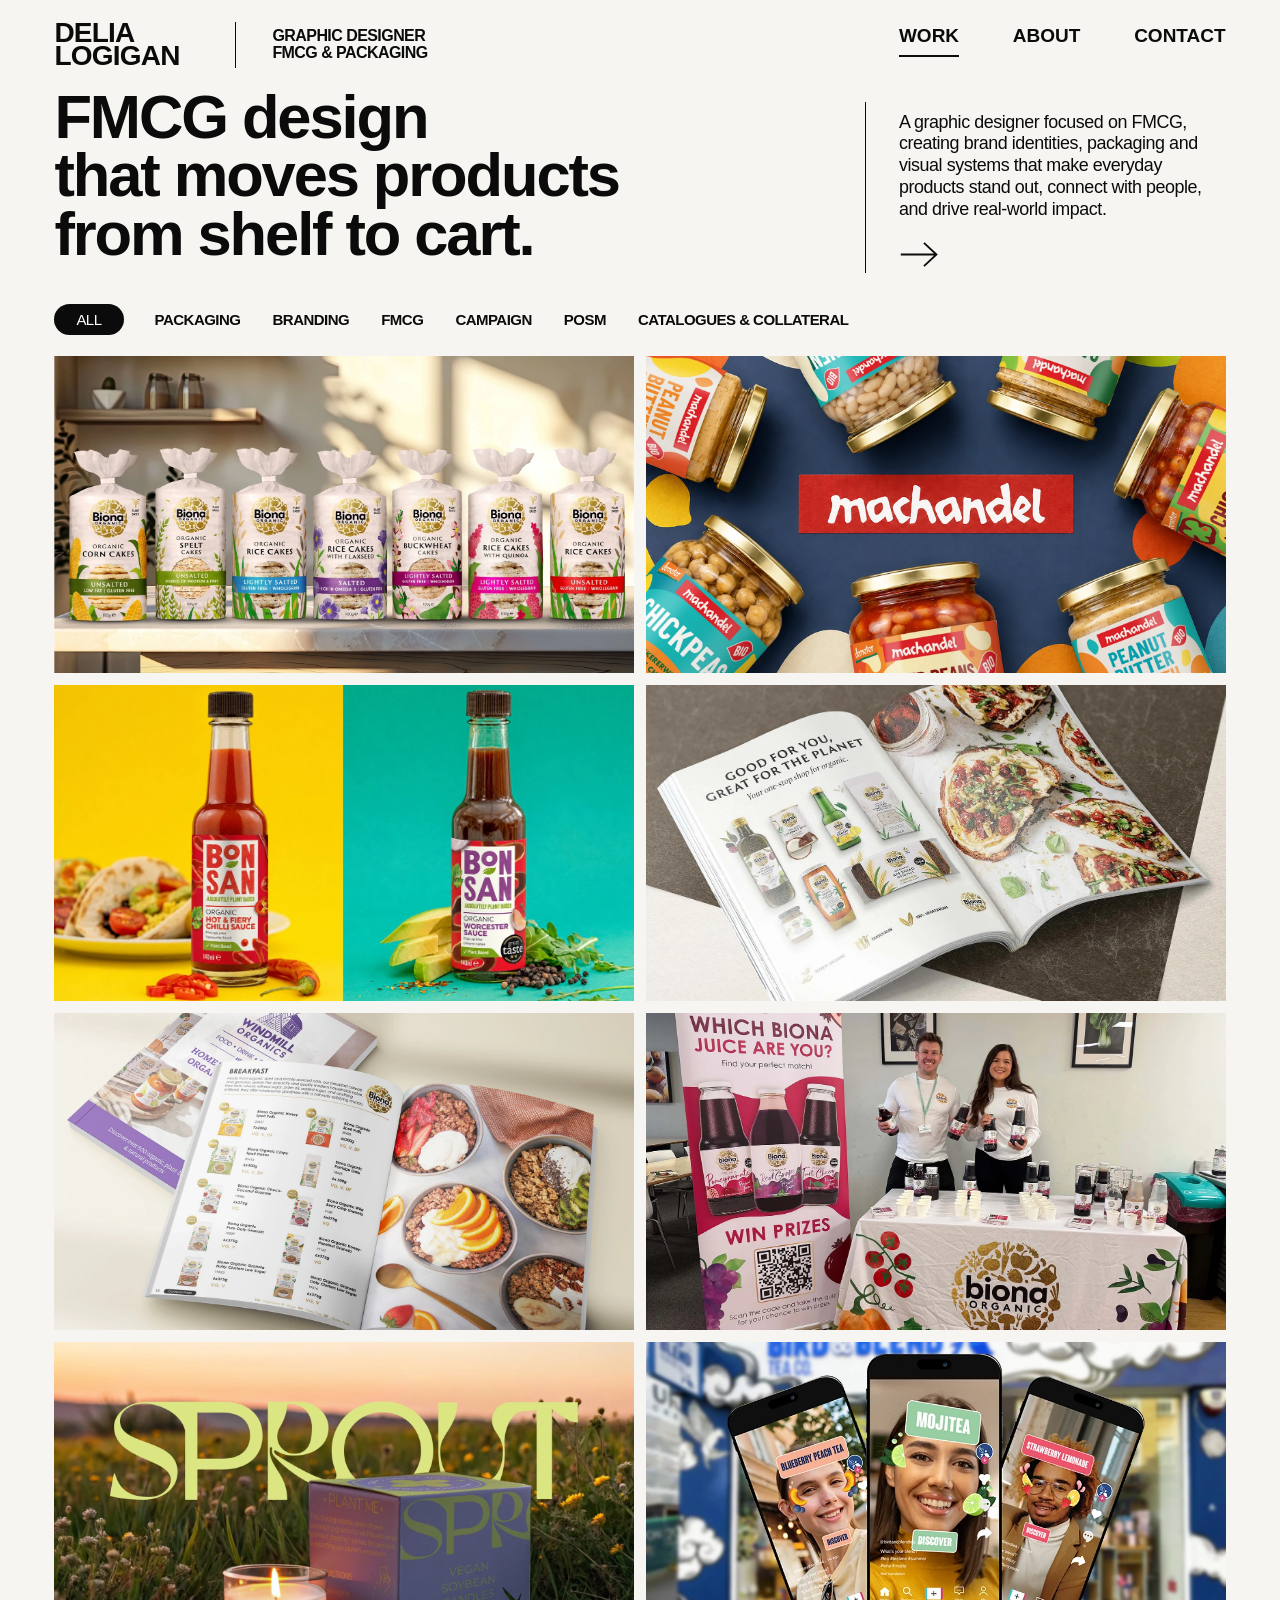
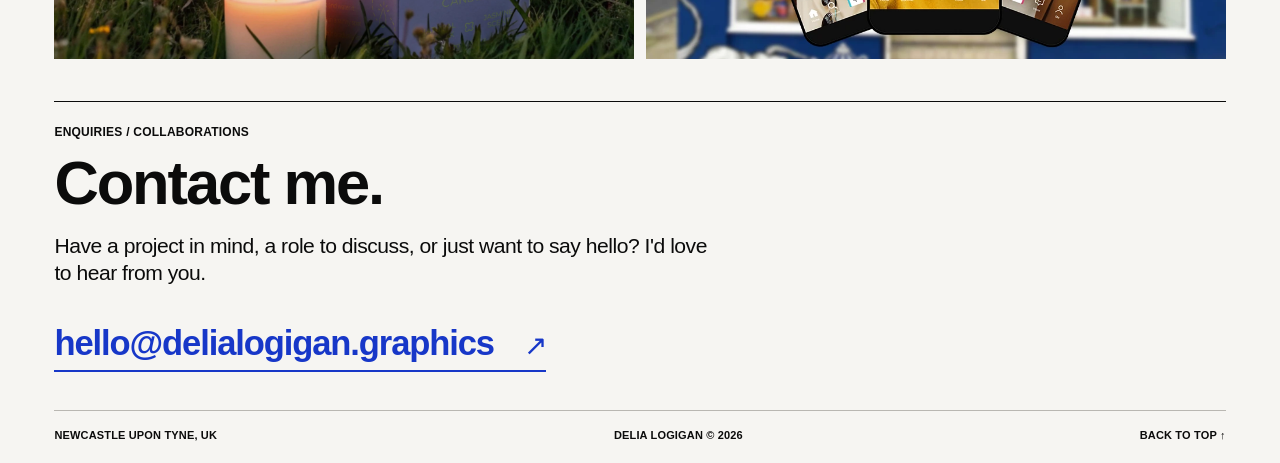
<file: index.html>
<!doctype html>
<html lang="en" data-type="service" data-motion="quiet">
<head>
  <meta charset="UTF-8">
  <meta name="viewport" content="width=device-width, initial-scale=1">
  <meta name="page-type" content="service">
  <meta name="site-kind" content="other">
  <meta name="theme-color" content="#f6f5f2">
  <meta name="description" content="Delia Logigan — graphic designer specialising in FMCG, packaging, branding, catalogues and marketing collateral.">
  <meta property="og:title" content="Delia Logigan — Graphic Designer">
  <meta property="og:description" content="FMCG design that moves products from shelf to cart.">
  <title>Delia Logigan — Graphic Designer · FMCG &amp; Packaging</title>
  <link rel="icon" type="image/svg+xml" href="assets/favicon.svg">
  <link rel="stylesheet" href="styles.css">
  <script defer src="content.js"></script>
  <script defer src="site.js"></script>
</head>
<body id="top">
  <a class="skip" href="#work">Skip to selected work</a>
  <div class="page-shell">
    <header class="site-header">
      <a class="name-mark" href="./" aria-label="Delia Logigan home"><span>DELIA</span><span>LOGIGAN</span></a>
      <div class="role-mark" aria-label="Graphic designer, FMCG and packaging">
        <span data-role1>GRAPHIC DESIGNER</span>
        <span data-role2>FMCG &amp; PACKAGING</span>
      </div>
      <nav class="nav" aria-label="Main navigation">
        <a class="current" href="#work" aria-current="page">WORK</a>
        <a href="./about.html">ABOUT</a>
        <a href="#contact">CONTACT</a>
      </nav>
    </header>

    <main>
      <section class="hero" id="about" aria-labelledby="hero-title" data-enter>
        <div class="hero-title-block">
          <h1 id="hero-title"><span>FMCG design</span><span>that moves products</span><span>from shelf to cart.</span></h1>
        </div>
        <div class="hero-aside">
          <p id="intro">A graphic designer focused on FMCG, creating brand identities, packaging and visual systems that make everyday products stand out, connect with people, and drive real-world impact.</p>
          <a class="hero-arrow" href="#work" aria-label="See selected work">
            <svg aria-hidden="true" width="41" height="29" viewBox="0 0 46 30" fill="none"><path d="M2 15H42M28 2l14 13-14 13" stroke="currentColor" stroke-width="2.1"/></svg>
          </a>
        </div>
      </section>

      <section class="work" id="work" aria-label="Selected projects">
        <div class="filters" role="group" aria-label="Filter projects" id="project-filters">
          <button class="filter active" type="button" data-filter="All" aria-pressed="true">ALL</button>
        </div>
        <p class="sr-only" id="filter-status" aria-live="polite"></p>
        <div class="project-grid" id="project-grid"></div>
      </section>
    </main>

    <footer class="contact-section" id="contact" aria-labelledby="contact-heading">
      <div class="contact-intro">
        <p class="contact-kicker">ENQUIRIES / COLLABORATIONS</p>
        <h2 id="contact-heading">Contact me.</h2>
        <p class="contact-description" id="contact-description">Have a project in mind, a role to discuss, or just want to say hello? I'd love to hear from you.</p>
      </div>
      <div class="contact-email" aria-label="Email contact">
        <a class="contact-email-link" id="contact-link" href="mailto:hello@delialogigan.graphics" aria-label="Email hello@delialogigan.graphics">
          <span id="contact-email-address">hello@delialogigan.graphics</span>
          <span class="contact-email-arrow" aria-hidden="true">↗</span>
        </a>
      </div>
      <div class="contact-bottom">
        <span id="footer-location">NEWCASTLE UPON TYNE, UK</span>
        <span>DELIA LOGIGAN © <span id="year">2026</span></span>
        <a href="#top" id="back-top">BACK TO TOP ↑</a>
      </div>
    </footer>
  </div>
</body>
</html>
</file>
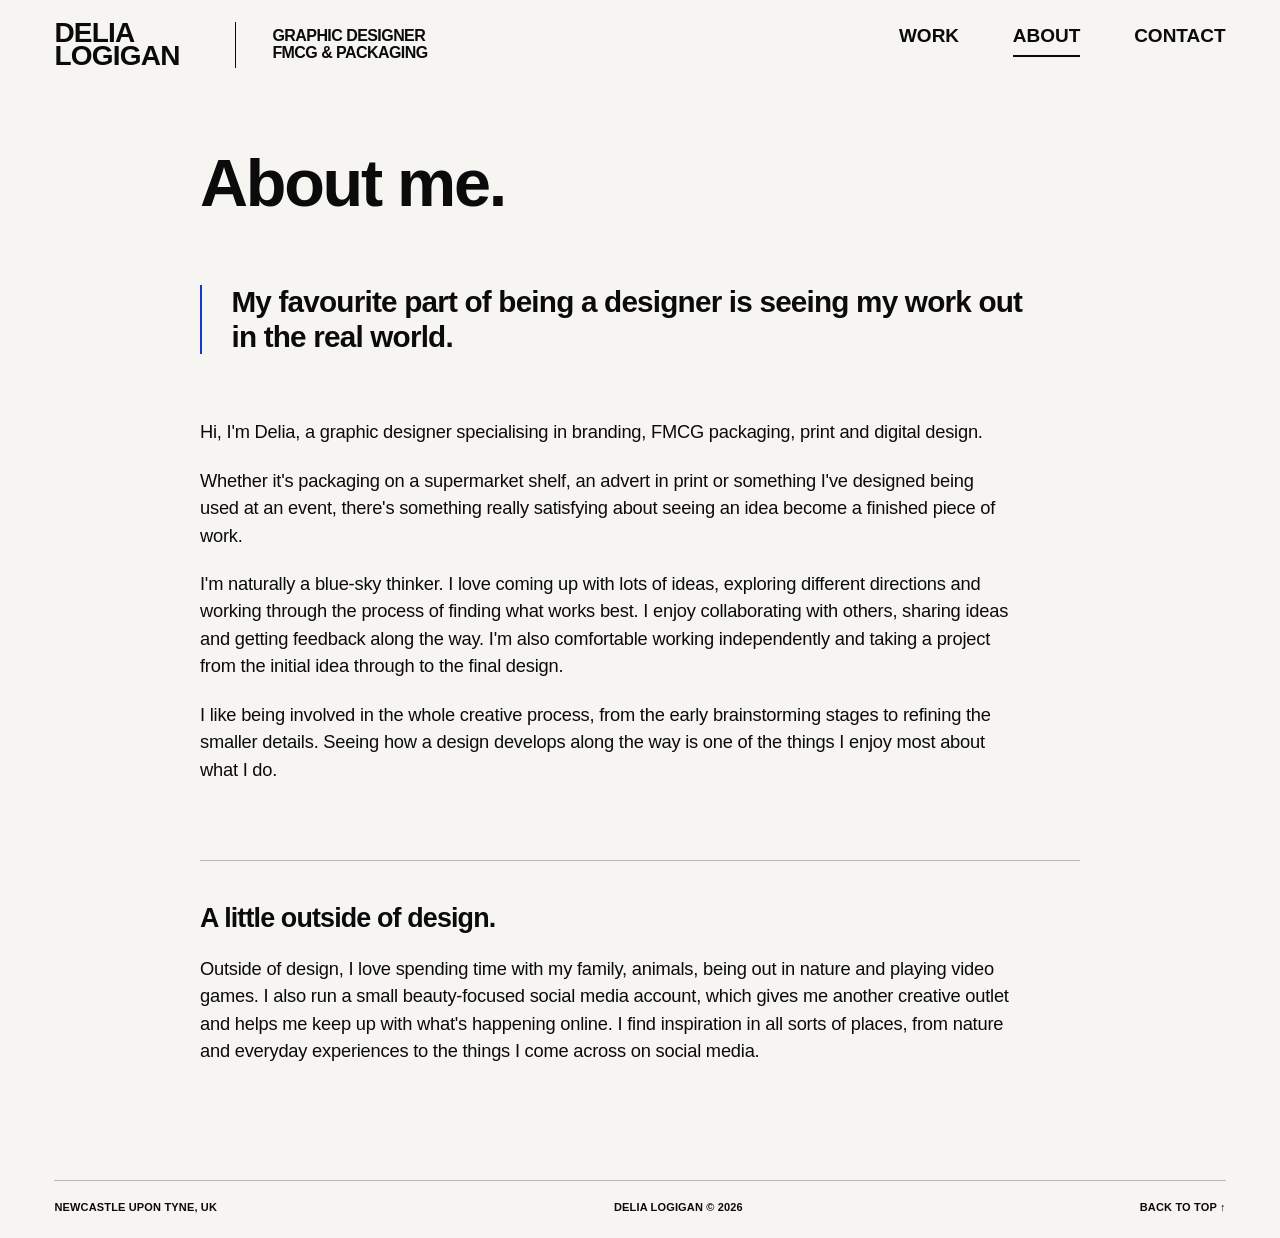
<file: about.html>
<!doctype html>
<html lang="en" data-type="service" data-motion="quiet">
<head>
  <meta charset="UTF-8">
  <meta name="viewport" content="width=device-width, initial-scale=1">
  <meta name="page-type" content="service">
  <meta name="site-kind" content="other">
  <meta name="theme-color" content="#f6f5f2">
  <meta name="description" content="About Delia Logigan, a graphic designer specialising in branding, FMCG packaging, print and digital design.">
  <meta property="og:title" content="About Me — Delia Logigan">
  <meta property="og:description" content="My favourite part of being a designer is seeing my work out in the real world.">
  <title>About Me — Delia Logigan</title>
  <link rel="icon" type="image/svg+xml" href="assets/favicon.svg">
  <link rel="stylesheet" href="styles.css">
  <link rel="stylesheet" href="about.css">
</head>
<body id="top">
  <a class="skip" href="#main">Skip to About Me</a>
  <div class="page-shell">
    <header class="site-header">
      <a class="name-mark" href="./" aria-label="Delia Logigan homepage"><span>DELIA</span><span>LOGIGAN</span></a>
      <div class="role-mark" aria-label="Graphic designer, FMCG and packaging"><span>GRAPHIC DESIGNER</span><span>FMCG &amp; PACKAGING</span></div>
      <nav class="nav" aria-label="Main navigation">
        <a href="./#work">WORK</a>
        <a class="current" href="./about.html" aria-current="page">ABOUT</a>
        <a href="./#contact">CONTACT</a>
      </nav>
    </header>
    <main class="about-main" id="main">
      <header class="about-heading" data-enter>
        <h1>About me.</h1>
      </header>
      <div class="about-readable">
        <section class="about-opening" aria-label="My approach to design">
          <p class="about-statement">My favourite part of being a designer is seeing my work out in the real world.</p>
        </section>
        <section class="about-story" aria-label="My experience and creative process">
          <p>Hi, I'm Delia, a graphic designer specialising in branding, FMCG packaging, print and digital design.</p>
          <p>Whether it's packaging on a supermarket shelf, an advert in print or something I've designed being used at an event, there's something really satisfying about seeing an idea become a finished piece of work.</p>
          <p>I'm naturally a blue-sky thinker. I love coming up with lots of ideas, exploring different directions and working through the process of finding what works best. I enjoy collaborating with others, sharing ideas and getting feedback along the way. I'm also comfortable working independently and taking a project from the initial idea through to the final design.</p>
          <p>I like being involved in the whole creative process, from the early brainstorming stages to refining the smaller details. Seeing how a design develops along the way is one of the things I enjoy most about what I do.</p>
        </section>
        <section class="about-personal" aria-labelledby="personal-heading">
          <h2 id="personal-heading">A little outside of design.</h2>
          <p>Outside of design, I love spending time with my family, animals, being out in nature and playing video games. I also run a small beauty-focused social media account, which gives me another creative outlet and helps me keep up with what's happening online. I find inspiration in all sorts of places, from nature and everyday experiences to the things I come across on social media.</p>
        </section>
      </div>
    </main>
    <footer class="about-footer">
      <span>NEWCASTLE UPON TYNE, UK</span>
      <span>DELIA LOGIGAN © 2026</span>
      <a href="#top">BACK TO TOP ↑</a>
    </footer>
  </div>
</body>
</html>
</file>
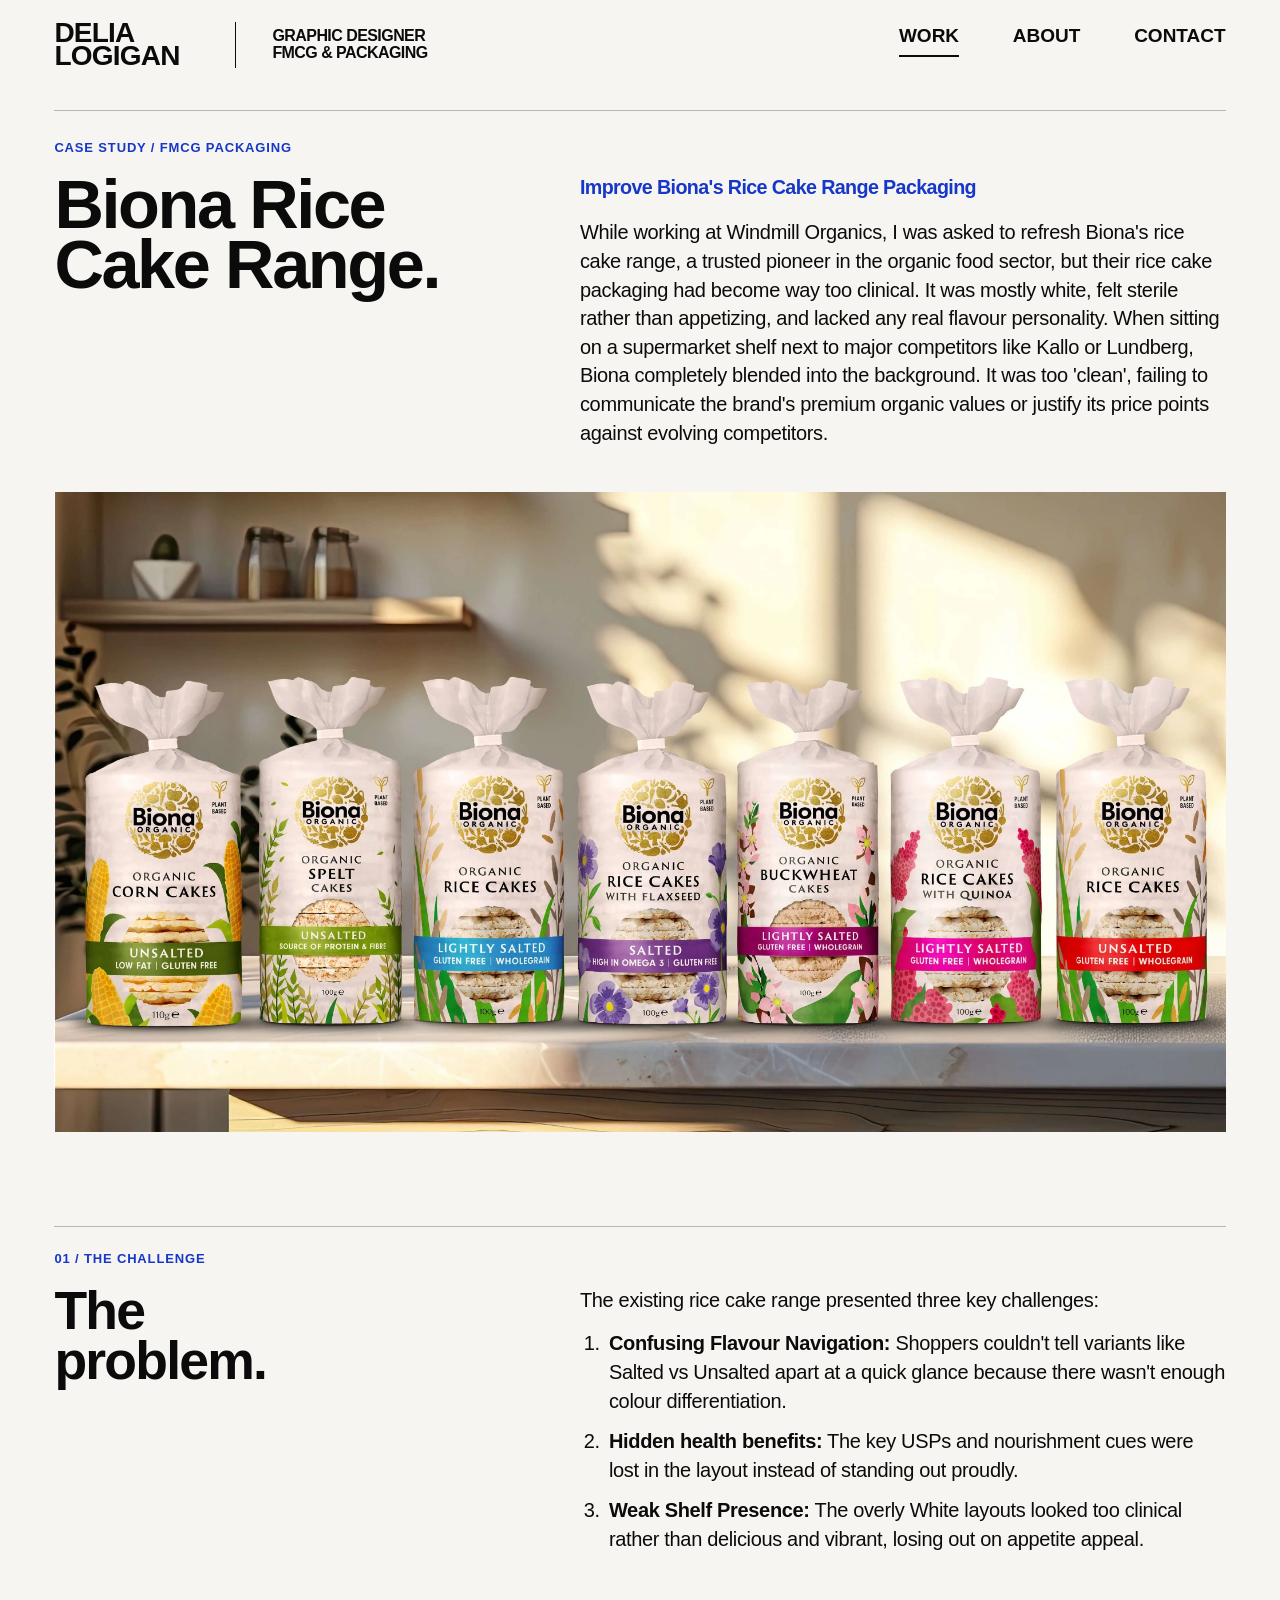
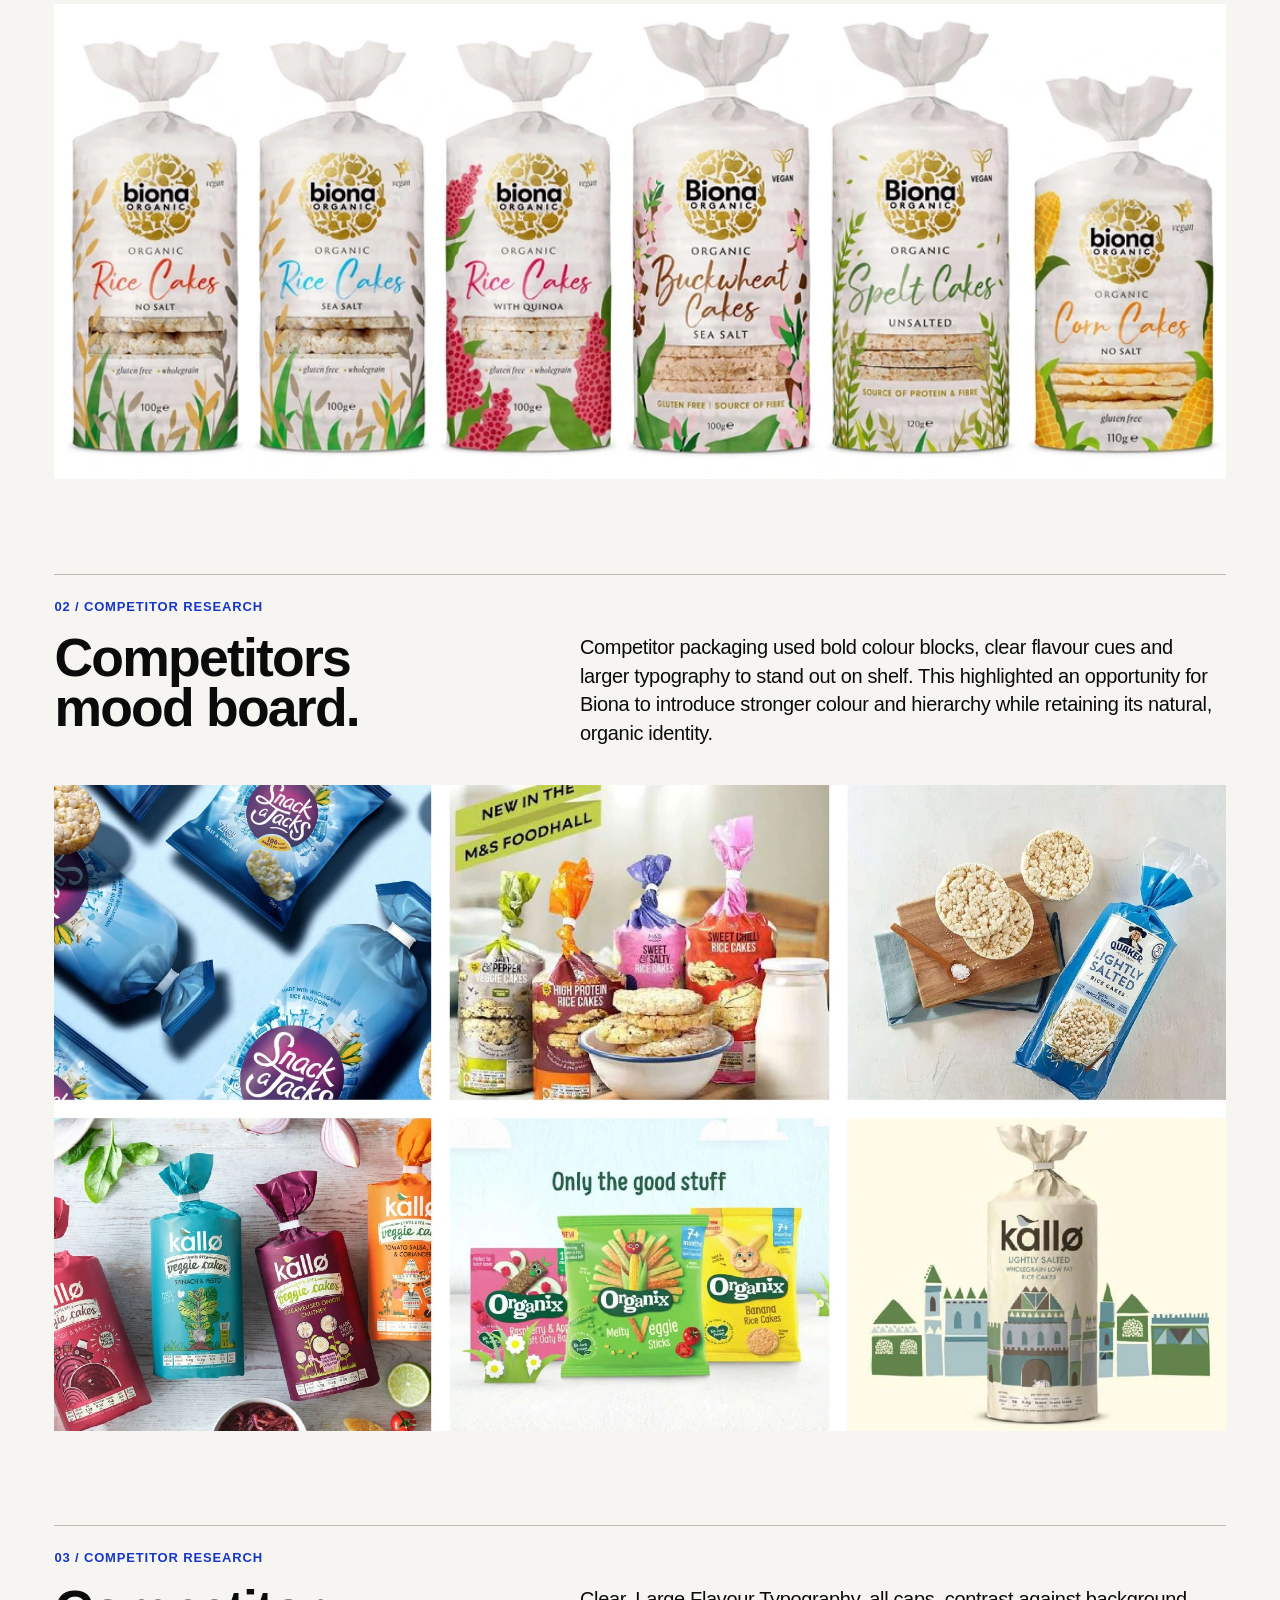
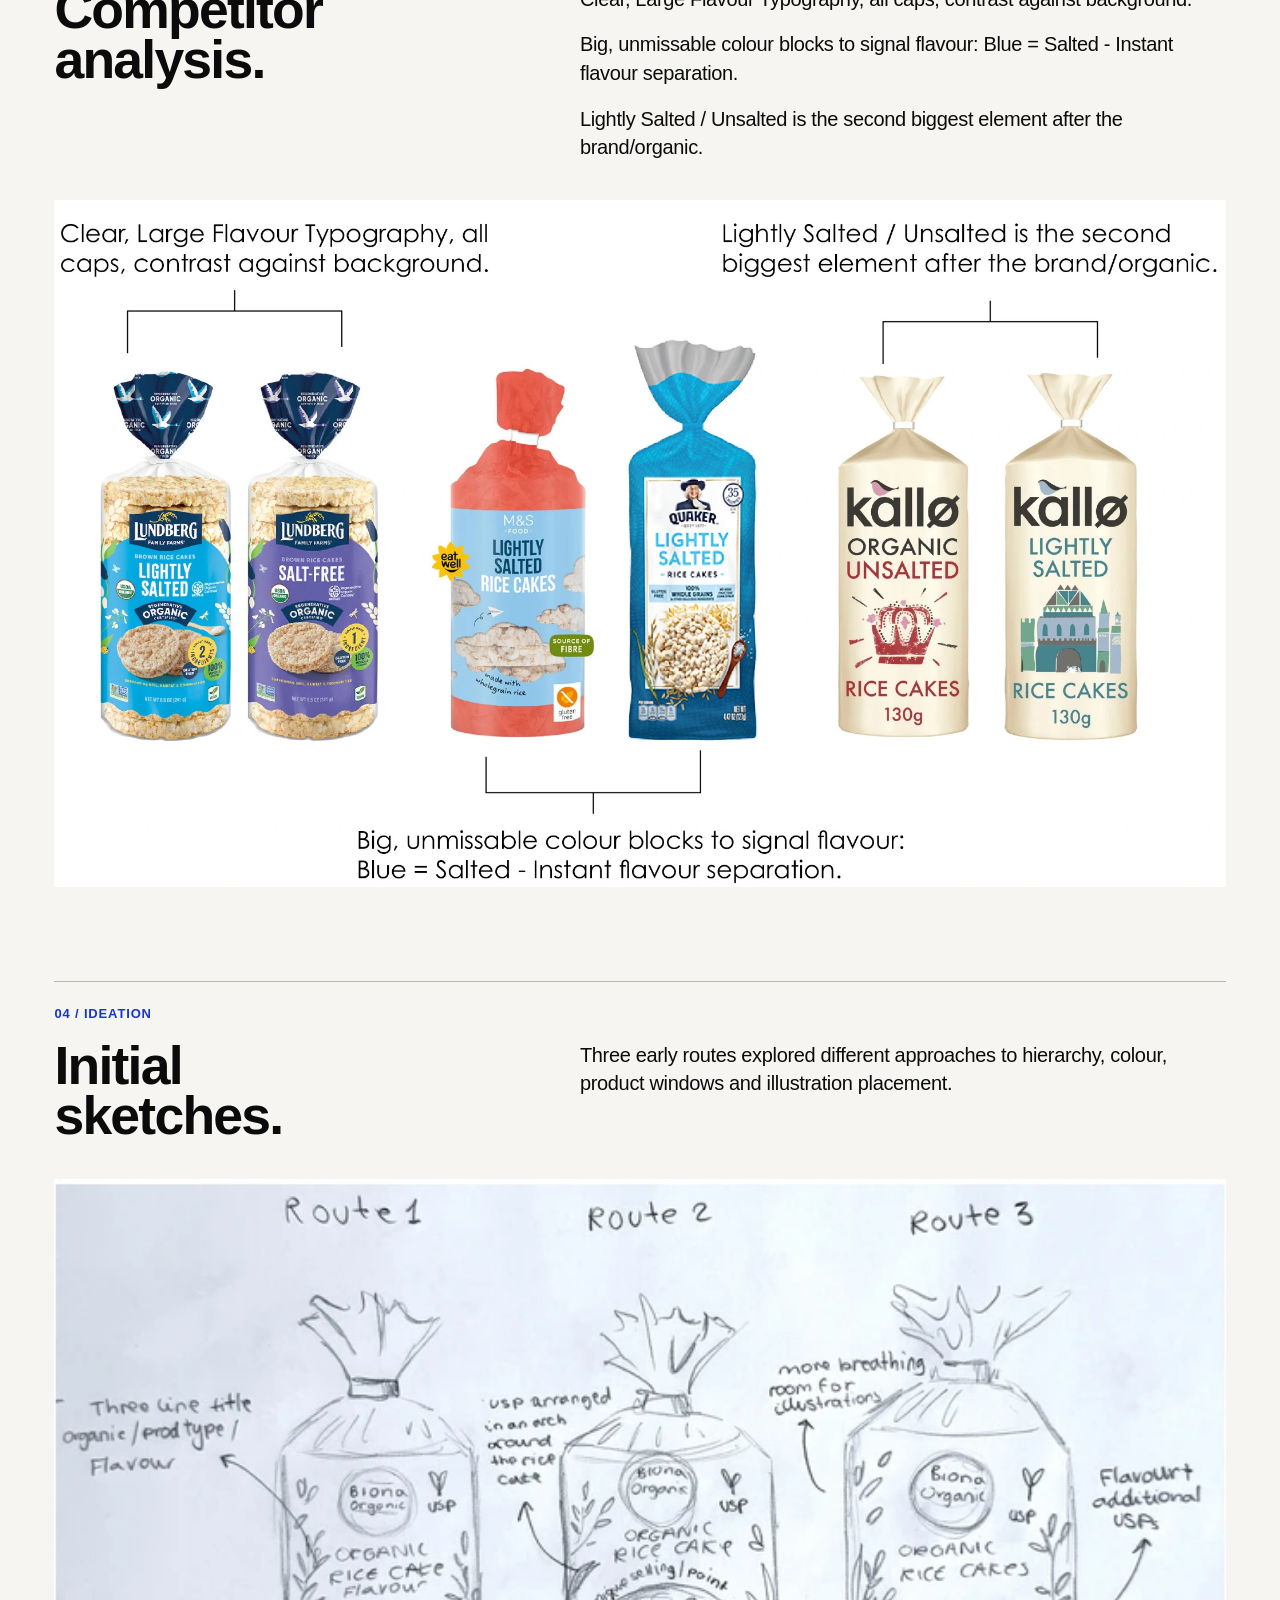
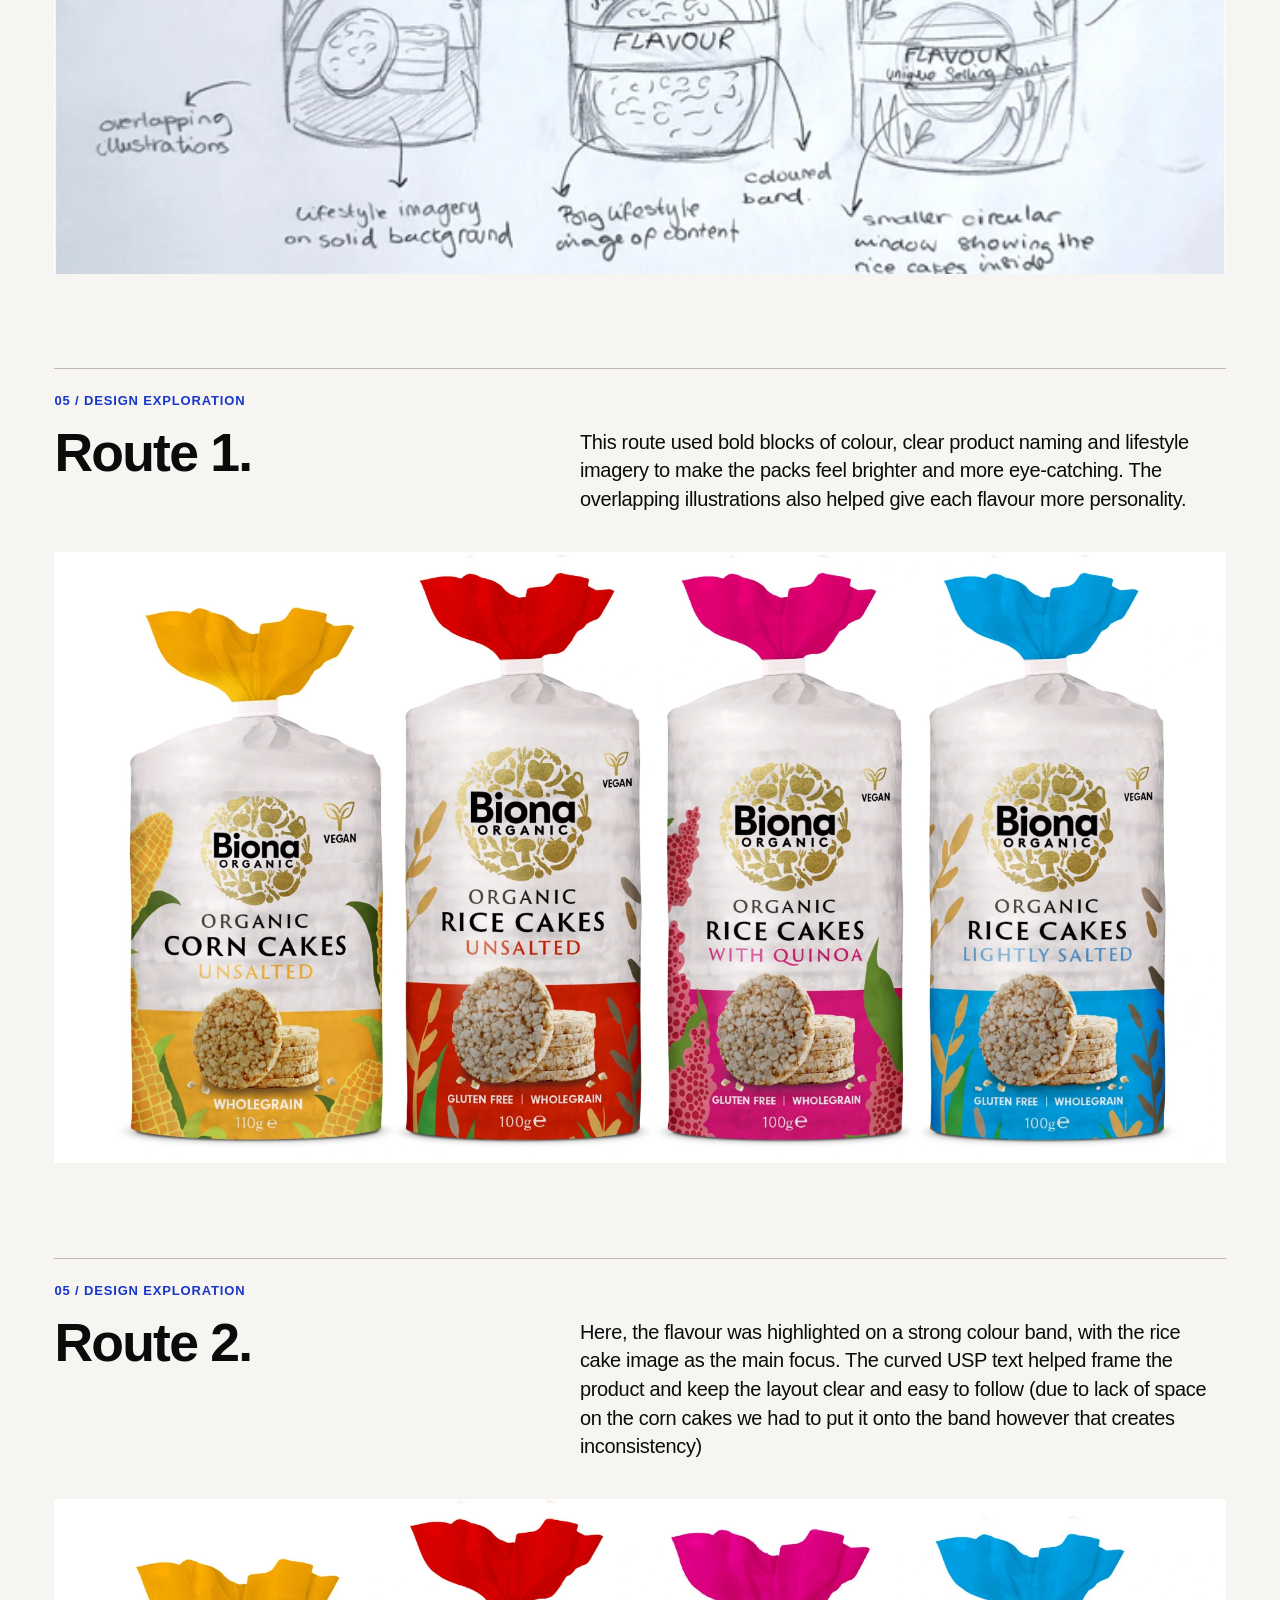
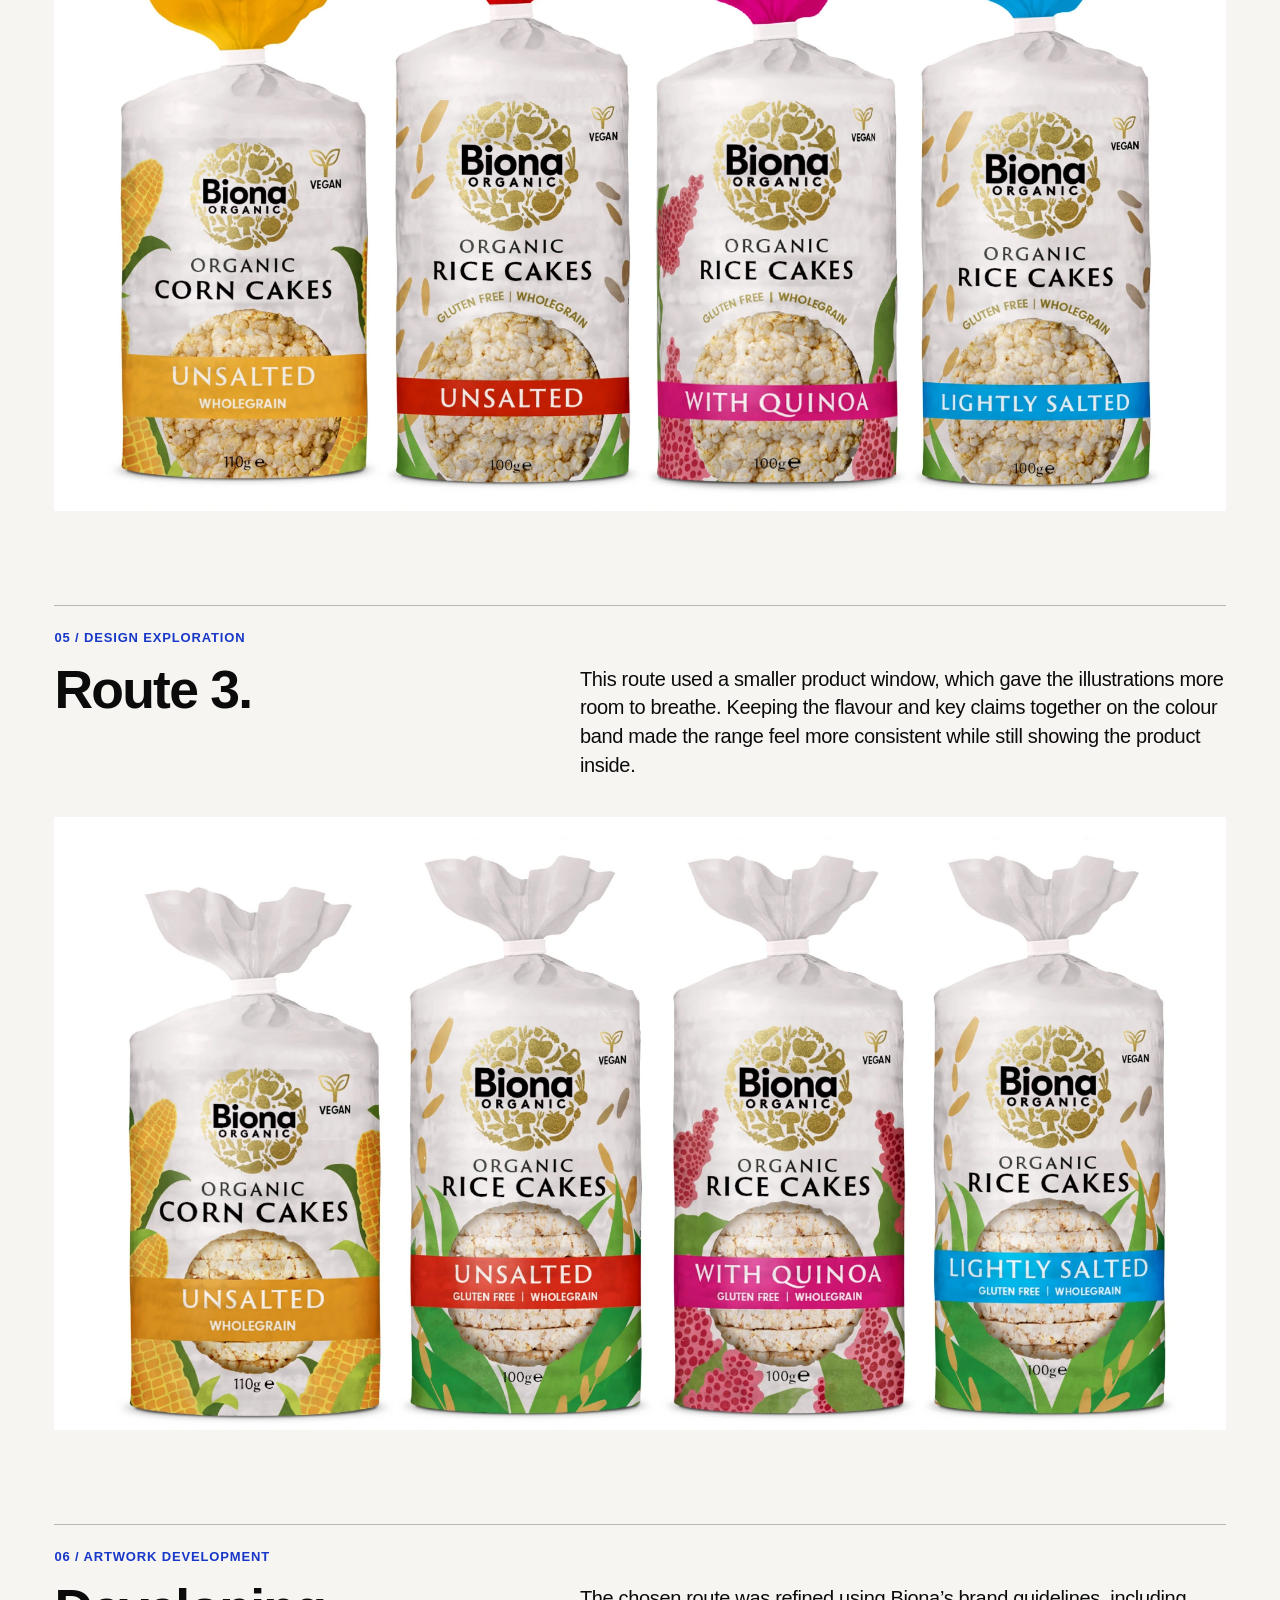
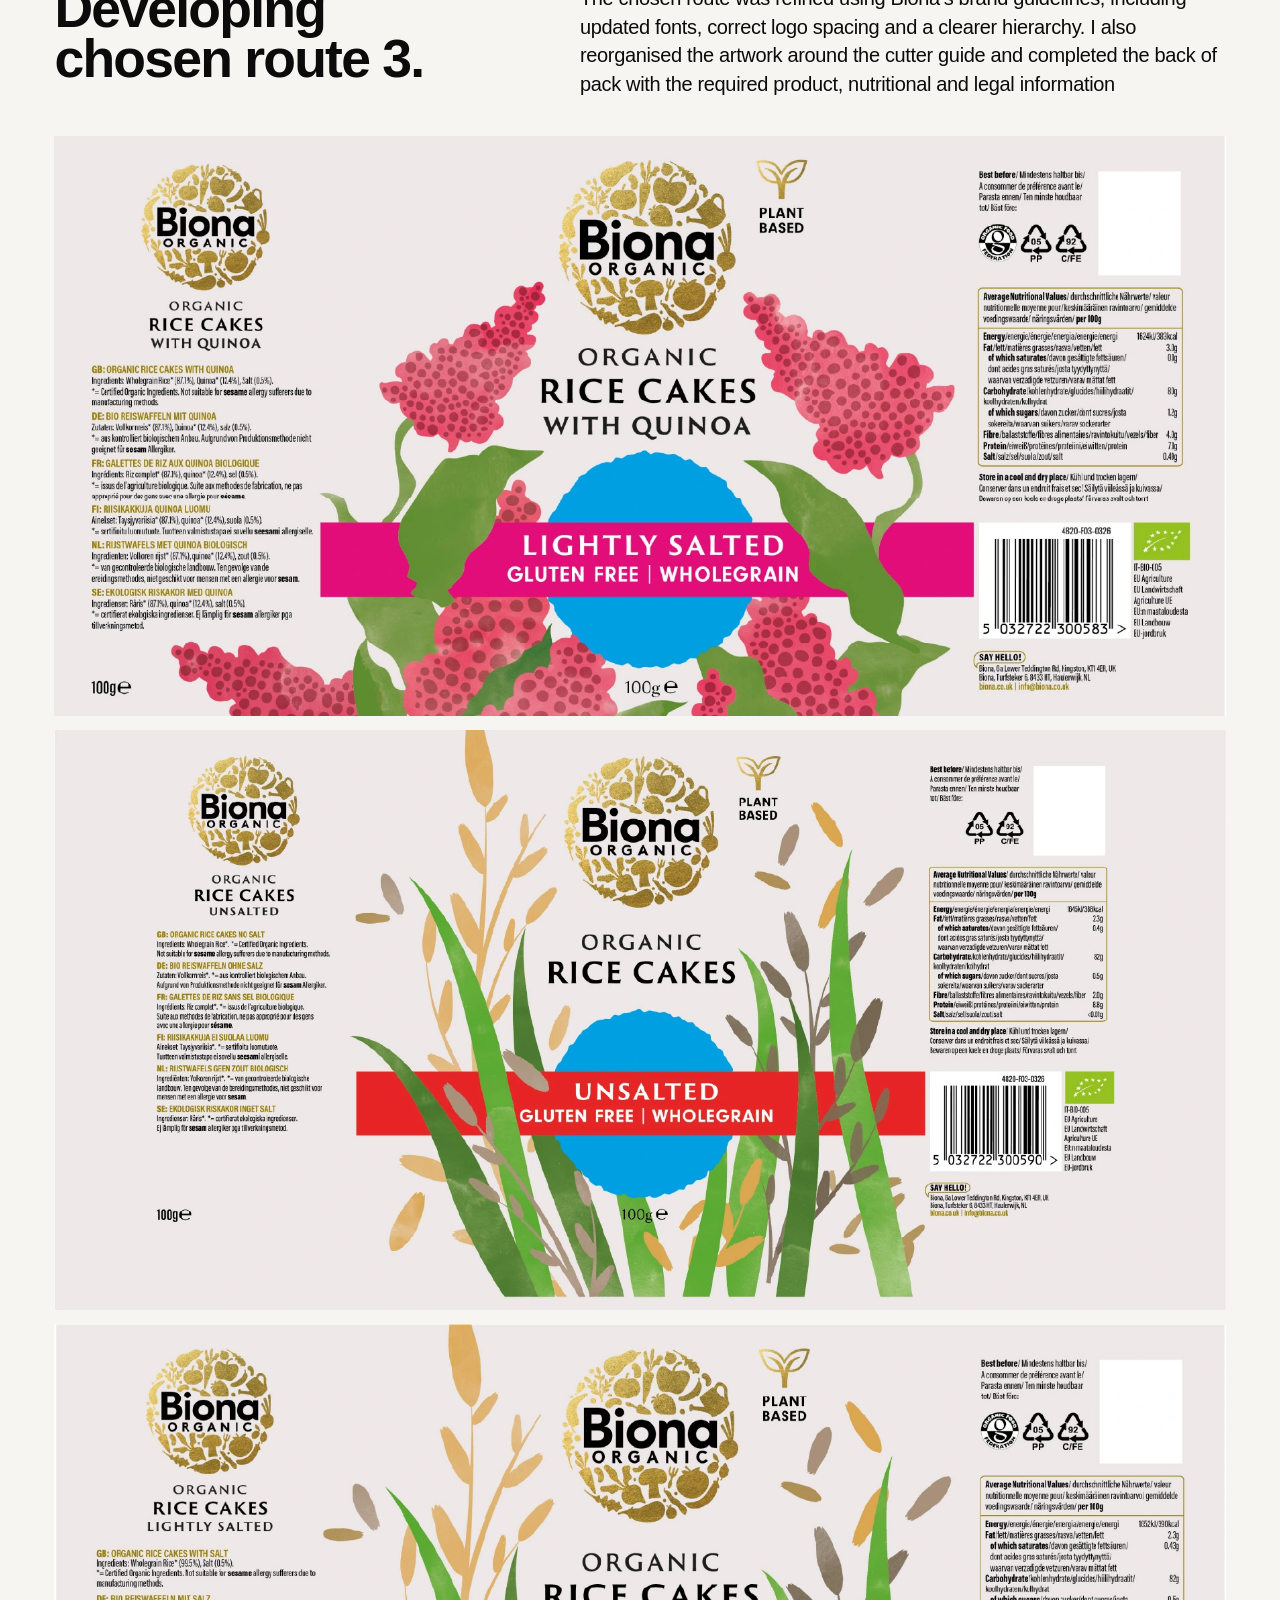
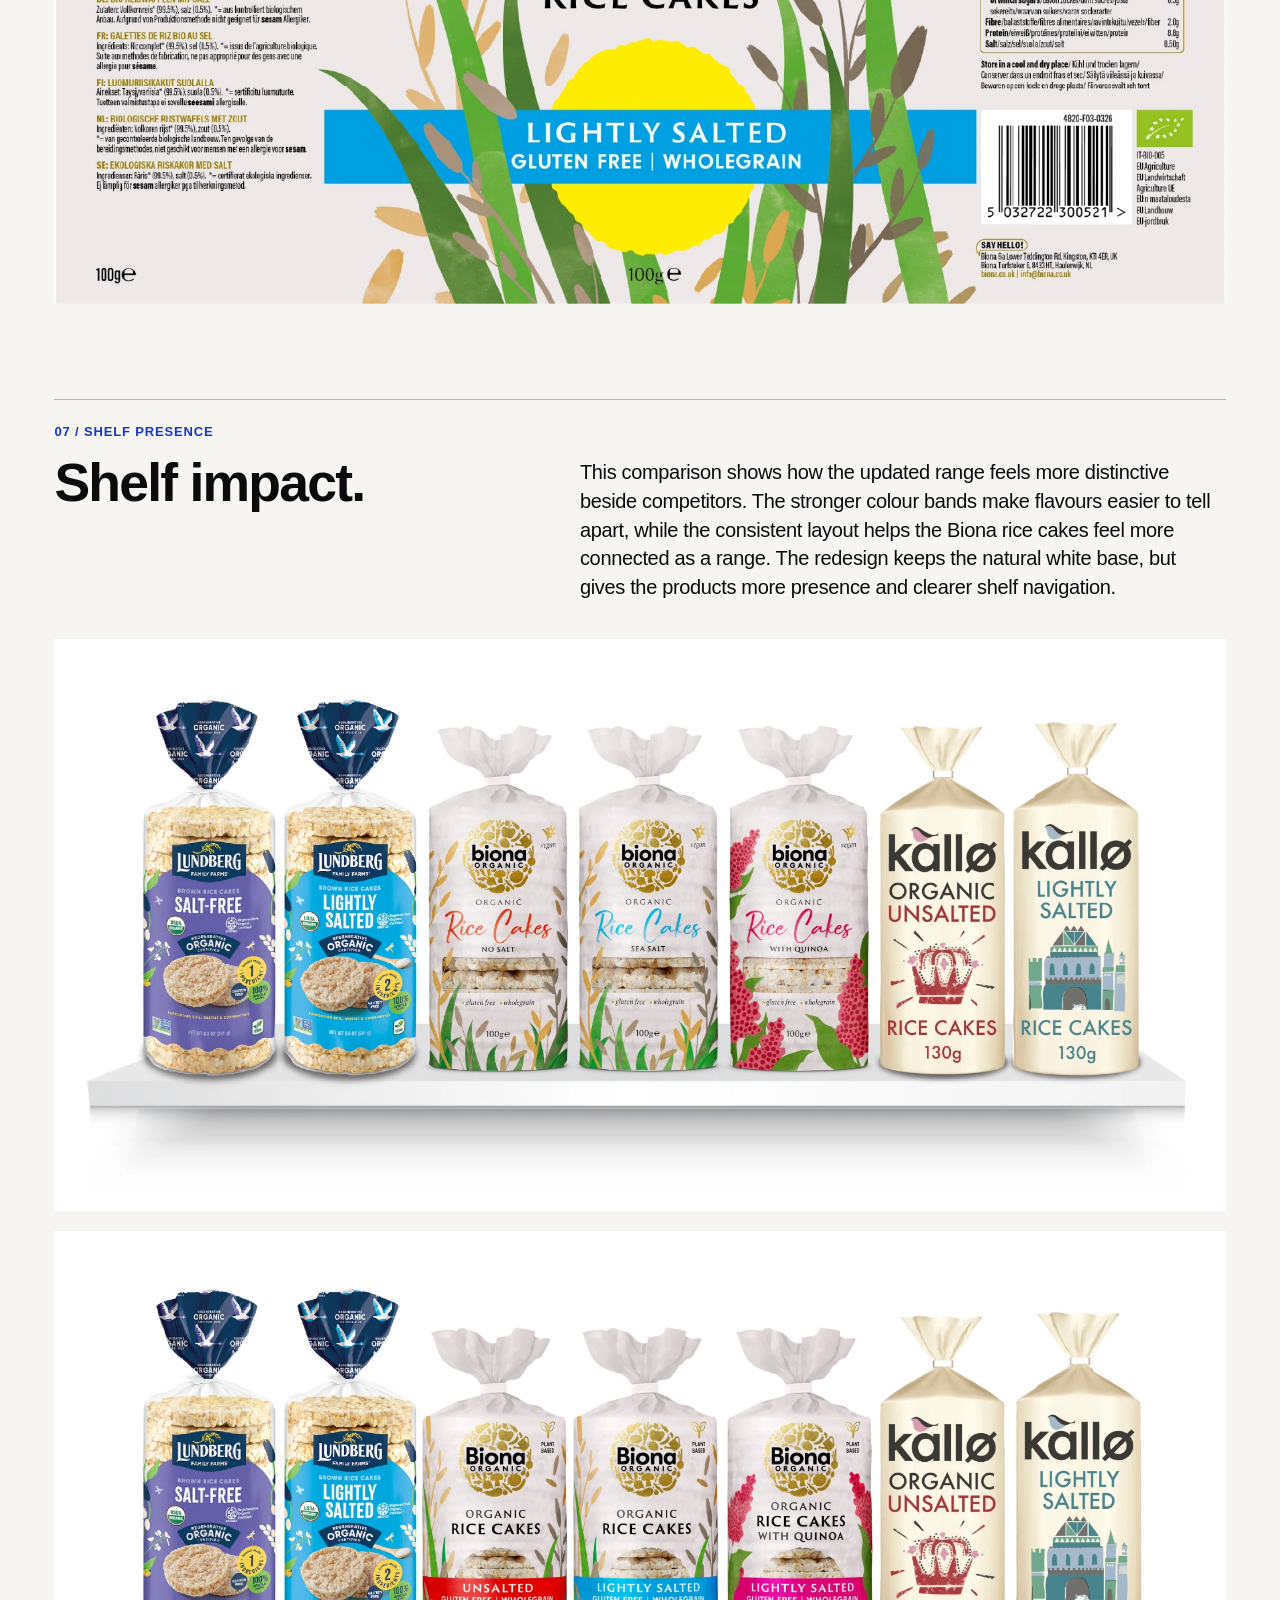
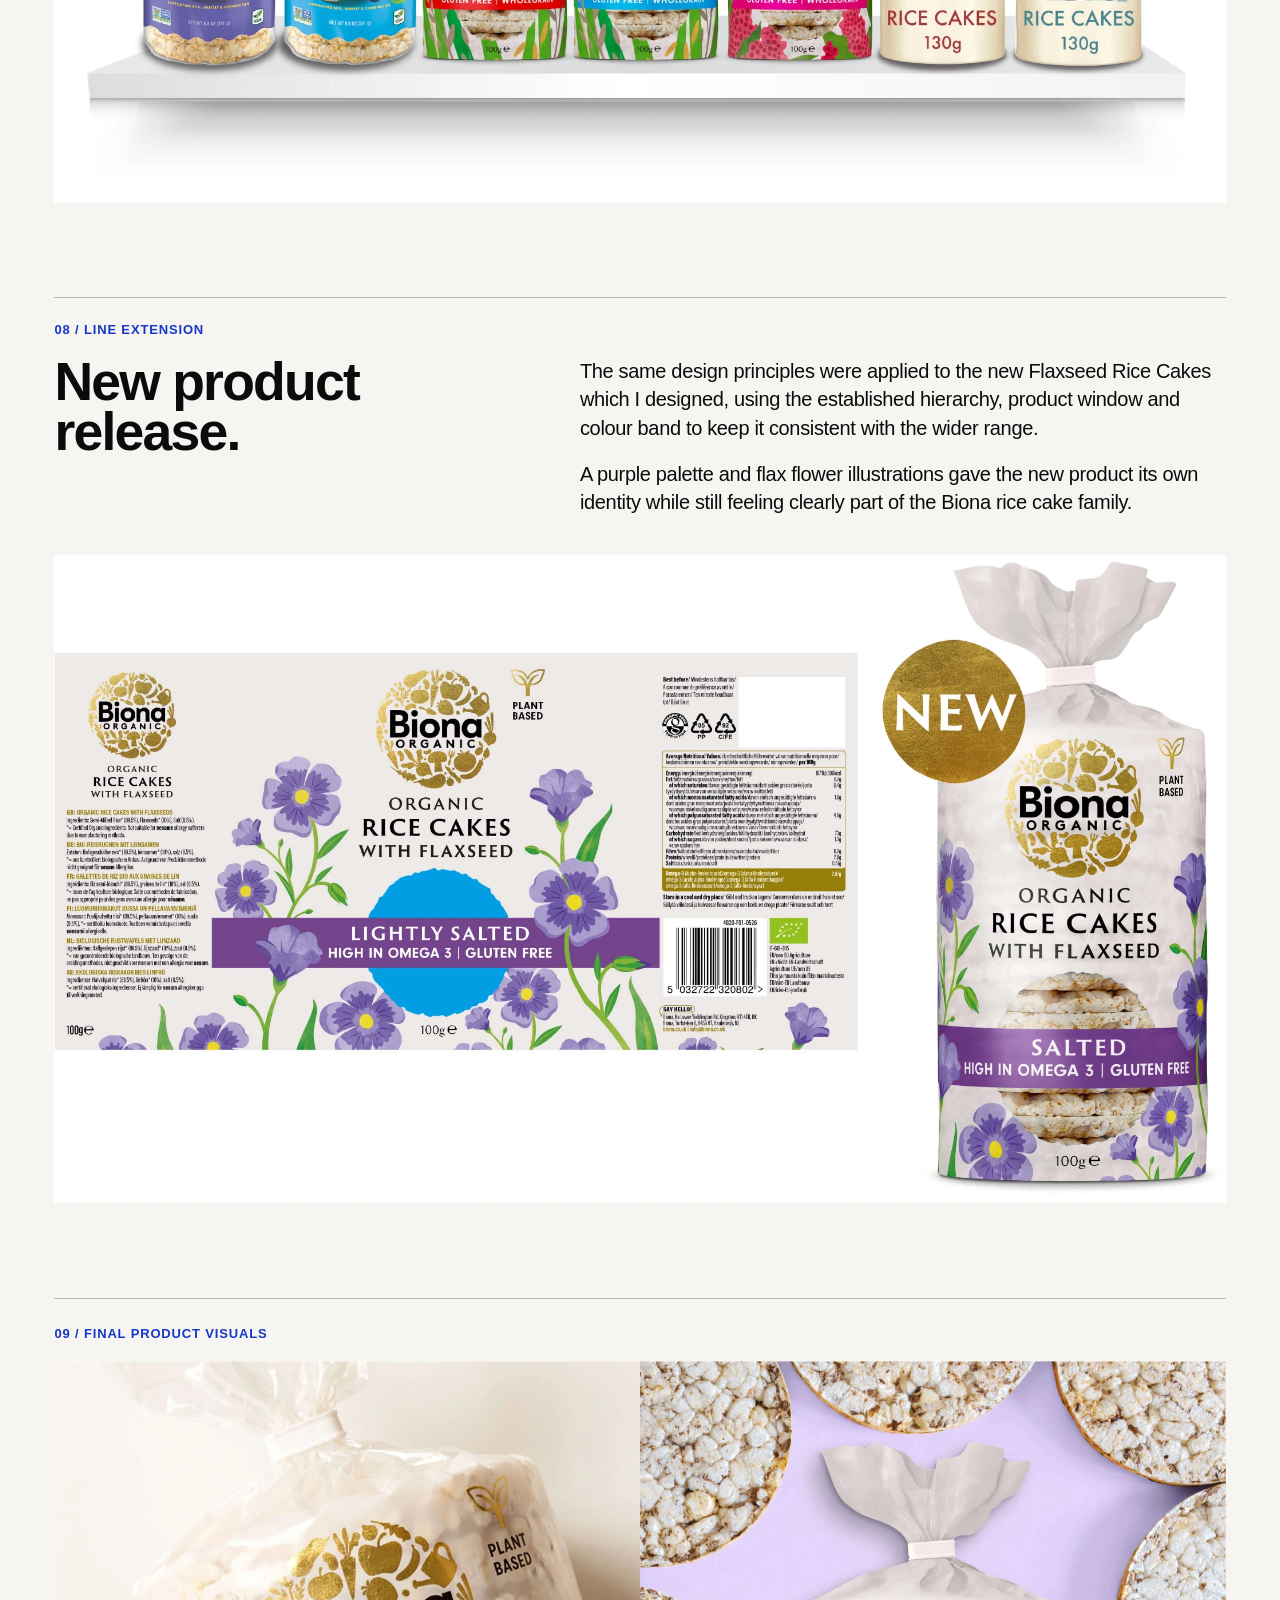
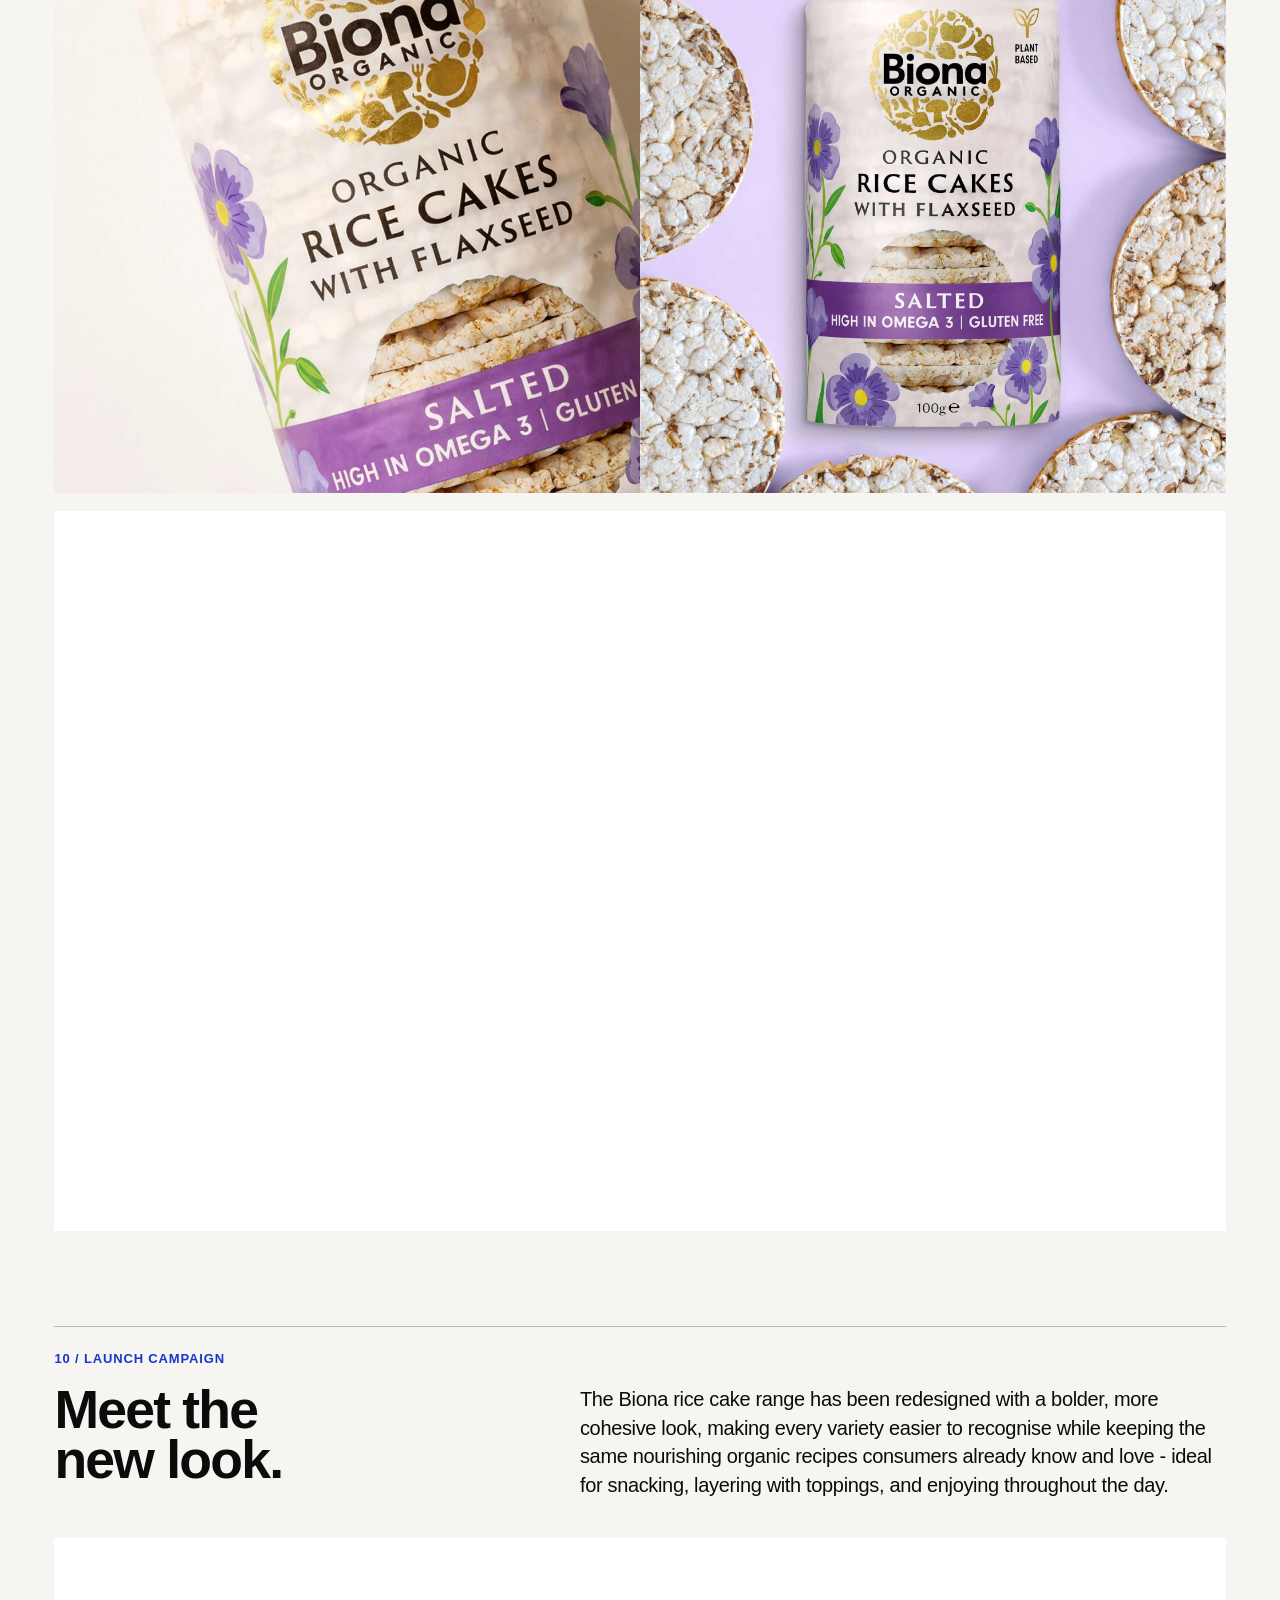
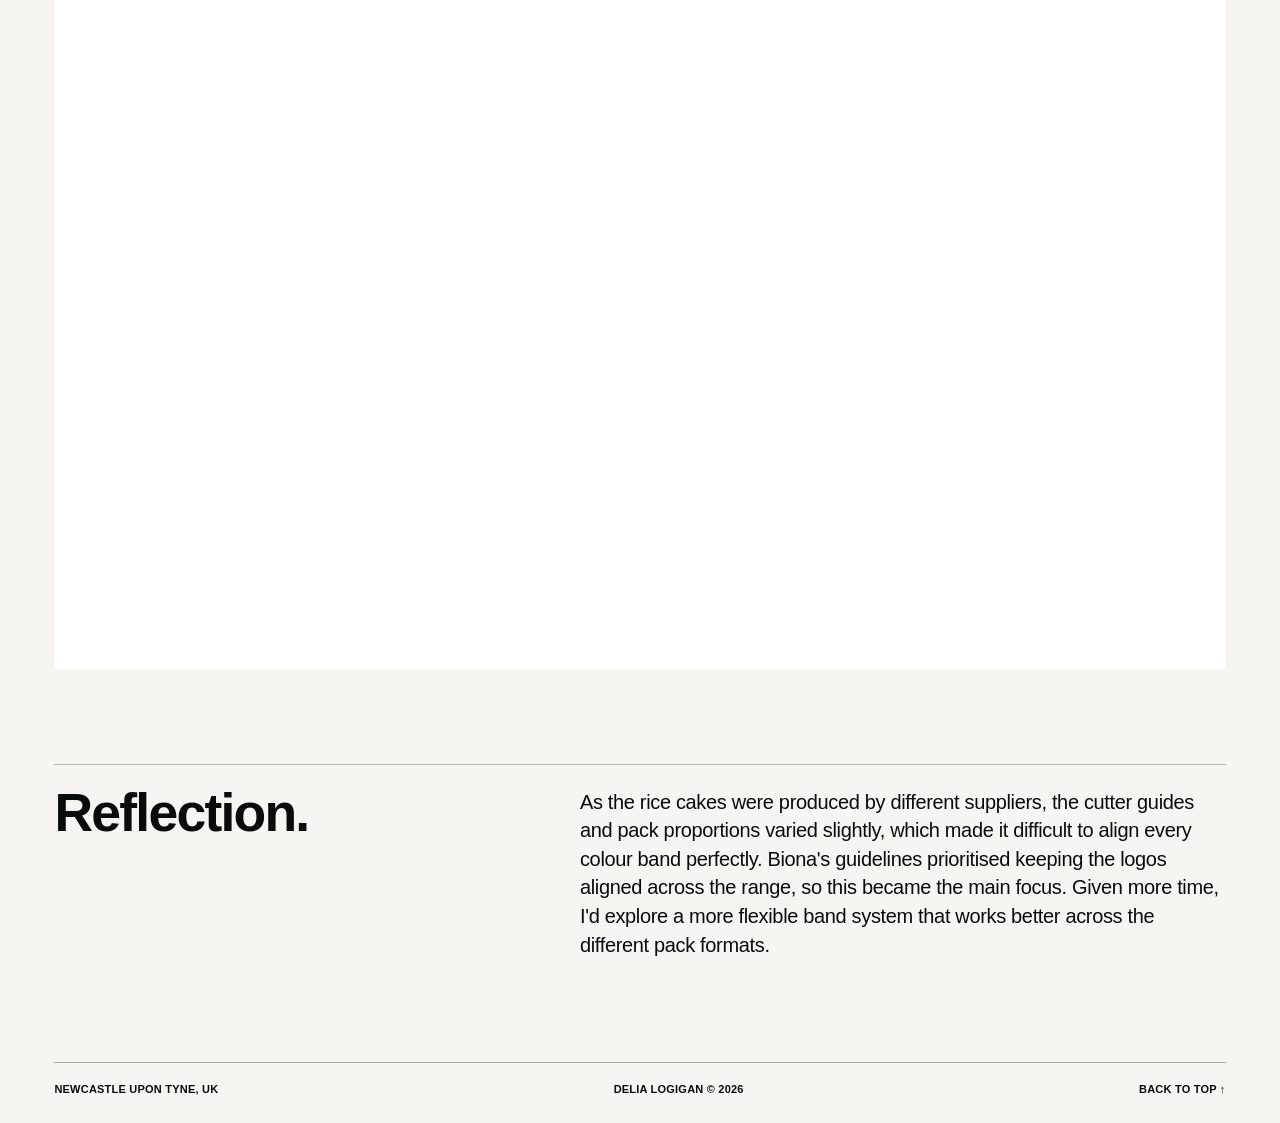
<file: biona-rice-cakes.html>
<!doctype html>
<html lang="en" data-type="service" data-motion="quiet">
<head>
  <meta charset="UTF-8">
  <meta name="viewport" content="width=device-width, initial-scale=1">
  <meta name="page-type" content="service">
  <meta name="site-kind" content="other">
  <meta name="theme-color" content="#f6f5f2">
  <meta name="description" content="Biona Rice Cake Range — packaging refresh case study by Delia Logigan. Original range, competitor research, three creative routes, shelf impact and line extension.">
  <meta property="og:title" content="Biona Rice Cake Range — Delia Logigan">
  <meta property="og:description" content="Improving flavour navigation and shelf presence for the Biona Organic rice cake range.">
  <title>Biona Rice Cake Range — Delia Logigan</title>
  <link rel="icon" type="image/svg+xml" href="assets/favicon.svg">
  <link rel="stylesheet" href="styles.css">
  <link rel="stylesheet" href="biona-case.css">
</head>
<body id="top">
<a class="skip" href="#main">Skip to case study</a>
<div class="page-shell">
  <header class="site-header">
    <a class="name-mark" href="./" aria-label="Delia Logigan homepage"><span>DELIA</span><span>LOGIGAN</span></a>
    <div class="role-mark"><span>GRAPHIC DESIGNER</span><span>FMCG &amp; PACKAGING</span></div>
    <nav class="nav" aria-label="Main navigation">
      <a class="current" href="./#work">WORK</a><a href="./about.html">ABOUT</a><a href="./#contact">CONTACT</a>
    </nav>
  </header>
  <main id="main" class="bc-main">
    <!-- INTRO: left title, full original story at right; wide original product photograph below -->
    <section class="bc-intro" aria-labelledby="case-title" data-enter>
      <p class="bc-index">CASE STUDY / FMCG PACKAGING</p>
      <div class="bc-split bc-intro-split">
        <h1 id="case-title">Biona Rice<br>Cake Range<span class="bc-dot">.</span></h1>
        <div class="bc-intro-text">
          <h2>Improve Biona's Rice Cake Range Packaging</h2>
          <p>While working at Windmill Organics, I was asked to refresh Biona's rice cake range, a trusted pioneer in the organic food sector, but their rice cake packaging had become way too clinical. It was mostly white, felt sterile rather than appetizing, and lacked any real flavour personality. When sitting on a supermarket shelf next to major competitors like Kallo or Lundberg, Biona completely blended into the background. It was too 'clean', failing to communicate the brand's premium organic values or justify its price points against evolving competitors.</p>
        </div>
      </div>
      <div class="bc-media bc-photo bc-hero"><img src="assets/case-rice-cakes/01-hero.webp" alt="Seven redesigned Biona rice cake packs on the kitchen counter" fetchpriority="high" decoding="async"></div>
    </section>

    <!-- PROBLEM: precise hiring-focused rationale with the complete original three points -->
    <section class="bc-section" aria-labelledby="problem-title">
      <p class="bc-index">01 / THE CHALLENGE</p>
      <div class="bc-split bc-chapter-heading">
        <h2 class="bc-display" id="problem-title">The<br>problem<span class="bc-dot">.</span></h2>
        <div class="bc-copy"><p>The existing rice cake range presented three key challenges:</p>
          <ol>
            <li><strong>Confusing Flavour Navigation:</strong> Shoppers couldn't tell variants like Salted vs Unsalted apart at a quick glance because there wasn't enough colour differentiation.</li>
            <li><strong>Hidden health benefits:</strong> The key USPs and nourishment cues were lost in the layout instead of standing out proudly.</li>
            <li><strong>Weak Shelf Presence:</strong> The overly White layouts looked too clinical rather than delicious and vibrant, losing out on appetite appeal.</li>
          </ol>
        </div>
      </div>
      <div class="bc-media bc-contain"><img src="assets/case-rice-cakes/02-original-range.webp" loading="lazy" decoding="async" alt="The Biona rice cake range before redesign, six product packs on a white background"></div>
    </section>

    <!-- MOOD BOARD -->
    <section class="bc-section" aria-labelledby="mood-title">
      <p class="bc-index">02 / COMPETITOR RESEARCH</p>
      <div class="bc-split bc-chapter-heading">
        <h2 class="bc-display" id="mood-title">Competitors<br>mood board<span class="bc-dot">.</span></h2>
        <div class="bc-copy"><p>Competitor packaging used bold colour blocks, clear flavour cues and larger typography to stand out on shelf. This highlighted an opportunity for Biona to introduce stronger colour and hierarchy while retaining its natural, organic identity.</p></div>
      </div>
      <div class="bc-media bc-contain bc-uncropped"><img src="assets/case-rice-cakes/03-competitor-moodboard.webp" loading="lazy" decoding="async" alt="Six competitor packaging mood board images arranged in a three by two grid"></div>
    </section>

    <!-- ANALYSIS: native annotations preserved and legible -->
    <section class="bc-section" aria-labelledby="analysis-title">
      <p class="bc-index">03 / COMPETITOR RESEARCH</p>
      <div class="bc-split bc-chapter-heading">
        <h2 class="bc-display" id="analysis-title">Competitor<br>analysis<span class="bc-dot">.</span></h2>
        <div class="bc-copy"><p>Clear, Large Flavour Typography, all caps, contrast against background.</p>
          <p>Big, unmissable colour blocks to signal flavour: Blue = Salted - Instant flavour separation.</p>
          <p>Lightly Salted / Unsalted is the second biggest element after the brand/organic.</p></div>
      </div>
      <div class="bc-media bc-contain bc-uncropped"><img src="assets/case-rice-cakes/04-competitor-analysis.webp" loading="lazy" decoding="async" alt="Annotated competitor analysis of Lundberg, M and S, Quaker and Kallo packaging"></div>
    </section>

    <!-- IDEATION: large scans maintain the original handwriting -->
    <section class="bc-section" aria-labelledby="sketch-title">
      <p class="bc-index">04 / IDEATION</p>
      <div class="bc-split bc-chapter-heading">
        <h2 class="bc-display" id="sketch-title">Initial<br>sketches<span class="bc-dot">.</span></h2>
        <div class="bc-copy"><p>Three early routes explored different approaches to hierarchy, colour, product windows and illustration placement.</p></div>
      </div>
      <div class="bc-media bc-contain"><img src="assets/case-rice-cakes/05-sketches.webp" loading="lazy" decoding="async" alt="Hand drawn sketches comparing three early packaging routes"></div>
    </section>

    <!-- THREE ROUTES: each gets its own full-width visual -->
    <section class="bc-section" aria-labelledby="route1-title">
      <p class="bc-index">05 / DESIGN EXPLORATION</p>
      <div class="bc-split bc-chapter-heading">
        <h2 class="bc-display" id="route1-title">Route 1<span class="bc-dot">.</span></h2>
        <div class="bc-copy"><p>This route used bold blocks of colour, clear product naming and lifestyle imagery to make the packs feel brighter and more eye-catching. The overlapping illustrations also helped give each flavour more personality.</p></div>
      </div>
      <div class="bc-media bc-contain bc-uncropped"><img src="assets/case-rice-cakes/06-route-1.webp" loading="lazy" decoding="async" alt="Four Biona rice cake packaging mockups from concept route one"></div>
    </section>
    <section class="bc-section" aria-labelledby="route2-title">
      <p class="bc-index">05 / DESIGN EXPLORATION</p>
      <div class="bc-split bc-chapter-heading">
        <h2 class="bc-display" id="route2-title">Route 2<span class="bc-dot">.</span></h2>
        <div class="bc-copy"><p>Here, the flavour was highlighted on a strong colour band, with the rice cake image as the main focus. The curved USP text helped frame the product and keep the layout clear and easy to follow (due to lack of space on the corn cakes we had to put it onto the band however that creates inconsistency)</p></div>
      </div>
      <div class="bc-media bc-contain bc-uncropped"><img src="assets/case-rice-cakes/07-route-2.webp" loading="lazy" decoding="async" alt="Four Biona rice cake packaging mockups from concept route two"></div>
    </section>
    <section class="bc-section" aria-labelledby="route3-title">
      <p class="bc-index">05 / DESIGN EXPLORATION</p>
      <div class="bc-split bc-chapter-heading">
        <h2 class="bc-display" id="route3-title">Route 3<span class="bc-dot">.</span></h2>
        <div class="bc-copy"><p>This route used a smaller product window, which gave the illustrations more room to breathe. Keeping the flavour and key claims together on the colour band made the range feel more consistent while still showing the product inside.</p></div>
      </div>
      <div class="bc-media bc-contain bc-uncropped"><img src="assets/case-rice-cakes/08-route-3.webp" loading="lazy" decoding="async" alt="Four Biona rice cake packaging mockups from concept route three"></div>
    </section>

    <!-- FINAL ROUTE DEVELOPMENT: image components cropped out of supplied composition so they can be larger -->
    <section class="bc-section" aria-labelledby="chosen-title">
      <p class="bc-index">06 / ARTWORK DEVELOPMENT</p>
      <div class="bc-split bc-chapter-heading">
        <h2 class="bc-display" id="chosen-title">Developing<br>chosen route 3<span class="bc-dot">.</span></h2>
        <div class="bc-copy"><p>The chosen route was refined using Biona’s brand guidelines, including updated fonts, correct logo spacing and a clearer hierarchy. I also reorganised the artwork around the cutter guide and completed the back of pack with the required product, nutritional and legal information</p></div>
      </div>
      <div class="bc-art-grid">
        <div class="bc-media bc-contain"><img src="assets/case-rice-cakes/09a-chosen-quinoa-artwork.webp" loading="lazy" decoding="async" alt="Developed quinoa rice cakes flat artwork with front panel, nutrition panel and back-of-pack text"></div>
        <div class="bc-media bc-contain"><img src="assets/case-rice-cakes/09b-chosen-corn-artwork.webp" loading="lazy" decoding="async" alt="Developed unsalted corn cakes flat artwork"></div>
        <div class="bc-media bc-contain"><img src="assets/case-rice-cakes/09c-chosen-salted-artwork.webp" loading="lazy" decoding="async" alt="Developed lightly salted rice cakes flat artwork"></div>
      </div>
    </section>

    <!-- THE SHELF: show both before and after complete, as the primary proof -->
    <section class="bc-section" aria-labelledby="shelf-title">
      <p class="bc-index">07 / SHELF PRESENCE</p>
      <div class="bc-split bc-chapter-heading">
        <h2 class="bc-display" id="shelf-title">Shelf impact<span class="bc-dot">.</span></h2>
        <div class="bc-copy"><p>This comparison shows how the updated range feels more distinctive beside competitors. The stronger colour bands make flavours easier to tell apart, while the consistent layout helps the Biona rice cakes feel more connected as a range. The redesign keeps the natural white base, but gives the products more presence and clearer shelf navigation.</p></div>
      </div>
      <div class="bc-shelf-stack">
        <div class="bc-media bc-contain bc-shelf"><img src="assets/case-rice-cakes/10a-shelf-before.webp" loading="lazy" decoding="async" alt="Before: original Biona rice cakes between Lundberg and Kallo packs on the shelf"></div>
        <div class="bc-media bc-contain bc-shelf"><img src="assets/case-rice-cakes/10b-shelf-after.webp" loading="lazy" decoding="async" alt="After: redesigned Biona rice cakes between Lundberg and Kallo packs on the shelf"></div>
      </div>
    </section>

    <!-- LINE EXTENSION: retain source text, magnify the pack and flat artwork -->
    <section class="bc-section" aria-labelledby="flaxseed-title">
      <p class="bc-index">08 / LINE EXTENSION</p>
      <div class="bc-split bc-chapter-heading">
        <h2 class="bc-display" id="flaxseed-title">New product<br>release<span class="bc-dot">.</span></h2>
        <div class="bc-copy"><p>The same design principles were applied to the new Flaxseed Rice Cakes which I designed, using the established hierarchy, product window and colour band to keep it consistent with the wider range.</p>
        <p>A purple palette and flax flower illustrations gave the new product its own identity while still feeling clearly part of the Biona rice cake family.</p></div>
      </div>
      <div class="bc-media bc-contain bc-uncropped"><img src="assets/case-rice-cakes/11-flaxseed-line-extension.webp" loading="lazy" decoding="async" alt="Complete flaxseed line extension presentation: front and back packaging artwork alongside the finished product pack"></div>
    </section>

    <!-- PRODUCT PHOTOGRAPHY: crop permitted, but naturally wide for maximum legibility -->
    <section class="bc-section bc-photo-section" aria-label="Flaxseed product photography">
      <p class="bc-index">09 / FINAL PRODUCT VISUALS</p>
      <div class="bc-media bc-photo"><img src="assets/case-rice-cakes/12-flaxseed-detail.webp" loading="lazy" decoding="async" alt="Closeup product photography of Biona Flaxseed rice cake packaging on a lilac background"></div>
      <div class="bc-media bc-photo bc-spaced"><img src="assets/case-rice-cakes/13-flaxseed-lifestyle.webp" loading="lazy" decoding="async" alt="Biona Flaxseed rice cake packaging in a picnic scene with fruit and basket"></div>
    </section>

    <!-- CAMPAIGN: image MUST be full, uncropped -->
    <section class="bc-section" aria-labelledby="campaign-title">
      <p class="bc-index">10 / LAUNCH CAMPAIGN</p>
      <div class="bc-split bc-chapter-heading">
        <h2 class="bc-display" id="campaign-title">Meet the<br>new look<span class="bc-dot">.</span></h2>
        <div class="bc-copy"><p>The Biona rice cake range has been redesigned with a bolder, more cohesive look, making every variety easier to recognise while keeping the same nourishing organic recipes consumers already know and love - ideal for snacking, layering with toppings, and enjoying throughout the day.</p></div>
      </div>
      <div class="bc-media bc-ad"><img src="assets/case-rice-cakes/14-launch-campaign.webp" loading="lazy" decoding="async" alt="Complete Meet The New Look campaign advertisement, shown without cropping"></div>
    </section>

    <!-- REFLECTION: exact source wording -->
    <section class="bc-section bc-reflection" aria-labelledby="reflection-title">
      <div class="bc-split bc-chapter-heading">
        <h2 class="bc-display" id="reflection-title">Reflection<span class="bc-dot">.</span></h2>
        <div class="bc-copy"><p>As the rice cakes were produced by different suppliers, the cutter guides and pack proportions varied slightly, which made it difficult to align every colour band perfectly. Biona's guidelines prioritised keeping the logos aligned across the range, so this became the main focus. Given more time, I'd explore a more flexible band system that works better across the different pack formats.</p></div>
      </div>
    </section>

  </main>
  <footer class="bc-footer"><span>NEWCASTLE UPON TYNE, UK</span><span>DELIA LOGIGAN © 2026</span><a href="#top">BACK TO TOP ↑</a></footer>
</div>
</body>
</html>
</file>
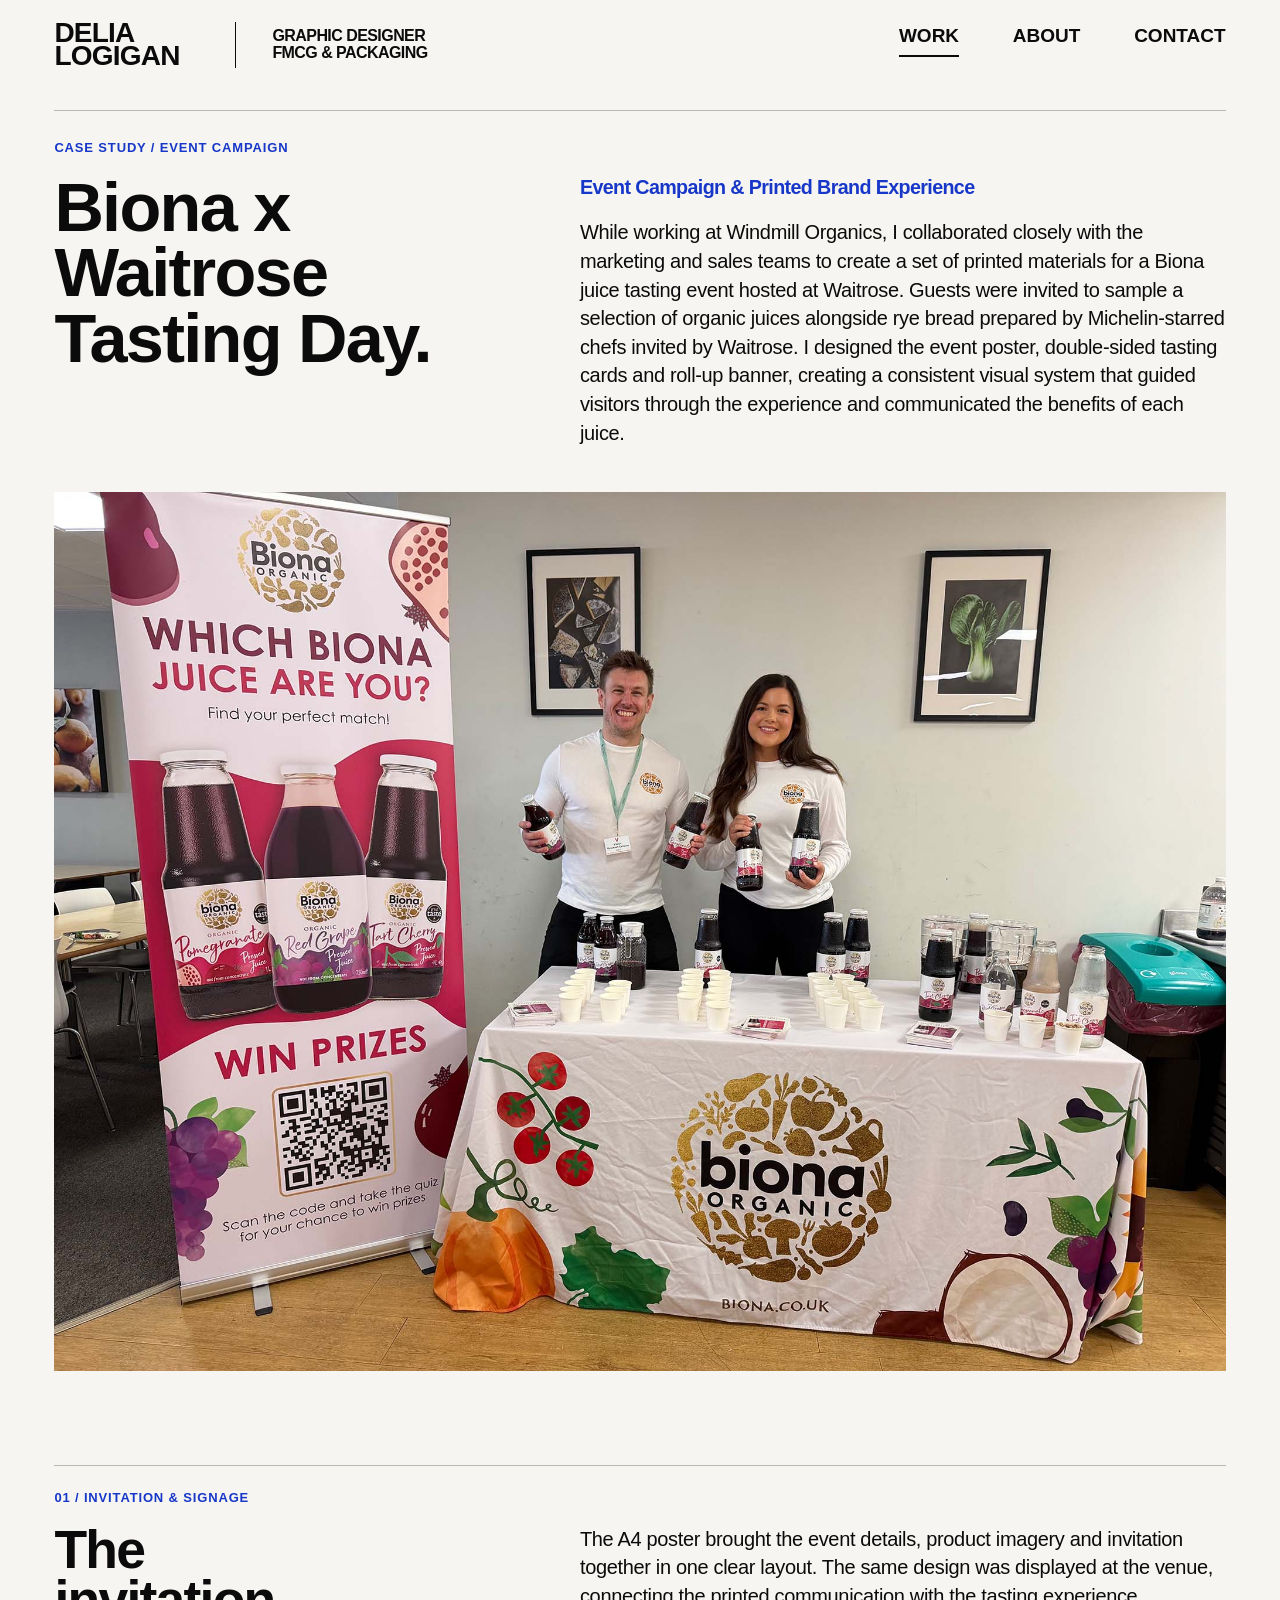
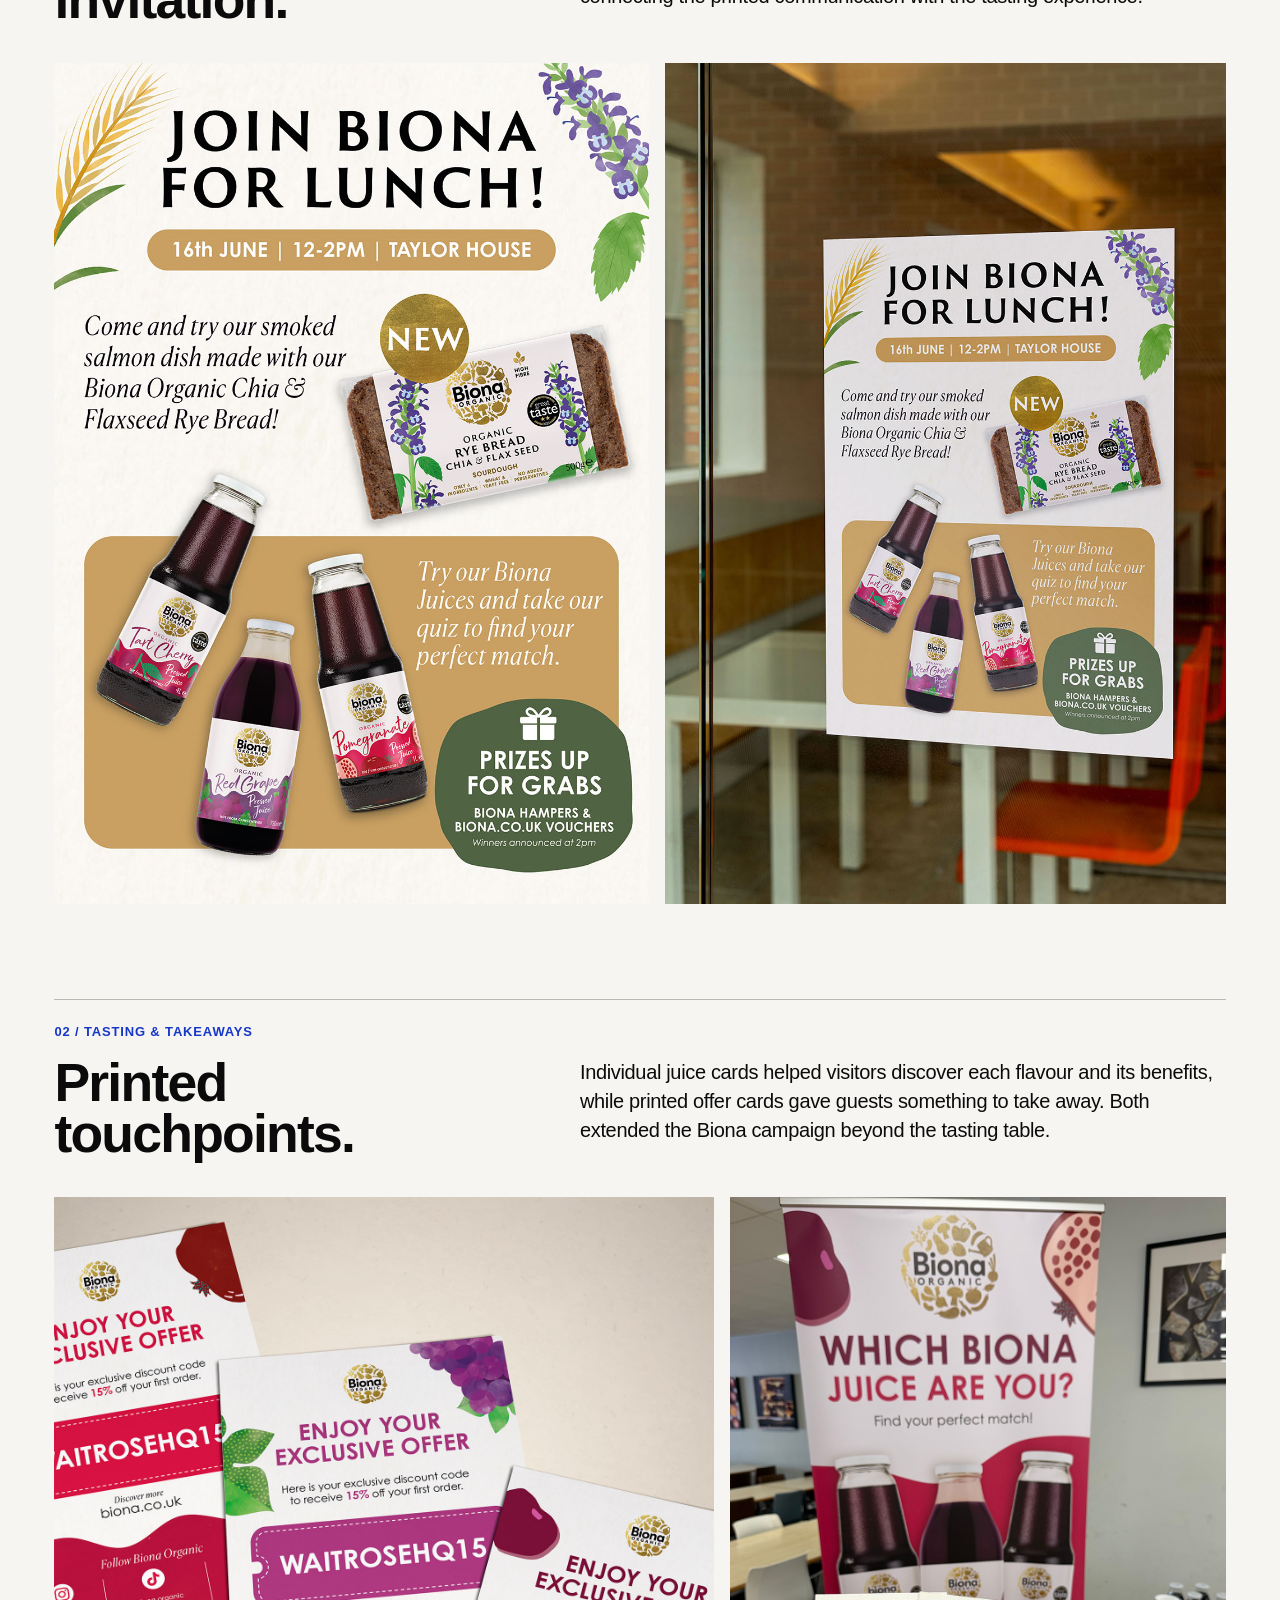
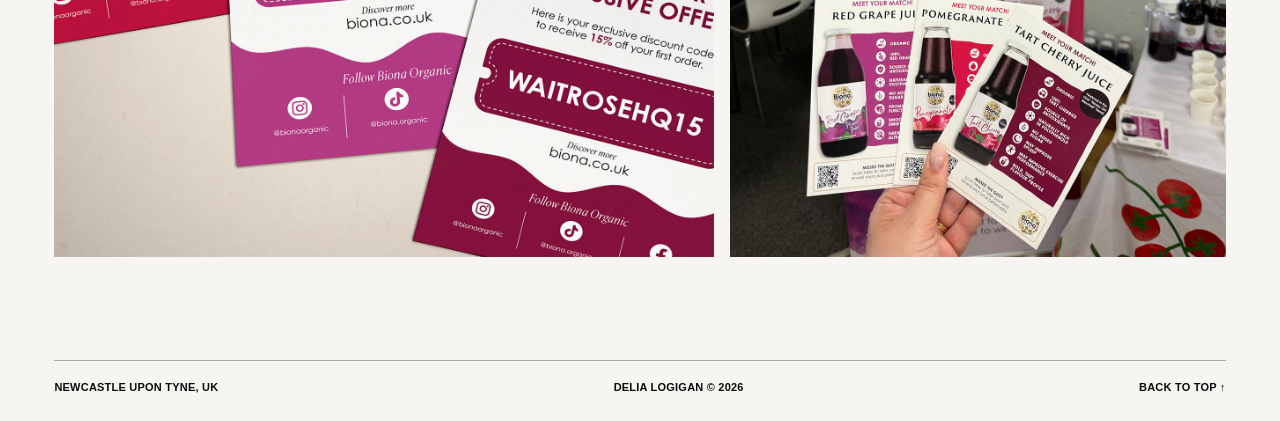
<file: biona-waitrose-tasting-day.html>
<!doctype html>
<html lang="en" data-type="service" data-motion="quiet">
<head>
  <meta charset="UTF-8">
  <meta name="viewport" content="width=device-width, initial-scale=1">
  <meta name="page-type" content="service"><meta name="site-kind" content="other">
  <meta name="theme-color" content="#f6f5f2">
  <meta name="description" content="Biona x Waitrose Tasting Day — event campaign and printed brand experience by graphic designer Delia Logigan.">
  <meta property="og:title" content="Biona x Waitrose Tasting Day — Delia Logigan">
  <meta property="og:description" content="Event artwork, tasting cards and on-site applications for a Biona tasting at Waitrose.">
  <title>Biona x Waitrose Tasting Day — Delia Logigan</title>
  <link rel="icon" type="image/svg+xml" href="assets/favicon.svg">
  <link rel="stylesheet" href="styles.css">
  <link rel="stylesheet" href="biona-case.css">
  <link rel="stylesheet" href="waitrose-case.css">
</head>
<body id="top">
<a class="skip" href="#main">Skip to case study</a>
<div class="page-shell">
  <header class="site-header">
    <a class="name-mark" href="./" aria-label="Delia Logigan homepage"><span>DELIA</span><span>LOGIGAN</span></a>
    <div class="role-mark"><span>GRAPHIC DESIGNER</span><span>FMCG &amp; PACKAGING</span></div>
    <nav class="nav" aria-label="Main navigation"><a class="current" href="./#work">WORK</a><a href="./about.html">ABOUT</a><a href="./#contact">CONTACT</a></nav>
  </header>
  <main class="bc-main wt-main" id="main">
    <section class="bc-intro" aria-labelledby="case-title" data-enter>
      <p class="bc-index">CASE STUDY / EVENT CAMPAIGN</p>
      <div class="bc-split bc-intro-split">
        <h1 id="case-title">Biona x<br>Waitrose<br>Tasting Day<span class="bc-dot">.</span></h1>
        <div class="bc-intro-text">
          <h2>Event Campaign &amp; Printed Brand Experience</h2>
          <p>While working at Windmill Organics, I collaborated closely with the marketing and sales teams to create a set of printed materials for a Biona juice tasting event hosted at Waitrose. Guests were invited to sample a selection of organic juices alongside rye bread prepared by Michelin-starred chefs invited by Waitrose. I designed the event poster, double-sided tasting cards and roll-up banner, creating a consistent visual system that guided visitors through the experience and communicated the benefits of each juice.</p>
        </div>
      </div>
      <figure class="bc-media wt-hero"><img src="assets/case-waitrose/01-event-day.jpg" width="2000" height="1500" decoding="async" fetchpriority="high" alt="Biona juice tasting at Waitrose with a branded roll-up banner, tasting table and two team members"></figure>
    </section>

    <section class="bc-section" aria-labelledby="invitation-heading">
      <p class="bc-index">01 / INVITATION &amp; SIGNAGE</p>
      <div class="bc-split bc-chapter-heading">
        <h2 class="bc-display" id="invitation-heading">The<br>invitation<span class="bc-dot">.</span></h2>
        <div class="bc-copy"><p>The A4 poster brought the event details, product imagery and invitation together in one clear layout. The same design was displayed at the venue, connecting the printed communication with the tasting experience.</p></div>
      </div>
      <div class="wt-pair wt-pair-poster">
        <figure class="bc-media"><img src="assets/case-waitrose/02-poster-artwork.jpg" width="1061" height="1500" loading="lazy" decoding="async" alt="Full Biona Join Us for Lunch A4 event poster showing organic juice bottles, rye bread and event information"></figure>
        <figure class="bc-media"><img src="assets/case-waitrose/03-poster-in-context.jpg" width="1000" height="1500" loading="lazy" decoding="async" alt="The Biona event poster displayed on a glass wall in the venue"></figure>
      </div>
    </section>

    <section class="bc-section wt-last" aria-labelledby="print-heading">
      <p class="bc-index">02 / TASTING &amp; TAKEAWAYS</p>
      <div class="bc-split bc-chapter-heading">
        <h2 class="bc-display" id="print-heading">Printed<br>touchpoints<span class="bc-dot">.</span></h2>
        <div class="bc-copy"><p>Individual juice cards helped visitors discover each flavour and its benefits, while printed offer cards gave guests something to take away. Both extended the Biona campaign beyond the tasting table.</p></div>
      </div>
      <div class="wt-pair wt-pair-cards">
        <figure class="bc-media"><img src="assets/case-waitrose/04-exclusive-offer-cards.jpg" width="1500" height="1500" loading="lazy" decoding="async" alt="Three Biona exclusive offer printed cards showing the WaitroseHQ15 promotional code"></figure>
        <figure class="bc-media"><img src="assets/case-waitrose/05-tasting-cards.jpg" width="1125" height="1500" loading="lazy" decoding="async" alt="Three double-sided Biona juice tasting information cards held in front of the Biona branded event banner"></figure>
      </div>
    </section>
  </main>
  <footer class="bc-footer"><span>NEWCASTLE UPON TYNE, UK</span><span>DELIA LOGIGAN © 2026</span><a href="#top">BACK TO TOP ↑</a></footer>
</div>
</body>
</html>
</file>
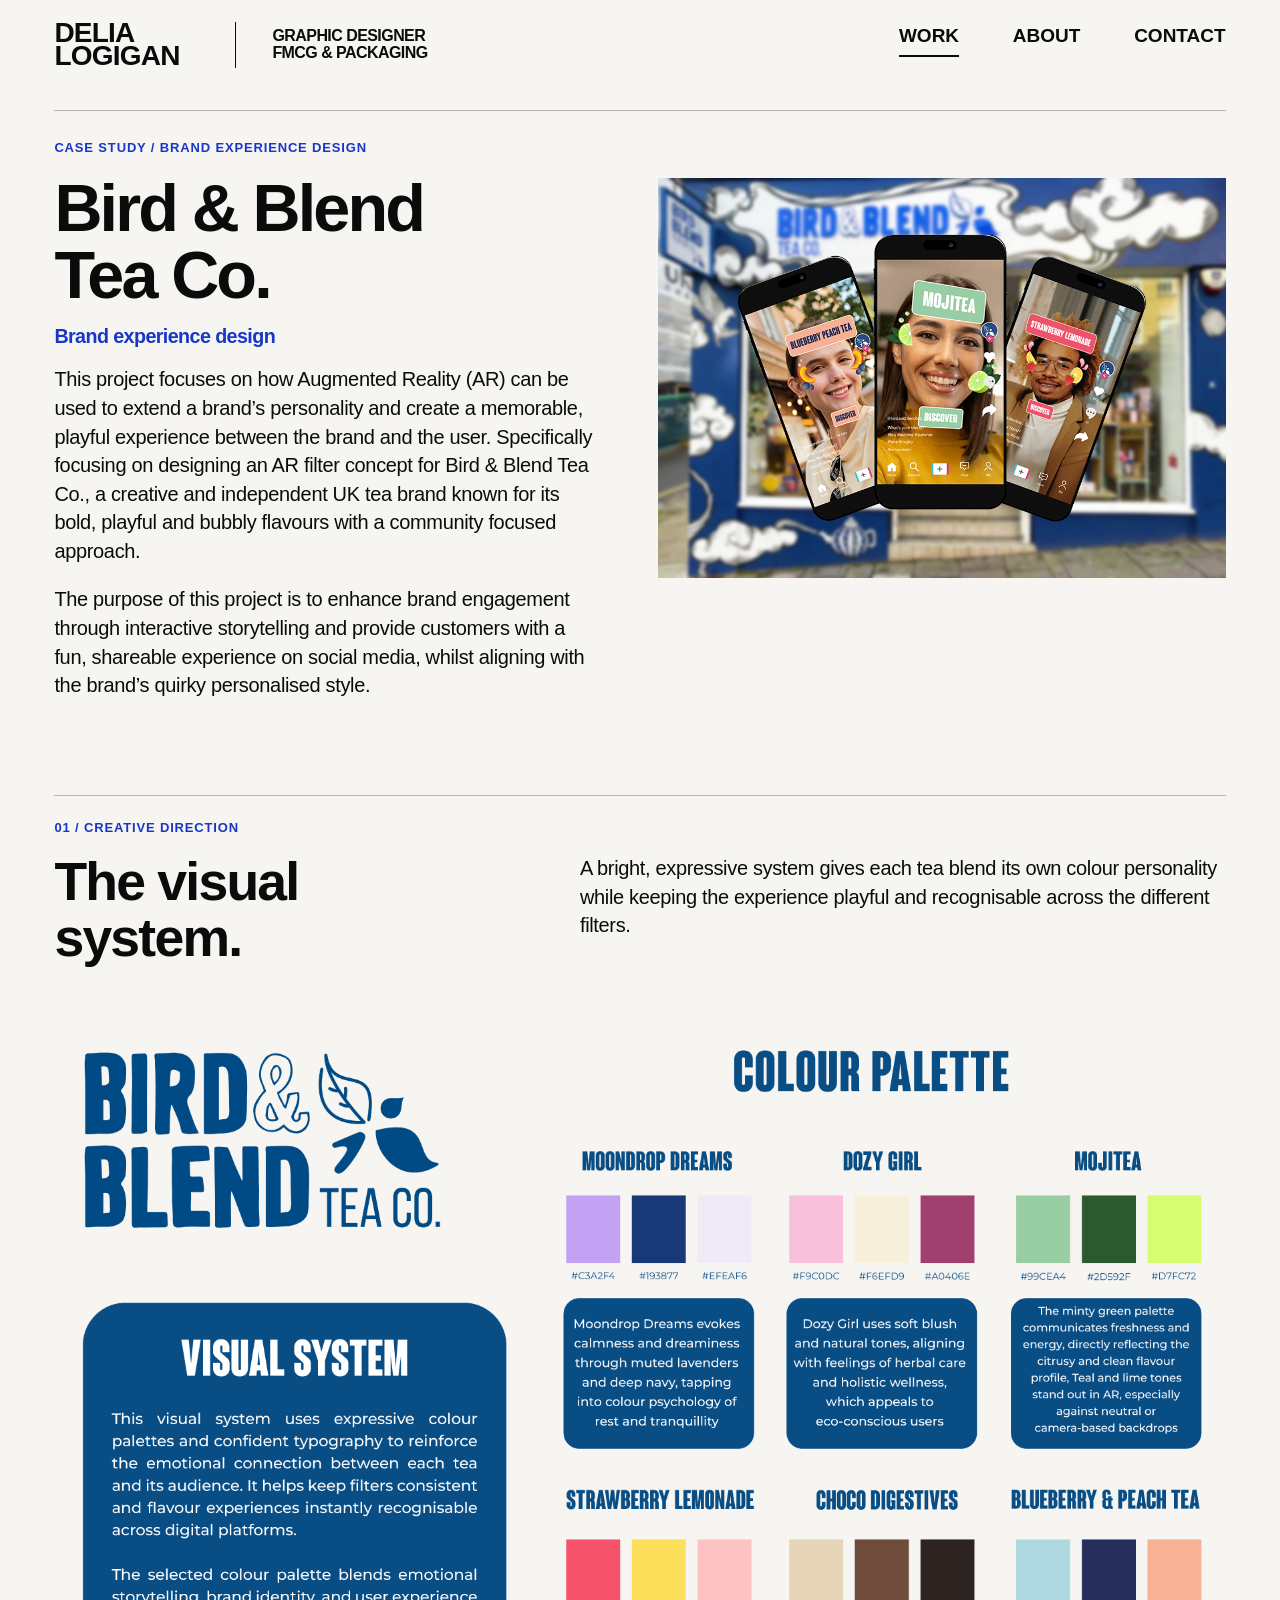
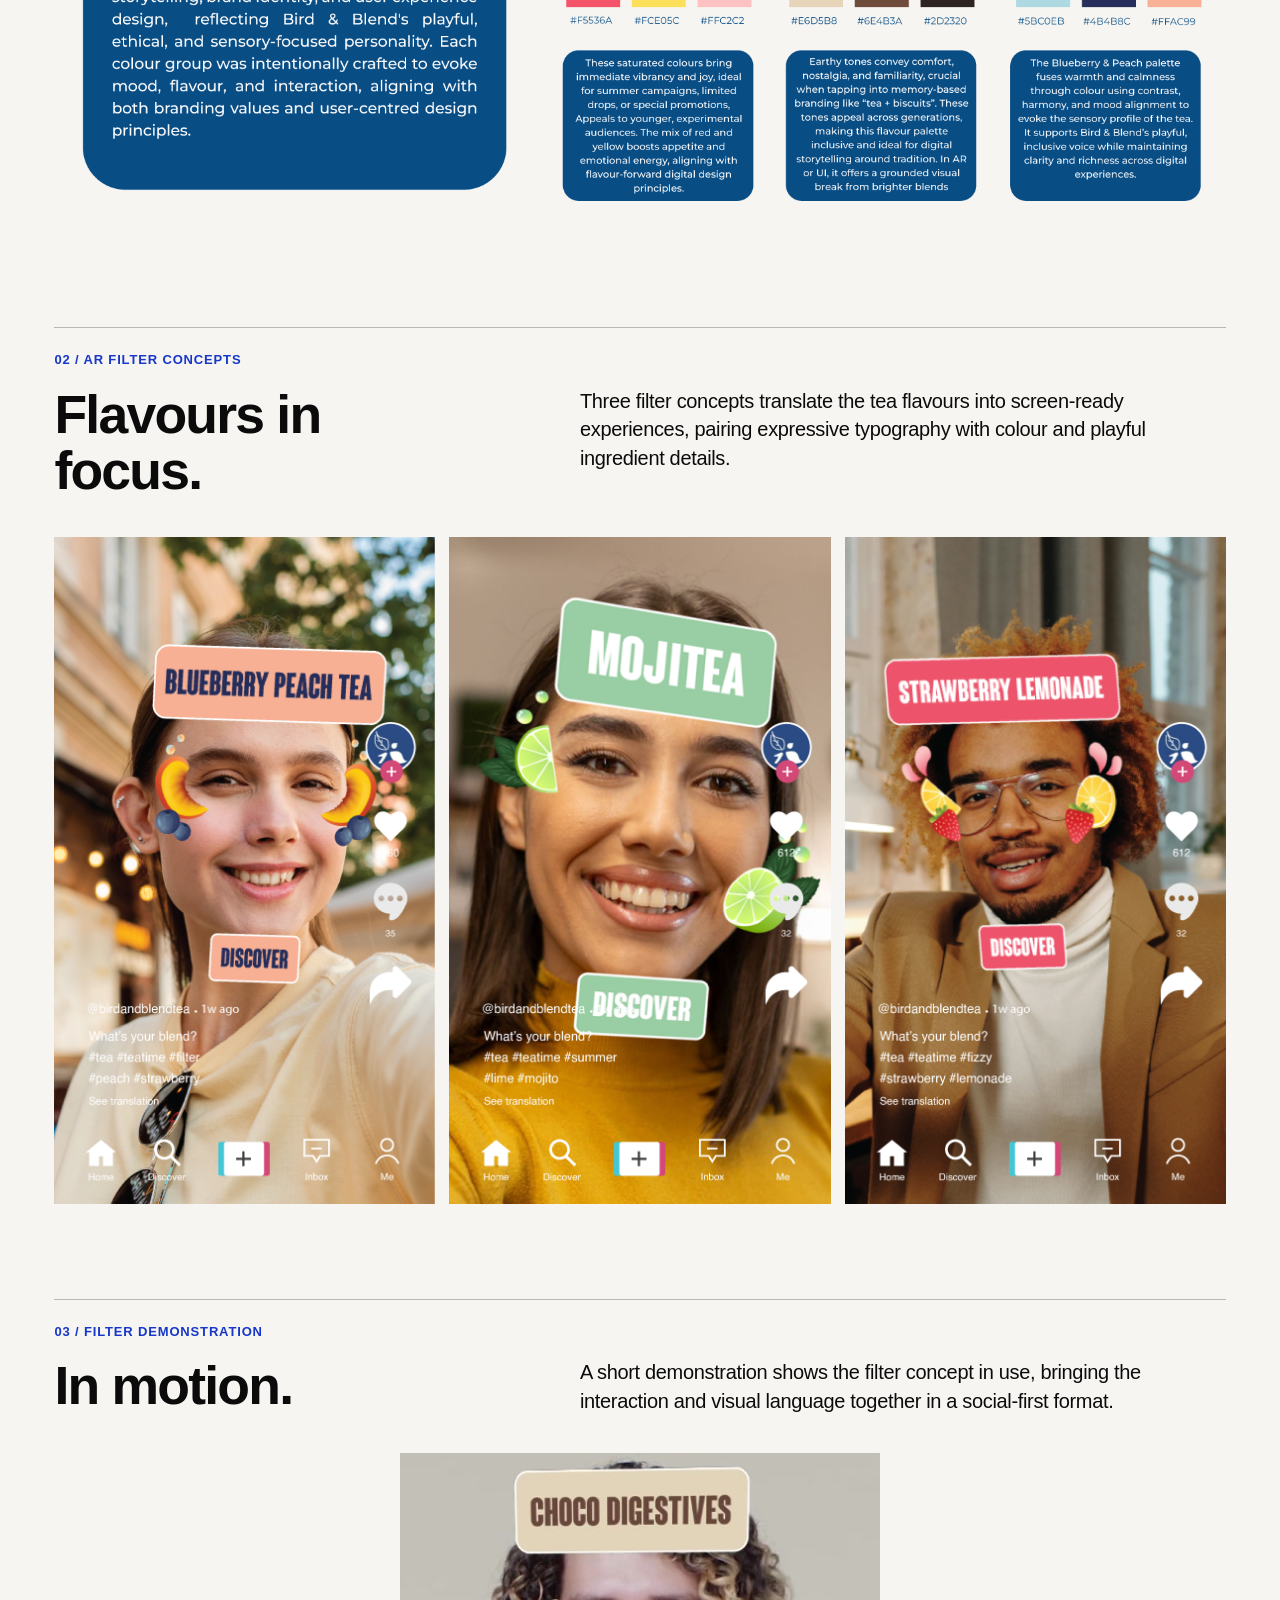
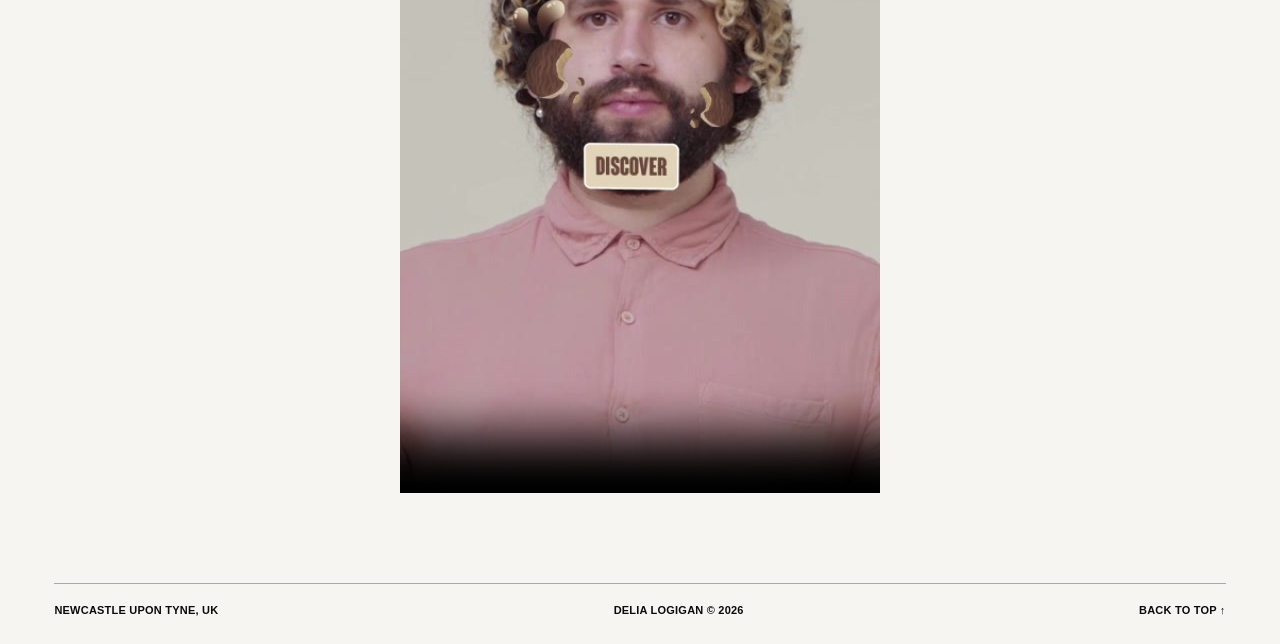
<file: bird-blend.html>
<!doctype html>
<html lang="en" data-type="service" data-motion="quiet">
<head>
  <meta charset="UTF-8">
  <meta name="viewport" content="width=device-width, initial-scale=1">
  <meta name="page-type" content="service"><meta name="site-kind" content="other">
  <meta name="theme-color" content="#f6f5f2">
  <meta name="description" content="Bird & Blend Tea Co. — AR filter concept and brand experience design by Delia Logigan.">
  <meta property="og:title" content="Bird & Blend Tea Co. — Delia Logigan">
  <meta property="og:description" content="A colourful concept for an interactive, tea-inspired AR brand experience.">
  <title>Bird &amp; Blend Tea Co. — Delia Logigan</title>
  <link rel="icon" type="image/svg+xml" href="assets/favicon.svg">
  <link rel="stylesheet" href="styles.css">
  <link rel="stylesheet" href="biona-case.css">
  <link rel="stylesheet" href="bird-blend-case.css">
</head>
<body id="top">
<a class="skip" href="#main">Skip to case study</a>
<div class="page-shell">
  <header class="site-header">
    <a class="name-mark" href="./" aria-label="Delia Logigan homepage"><span>DELIA</span><span>LOGIGAN</span></a>
    <div class="role-mark"><span>GRAPHIC DESIGNER</span><span>FMCG &amp; PACKAGING</span></div>
    <nav class="nav" aria-label="Main navigation"><a class="current" href="./#work">WORK</a><a href="./about.html">ABOUT</a><a href="./#contact">CONTACT</a></nav>
  </header>
  <main class="bc-main bb-main" id="main">
    <section class="bc-intro bb-intro" aria-labelledby="case-title" data-enter>
      <p class="bc-index">CASE STUDY / BRAND EXPERIENCE DESIGN</p>
      <div class="bb-intro-grid">
        <div class="bb-intro-copy">
          <h1 id="case-title">Bird &amp; Blend<br>Tea Co<span class="bc-dot">.</span></h1>
          <h2>Brand experience design</h2>
          <p>This project focuses on how Augmented Reality (AR) can be used to extend a brand’s personality and create a memorable, playful experience between the brand and the user. Specifically focusing on designing an AR filter concept for Bird &amp; Blend Tea Co., a creative and independent UK tea brand known for its bold, playful and bubbly flavours with a community focused approach.</p>
          <p>The purpose of this project is to enhance brand engagement through interactive storytelling and provide customers with a fun, shareable experience on social media, whilst aligning with the brand’s quirky personalised style.</p>
        </div>
        <figure class="bc-media bb-intro-media">
          <img src="assets/case-bird-blend/hero-phone-store.png" width="1000" height="706" alt="Three Bird and Blend interactive tea filter concepts shown on mobile phones outside a tea shop" fetchpriority="high" decoding="async">
        </figure>
      </div>
    </section>

    <section class="bc-section" aria-labelledby="identity-heading">
      <p class="bc-index">01 / CREATIVE DIRECTION</p>
      <div class="bc-split bc-chapter-heading">
        <h2 class="bc-display" id="identity-heading">The visual<br>system<span class="bc-dot">.</span></h2>
        <div class="bc-copy"><p>A bright, expressive system gives each tea blend its own colour personality while keeping the experience playful and recognisable across the different filters.</p></div>
      </div>
      <figure class="bc-media bb-system"><img src="assets/case-bird-blend/visual-system.png" width="1754" height="1241" loading="lazy" decoding="async" alt="Bird and Blend visual identity design and six themed flavour palettes, from Moondrop Dreams and Mojitea to Strawberry Lemonade"></figure>
    </section>

    <section class="bc-section" aria-labelledby="filters-heading">
      <p class="bc-index">02 / AR FILTER CONCEPTS</p>
      <div class="bc-split bc-chapter-heading">
        <h2 class="bc-display" id="filters-heading">Flavours in<br>focus<span class="bc-dot">.</span></h2>
        <div class="bc-copy"><p>Three filter concepts translate the tea flavours into screen-ready experiences, pairing expressive typography with colour and playful ingredient details.</p></div>
      </div>
      <div class="bb-filter-grid">
        <figure class="bc-media"><img src="assets/case-bird-blend/filter-blueberry-peach.png" width="385" height="674" loading="lazy" decoding="async" alt="Blueberry and Peach Tea augmented reality filter mockup on a smiling person"></figure>
        <figure class="bc-media"><img src="assets/case-bird-blend/filter-mojitea.png" width="385" height="674" loading="lazy" decoding="async" alt="Mojitea augmented reality filter mockup with green banner and citrus illustrations"></figure>
        <figure class="bc-media"><img src="assets/case-bird-blend/filter-strawberry-lemonade.png" width="385" height="674" loading="lazy" decoding="async" alt="Strawberry Lemonade augmented reality filter mockup with pink banner and illustrated fruit"></figure>
      </div>
    </section>

    <section class="bc-section bb-video-section" aria-labelledby="demo-heading">
      <p class="bc-index">03 / FILTER DEMONSTRATION</p>
      <div class="bc-split bc-chapter-heading">
        <h2 class="bc-display" id="demo-heading">In motion<span class="bc-dot">.</span></h2>
        <div class="bc-copy"><p>A short demonstration shows the filter concept in use, bringing the interaction and visual language together in a social-first format.</p></div>
      </div>
      <figure class="bc-media bb-video-figure">
        <video controls autoplay muted loop playsinline preload="metadata" poster="assets/case-bird-blend/filterdemo-poster.jpg" width="480" height="640" aria-label="Bird and Blend AR tea filter concept demonstration">
          <source src="assets/case-bird-blend/filterdemo.mp4" type="video/mp4">
          Your browser does not support video playback.
        </video>
      </figure>
    </section>
  </main>
  <footer class="bc-footer"><span>NEWCASTLE UPON TYNE, UK</span><span>DELIA LOGIGAN © 2026</span><a href="#top">BACK TO TOP ↑</a></footer>
</div>
</body>
</html>
</file>
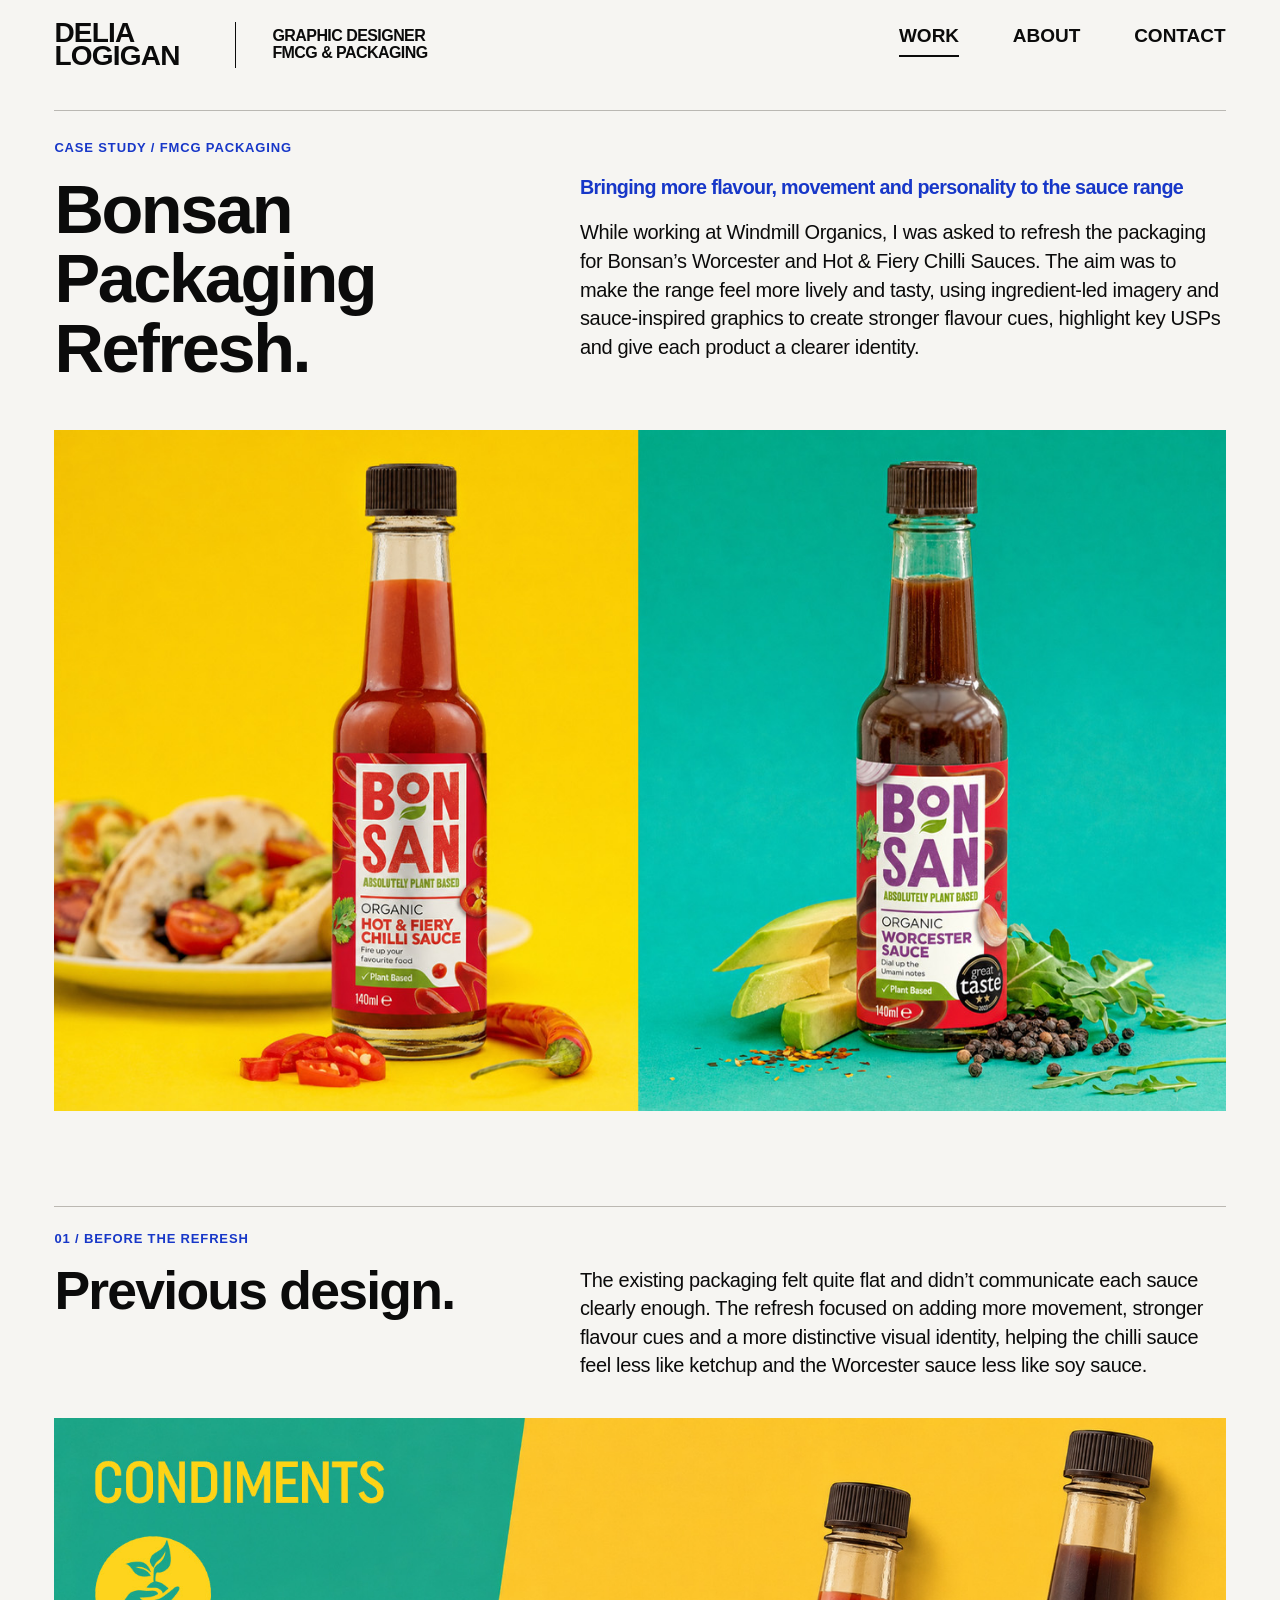
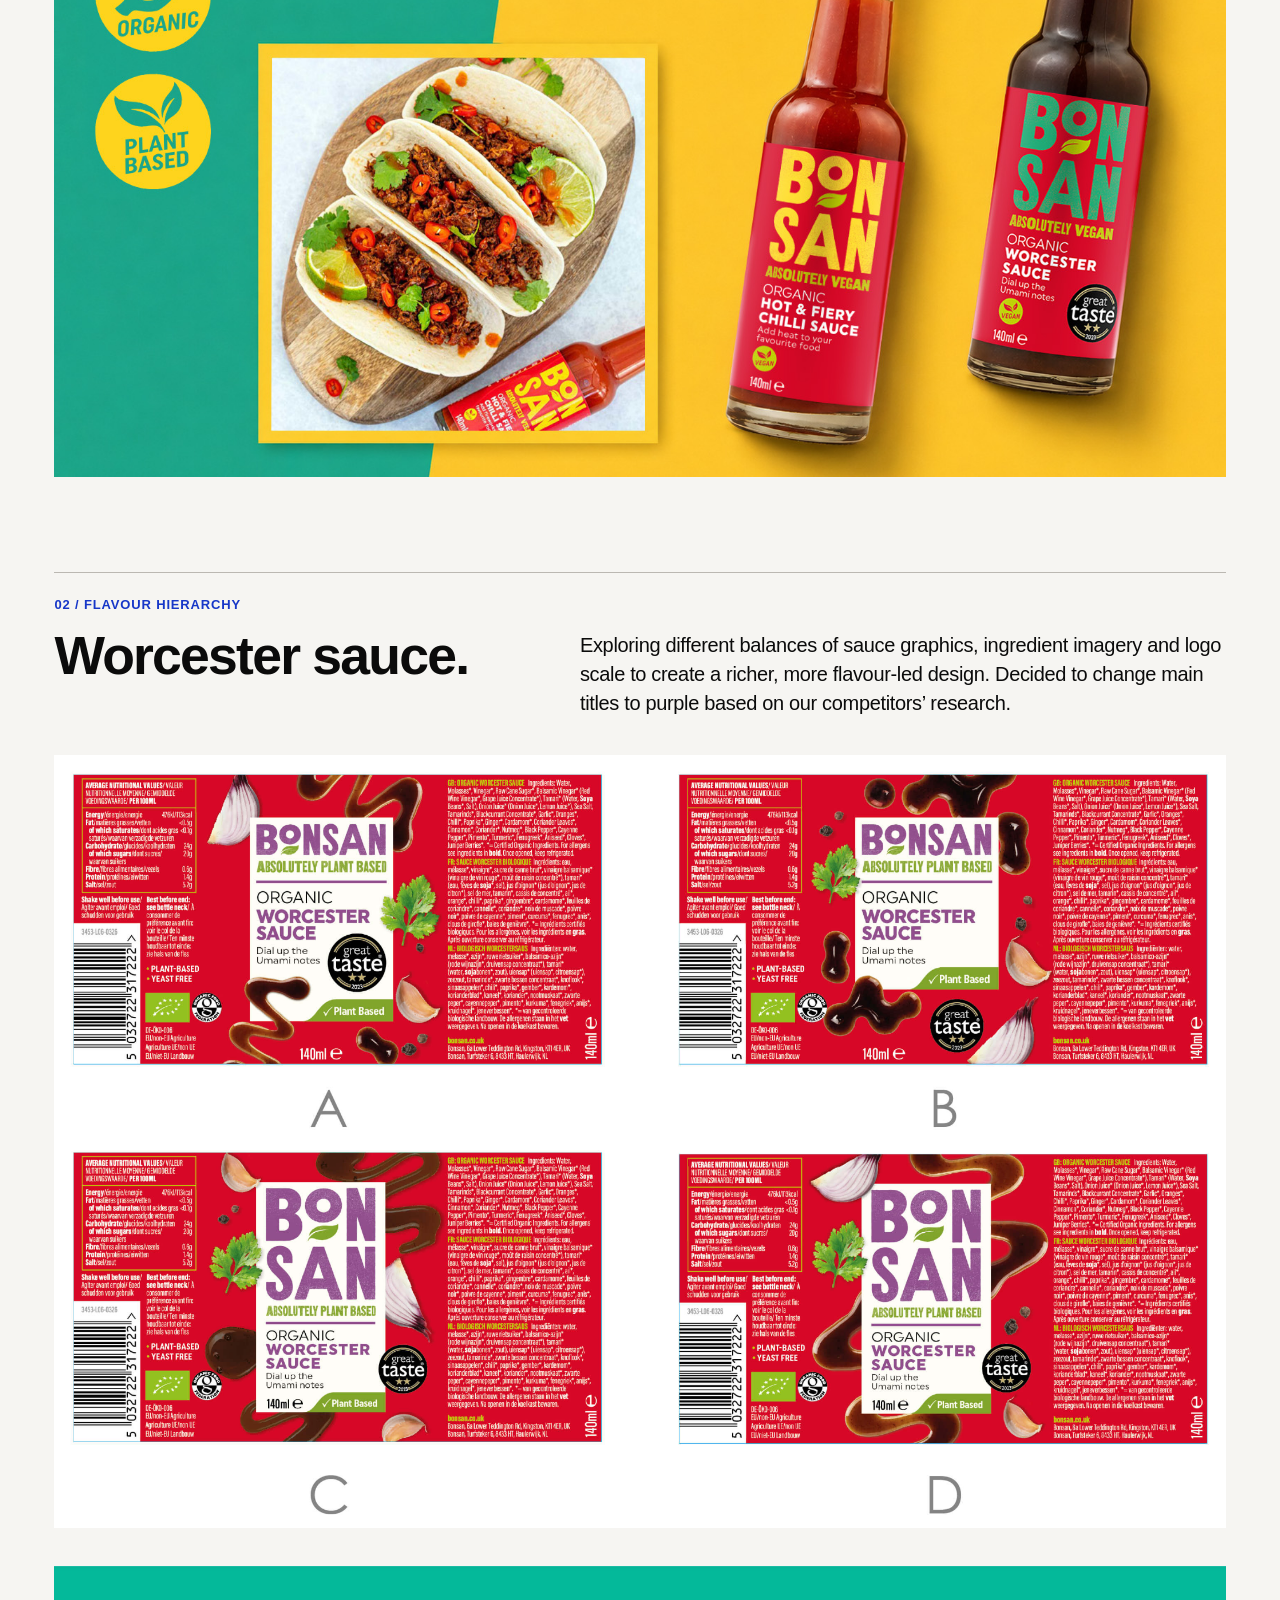
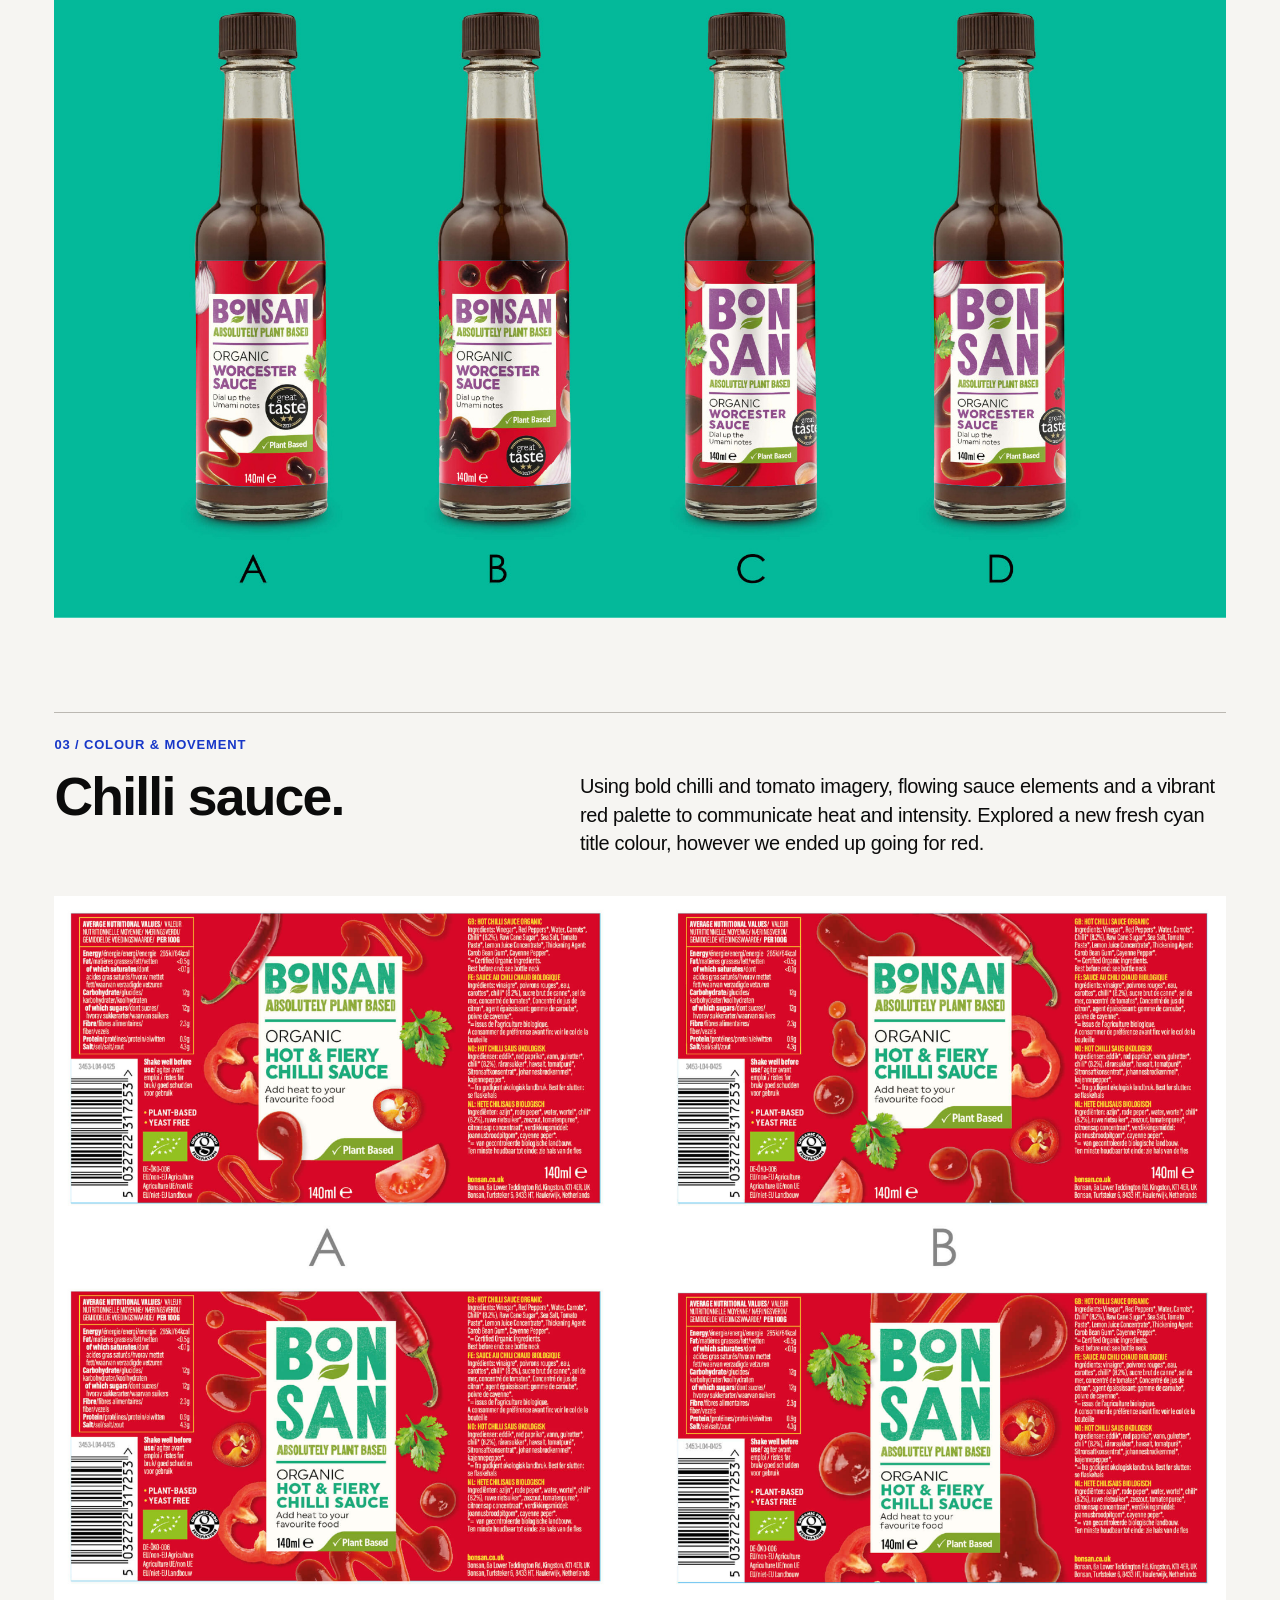
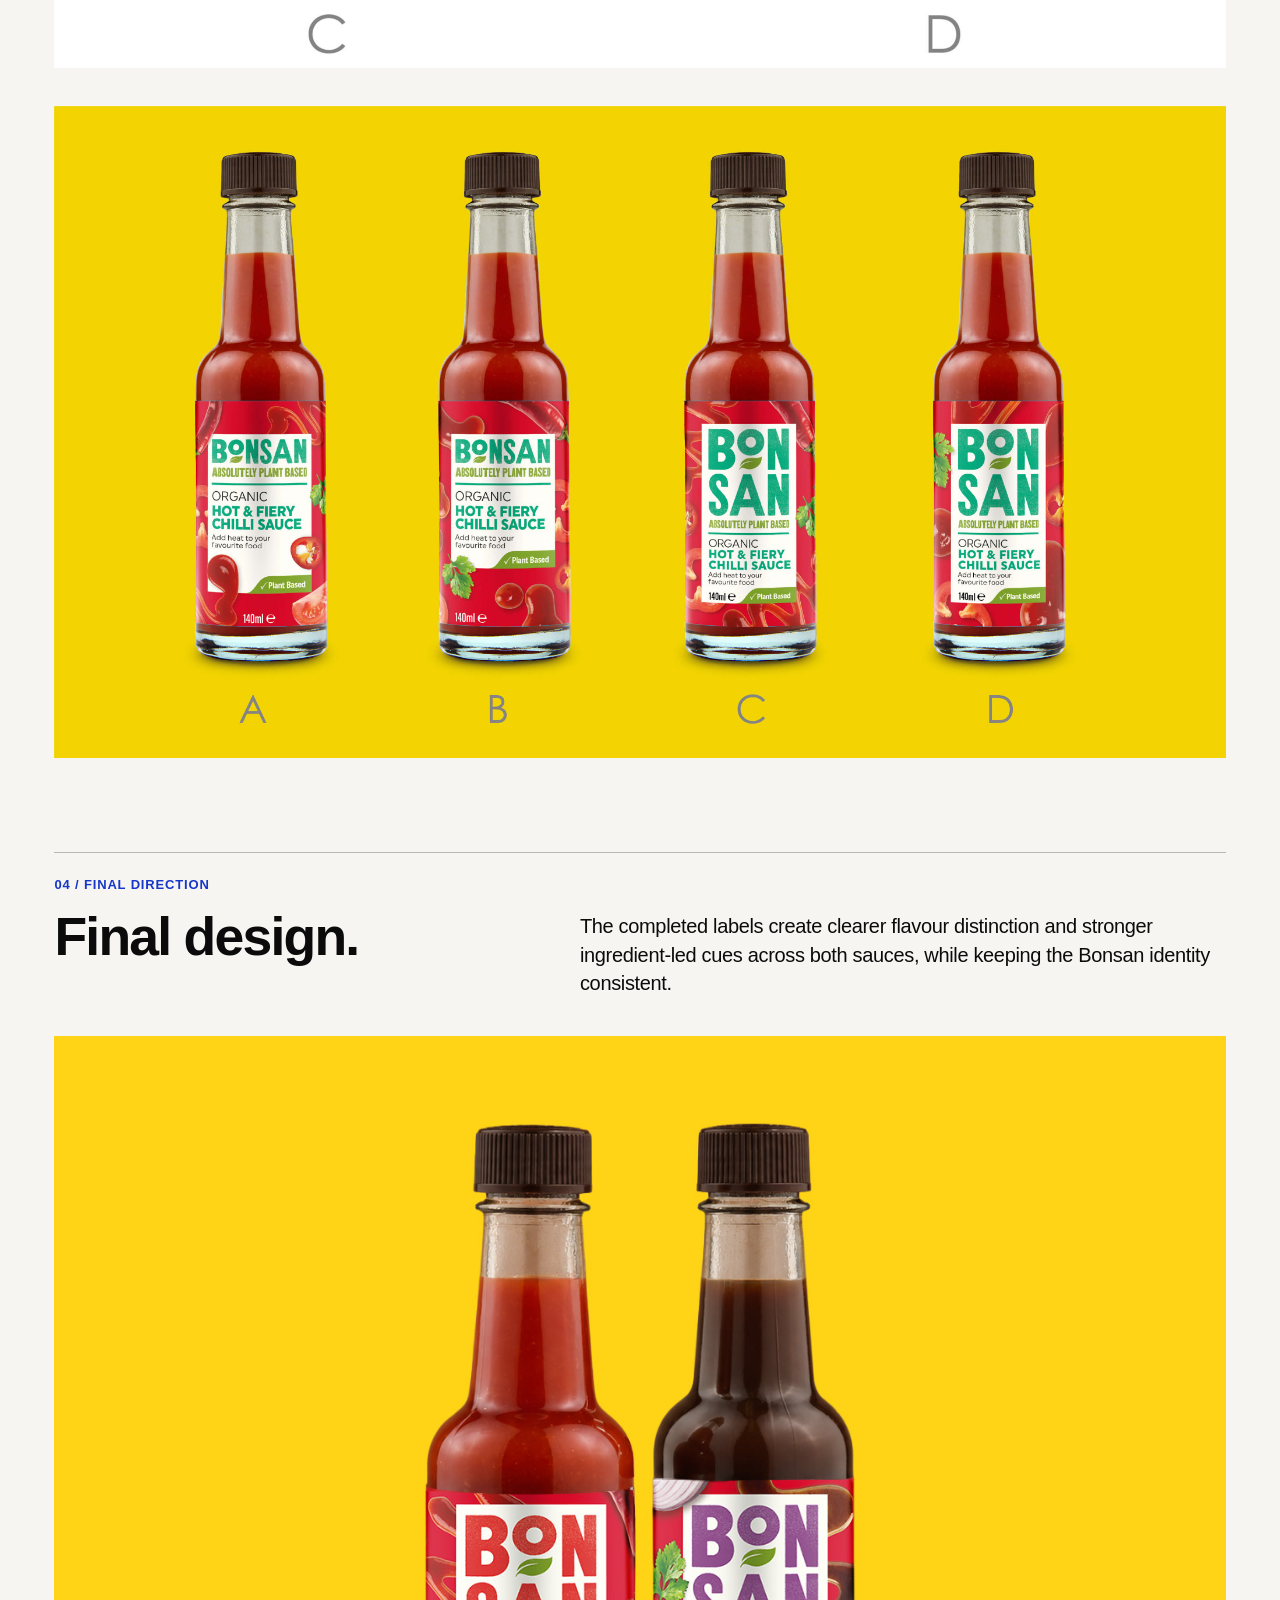
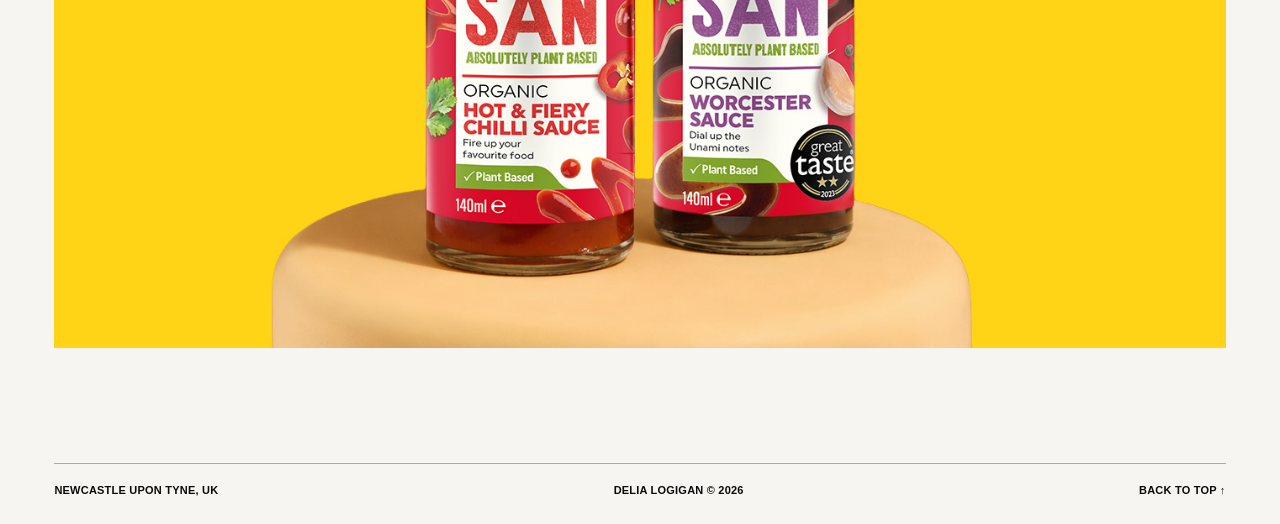
<file: bonsan-sauces.html>
<!doctype html>
<html lang="en" data-type="service" data-motion="quiet">
<head>
 <meta charset="UTF-8">
 <meta name="viewport" content="width=device-width, initial-scale=1">
 <meta name="page-type" content="service"><meta name="site-kind" content="other">
 <meta name="theme-color" content="#f6f5f2">
 <meta name="description" content="Bonsan packaging refresh — FMCG packaging case study by Delia Logigan. Sauce label development, flavour cues and completed packaging design.">
 <meta property="og:title" content="Bonsan Packaging Refresh — Delia Logigan">
 <meta property="og:description" content="Ingredient-led imagery, stronger flavour navigation and a packaging refresh for Bonsan sauces.">
 <title>Bonsan Packaging Refresh — Delia Logigan</title>
 <link rel="icon" type="image/svg+xml" href="assets/favicon.svg">
 <link rel="stylesheet" href="styles.css"><link rel="stylesheet" href="biona-case.css"><link rel="stylesheet" href="bonsan-case.css">
</head>
<body id="top">
<a class="skip" href="#main">Skip to case study</a>
<div class="page-shell">
 <header class="site-header">
   <a class="name-mark" href="./" aria-label="Delia Logigan homepage"><span>DELIA</span><span>LOGIGAN</span></a>
   <div class="role-mark"><span>GRAPHIC DESIGNER</span><span>FMCG &amp; PACKAGING</span></div>
   <nav class="nav" aria-label="Main navigation"><a class="current" href="./#work">WORK</a><a href="./about.html">ABOUT</a><a href="./#contact">CONTACT</a></nav>
 </header>
 <main id="main" class="bc-main bs-main">
  <section class="bc-intro" aria-labelledby="case-title" data-enter>
    <p class="bc-index">CASE STUDY / FMCG PACKAGING</p>
    <div class="bc-split bc-intro-split">
      <h1 id="case-title">Bonsan<br>Packaging<br>Refresh<span class="bc-dot">.</span></h1>
      <div class="bc-intro-text"><h2>Bringing more flavour, movement and personality to the sauce range</h2>
       <p>While working at Windmill Organics, I was asked to refresh the packaging for Bonsan’s Worcester and Hot &amp; Fiery Chilli Sauces. The aim was to make the range feel more lively and tasty, using ingredient-led imagery and sauce-inspired graphics to create stronger flavour cues, highlight key USPs and give each product a clearer identity.</p>
      </div>
    </div>
    <div class="bc-media bs-photo bs-hero"><img src="assets/case-bonsan/01-hero-bonsan.jpg" width="1360" height="791" alt="Final Bonsan chilli and Worcester sauces with food styling on contrasting yellow and turquoise backgrounds" fetchpriority="high" decoding="async"></div>
  </section>

  <section class="bc-section" aria-labelledby="previous-title">
    <p class="bc-index">01 / BEFORE THE REFRESH</p>
    <div class="bc-split bc-chapter-heading"><h2 class="bc-display" id="previous-title">Previous design<span class="bc-dot">.</span></h2>
     <div class="bc-copy"><p>The existing packaging felt quite flat and didn’t communicate each sauce clearly enough. The refresh focused on adding more movement, stronger flavour cues and a more distinctive visual identity, helping the chilli sauce feel less like ketchup and the Worcester sauce less like soy sauce.</p></div>
    </div>
    <div class="bc-media bs-photo"><img src="assets/case-bonsan/02-previous-design.jpg" width="1672" height="941" loading="lazy" decoding="async" alt="Original Bonsan condiments packaging on a green and yellow promotional background"></div>
  </section>

  <section class="bc-section" aria-labelledby="worcester-title">
    <p class="bc-index">02 / FLAVOUR HIERARCHY</p>
    <div class="bc-split bc-chapter-heading"><h2 class="bc-display" id="worcester-title">Worcester sauce<span class="bc-dot">.</span></h2>
      <div class="bc-copy"><p>Exploring different balances of sauce graphics, ingredient imagery and logo scale to create a richer, more flavour-led design. Decided to change main titles to purple based on our competitors’ research.</p></div>
    </div>
    <div class="bs-exploration">
      <div class="bc-media bc-uncropped bs-art"><img src="assets/case-bonsan/03-worcester-layout-exploration.png" width="2048" height="1351" loading="lazy" decoding="async" alt="Four Worcester sauce label design explorations A to D; each includes full label artwork and typography"></div>
      <div class="bc-media bc-uncropped bs-art bs-four-bottle"><img src="assets/case-bonsan/04-worcester-four-bottle-routes.jpg" width="2011" height="1120" loading="lazy" decoding="async" alt="Four Worcester sauce bottle mockups A to D, displayed against a turquoise background"></div>
    </div>
  </section>

  <section class="bc-section" aria-labelledby="chilli-title">
    <p class="bc-index">03 / COLOUR &amp; MOVEMENT</p>
    <div class="bc-split bc-chapter-heading"><h2 class="bc-display" id="chilli-title">Chilli sauce<span class="bc-dot">.</span></h2>
     <div class="bc-copy"><p>Using bold chilli and tomato imagery, flowing sauce elements and a vibrant red palette to communicate heat and intensity. Explored a new fresh cyan title colour, however we ended up going for red.</p></div>
    </div>
    <div class="bs-exploration">
      <div class="bc-media bc-uncropped bs-art"><img src="assets/case-bonsan/05-chilli-layout-exploration.png" width="2048" height="1351" loading="lazy" decoding="async" alt="Four Hot and Fiery Chilli Sauce label design explorations A to D, with red chilli graphics and different brand lettering treatments"></div>
      <div class="bc-media bc-uncropped bs-art bs-four-bottle"><img src="assets/case-bonsan/06-chilli-four-bottle-routes.jpg" width="2011" height="1119" loading="lazy" decoding="async" alt="Four Hot and Fiery Chilli Sauce bottle mockups A to D, displayed against a yellow background"></div>
    </div>
  </section>

  <section class="bc-section bs-final" aria-labelledby="final-title">
    <p class="bc-index">04 / FINAL DIRECTION</p>
    <div class="bc-split bc-chapter-heading"><h2 class="bc-display" id="final-title">Final design<span class="bc-dot">.</span></h2>
     <div class="bc-copy"><p>The completed labels create clearer flavour distinction and stronger ingredient-led cues across both sauces, while keeping the Bonsan identity consistent.</p></div>
    </div>
    <div class="bc-media bs-final-image"><img src="assets/case-bonsan/07-final-bonsan-design.jpg" width="1394" height="1086" loading="lazy" decoding="async" alt="Final Bonsan Hot and Fiery Chilli and Worcester sauce bottles on a golden yellow background"></div>
  </section>
 </main>
 <footer class="bc-footer"><span>NEWCASTLE UPON TYNE, UK</span><span>DELIA LOGIGAN © 2026</span><a href="#top">BACK TO TOP ↑</a></footer>
</div>
</body>
</html>
</file>
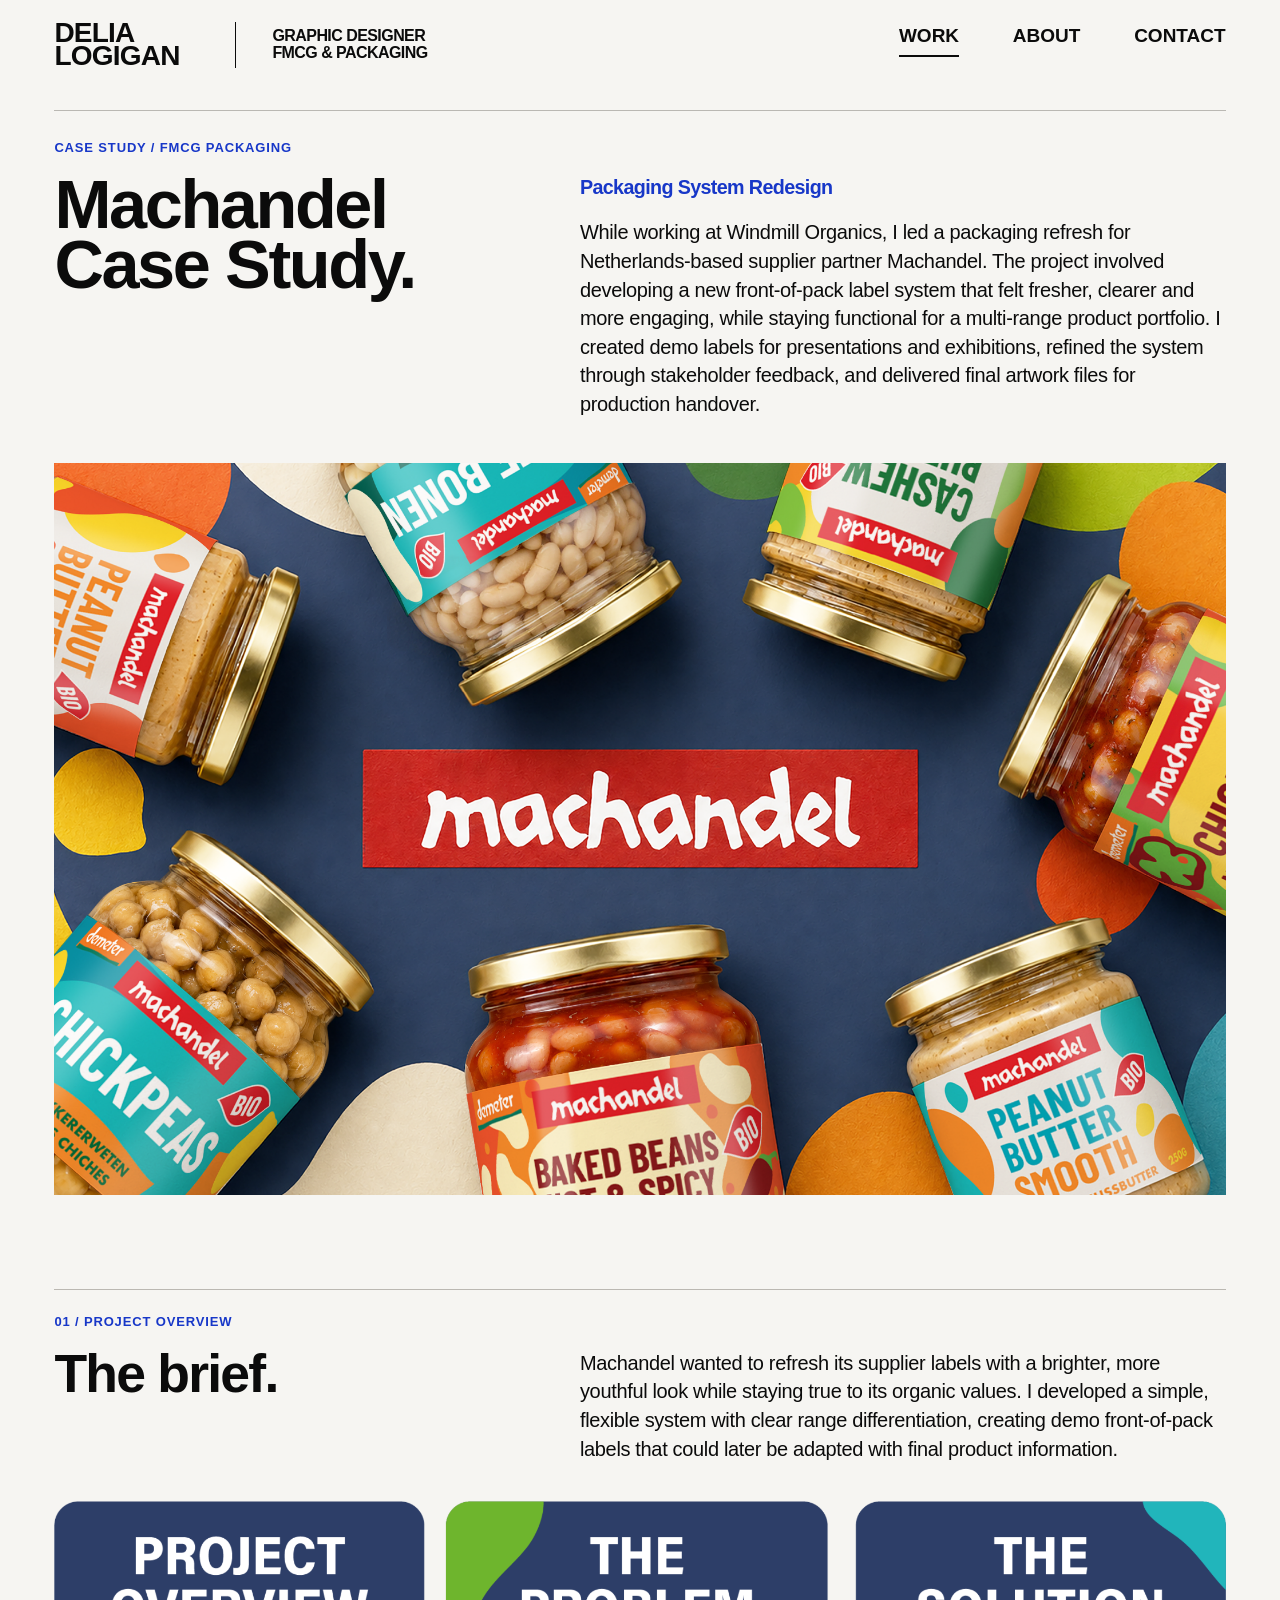
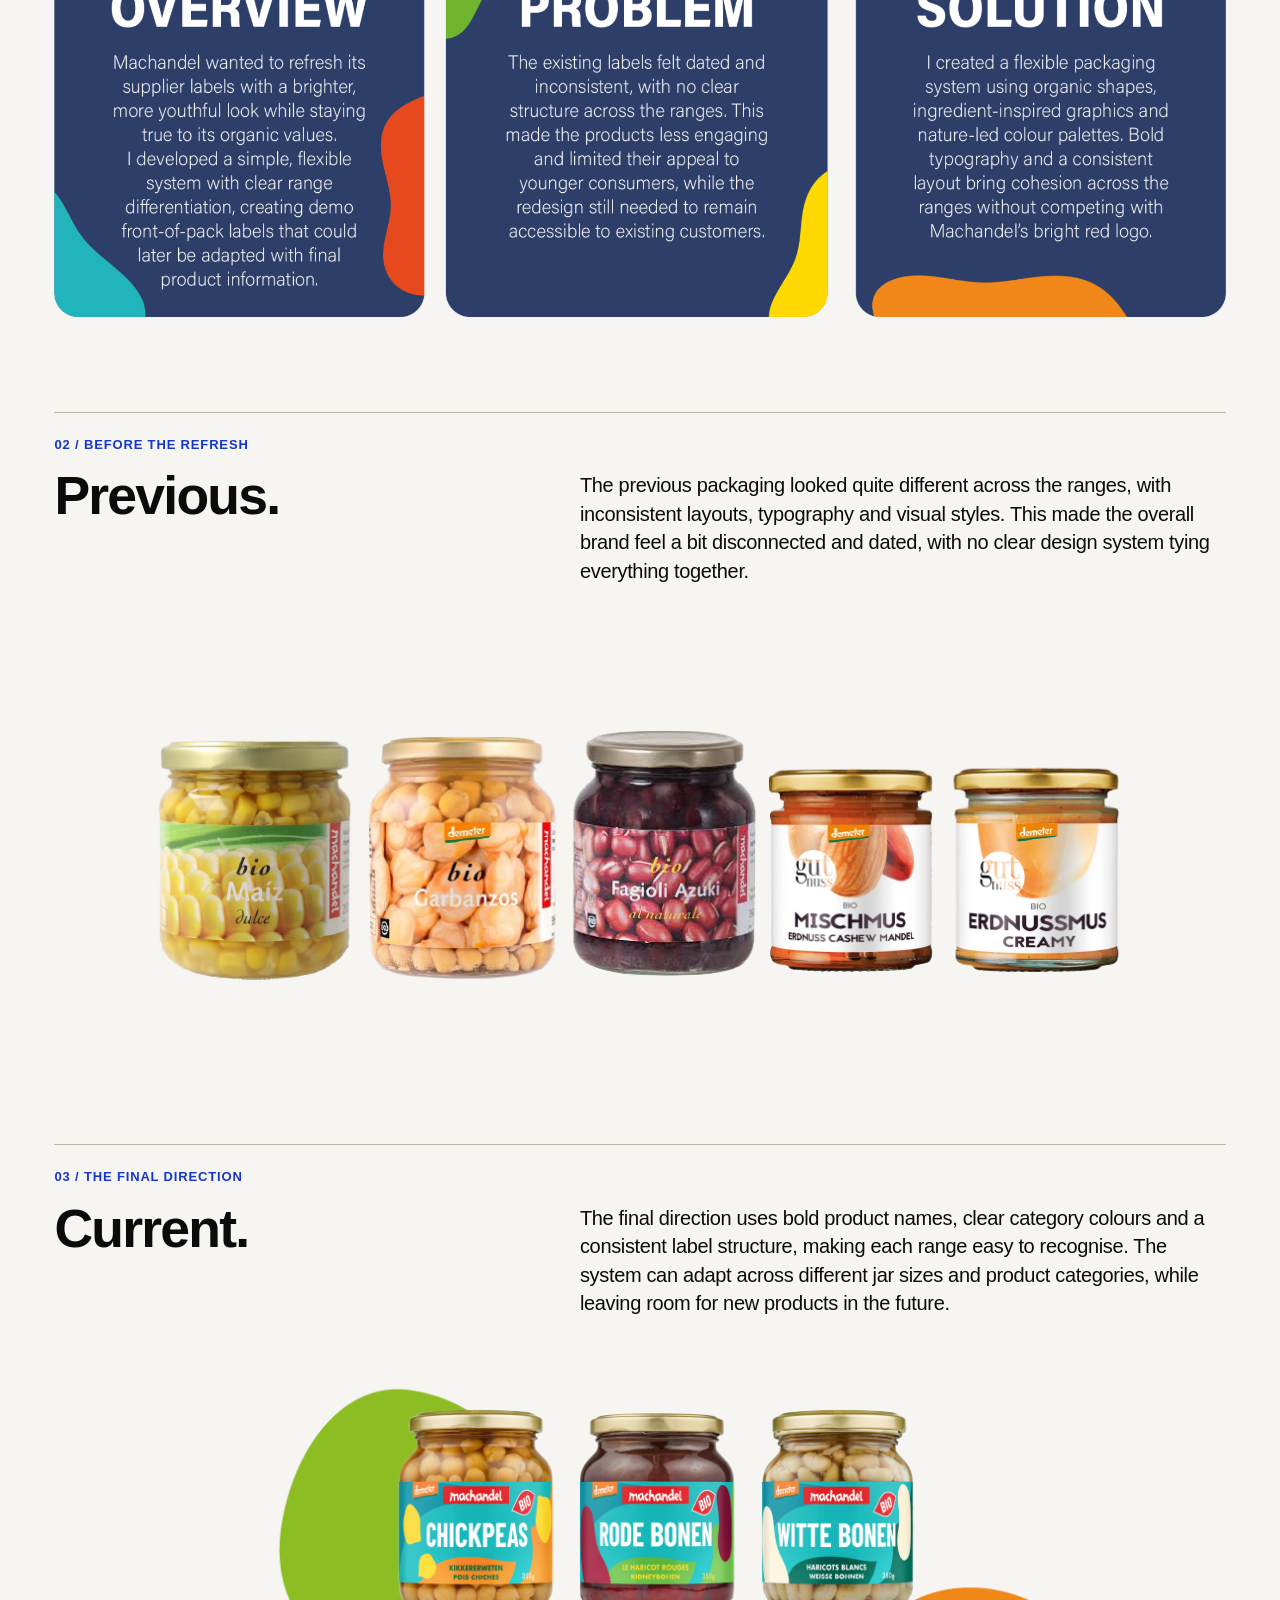
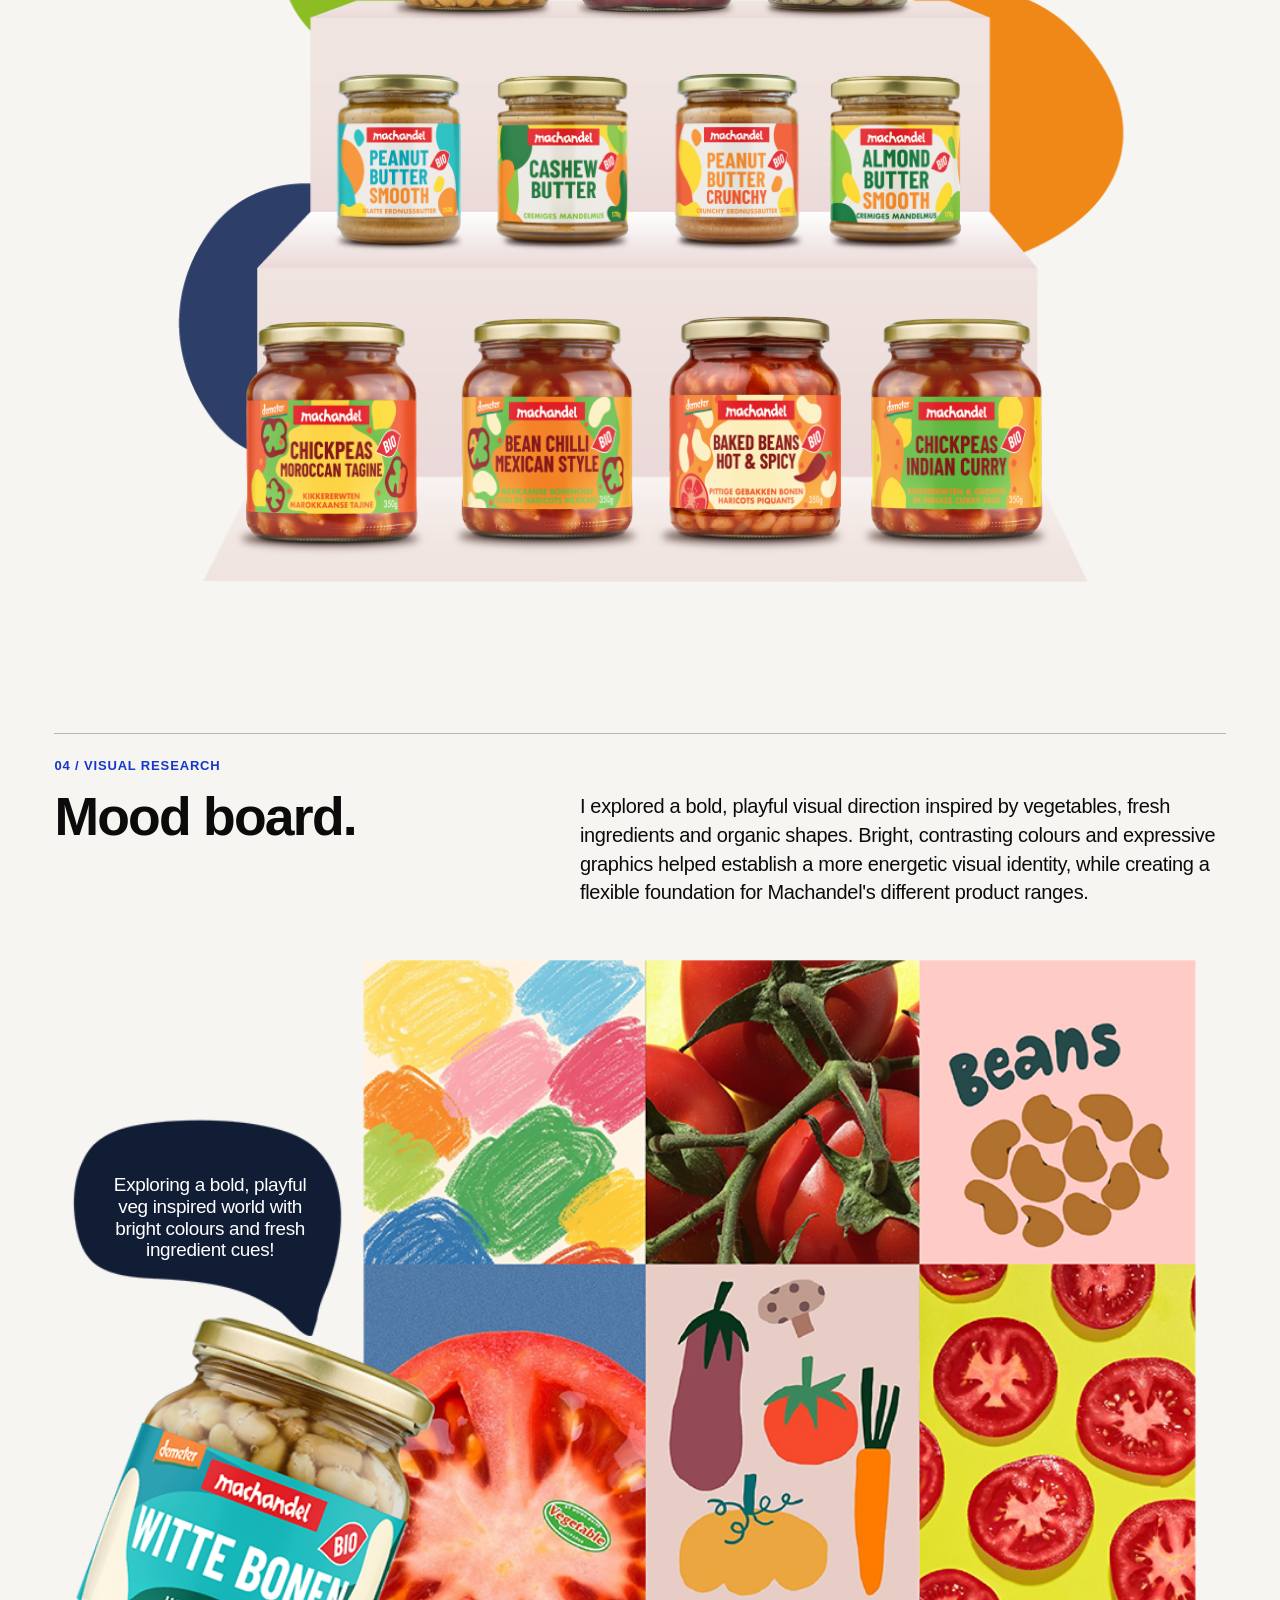
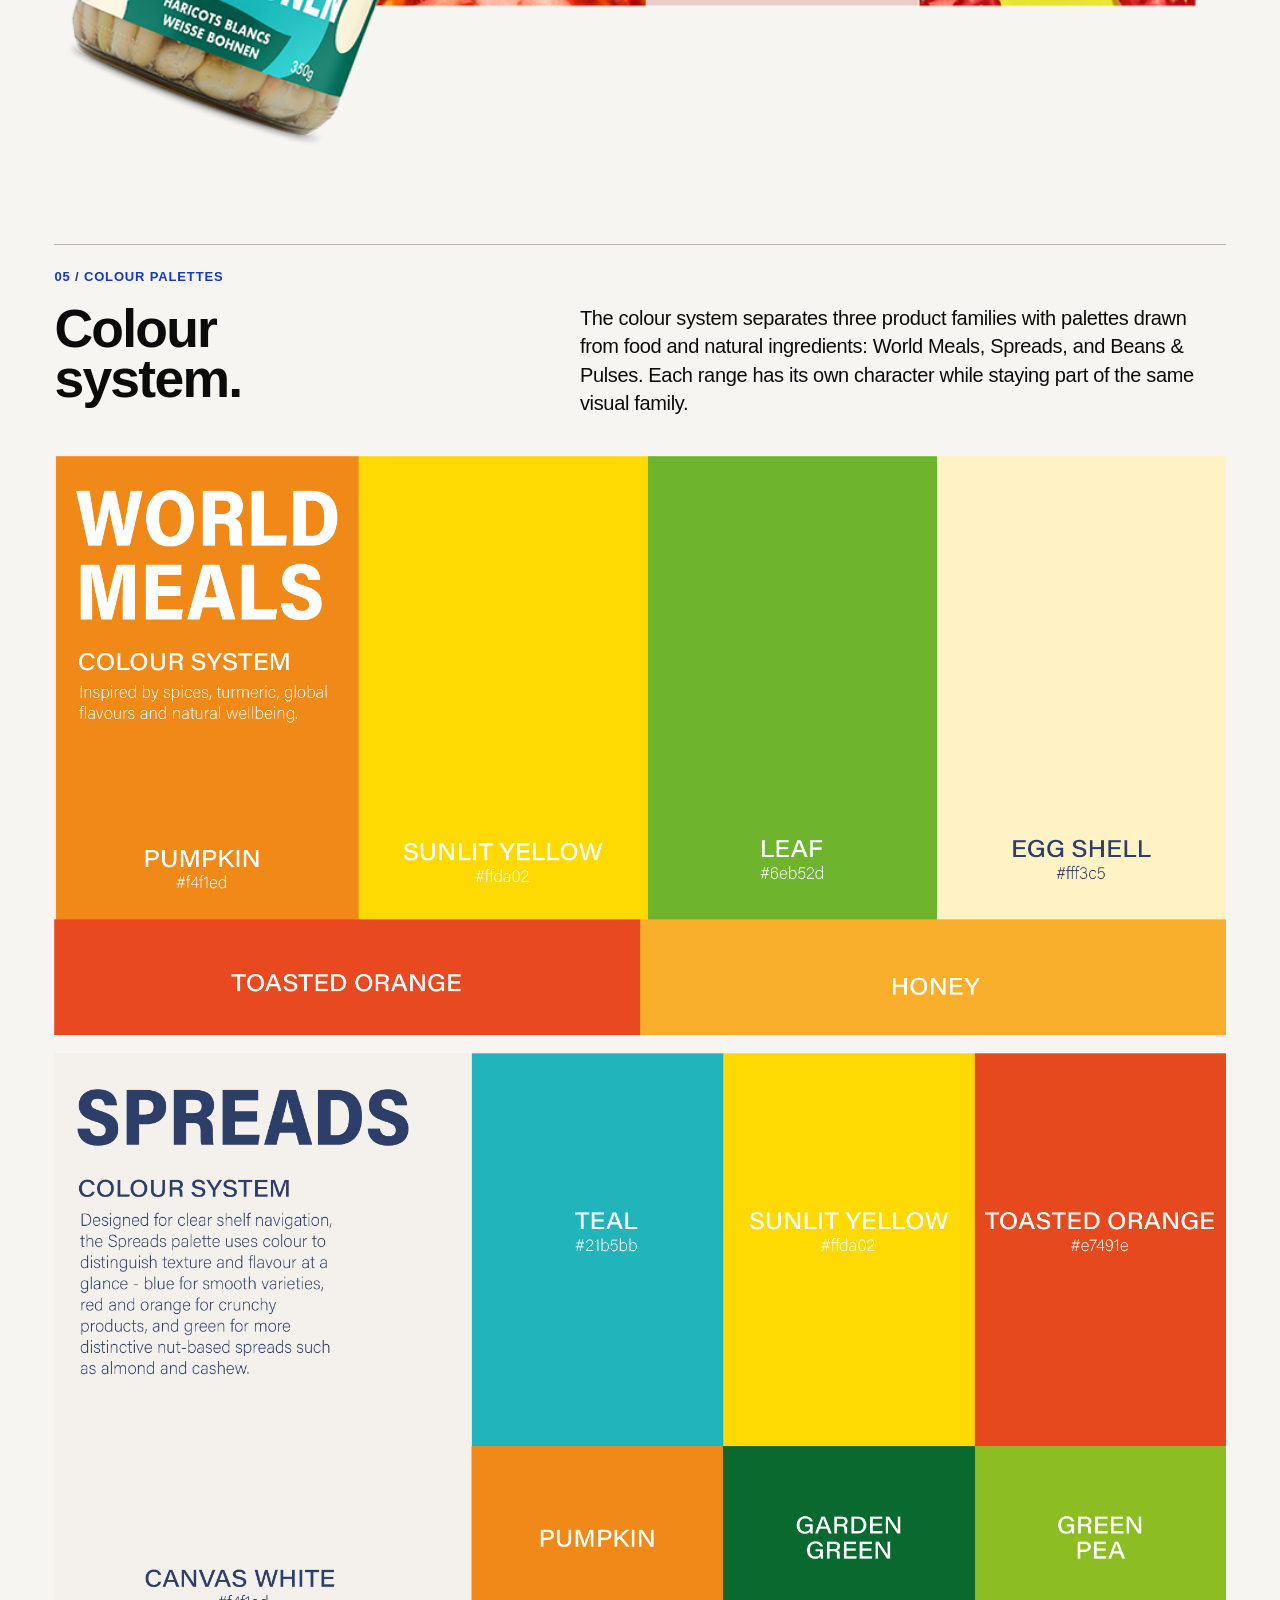
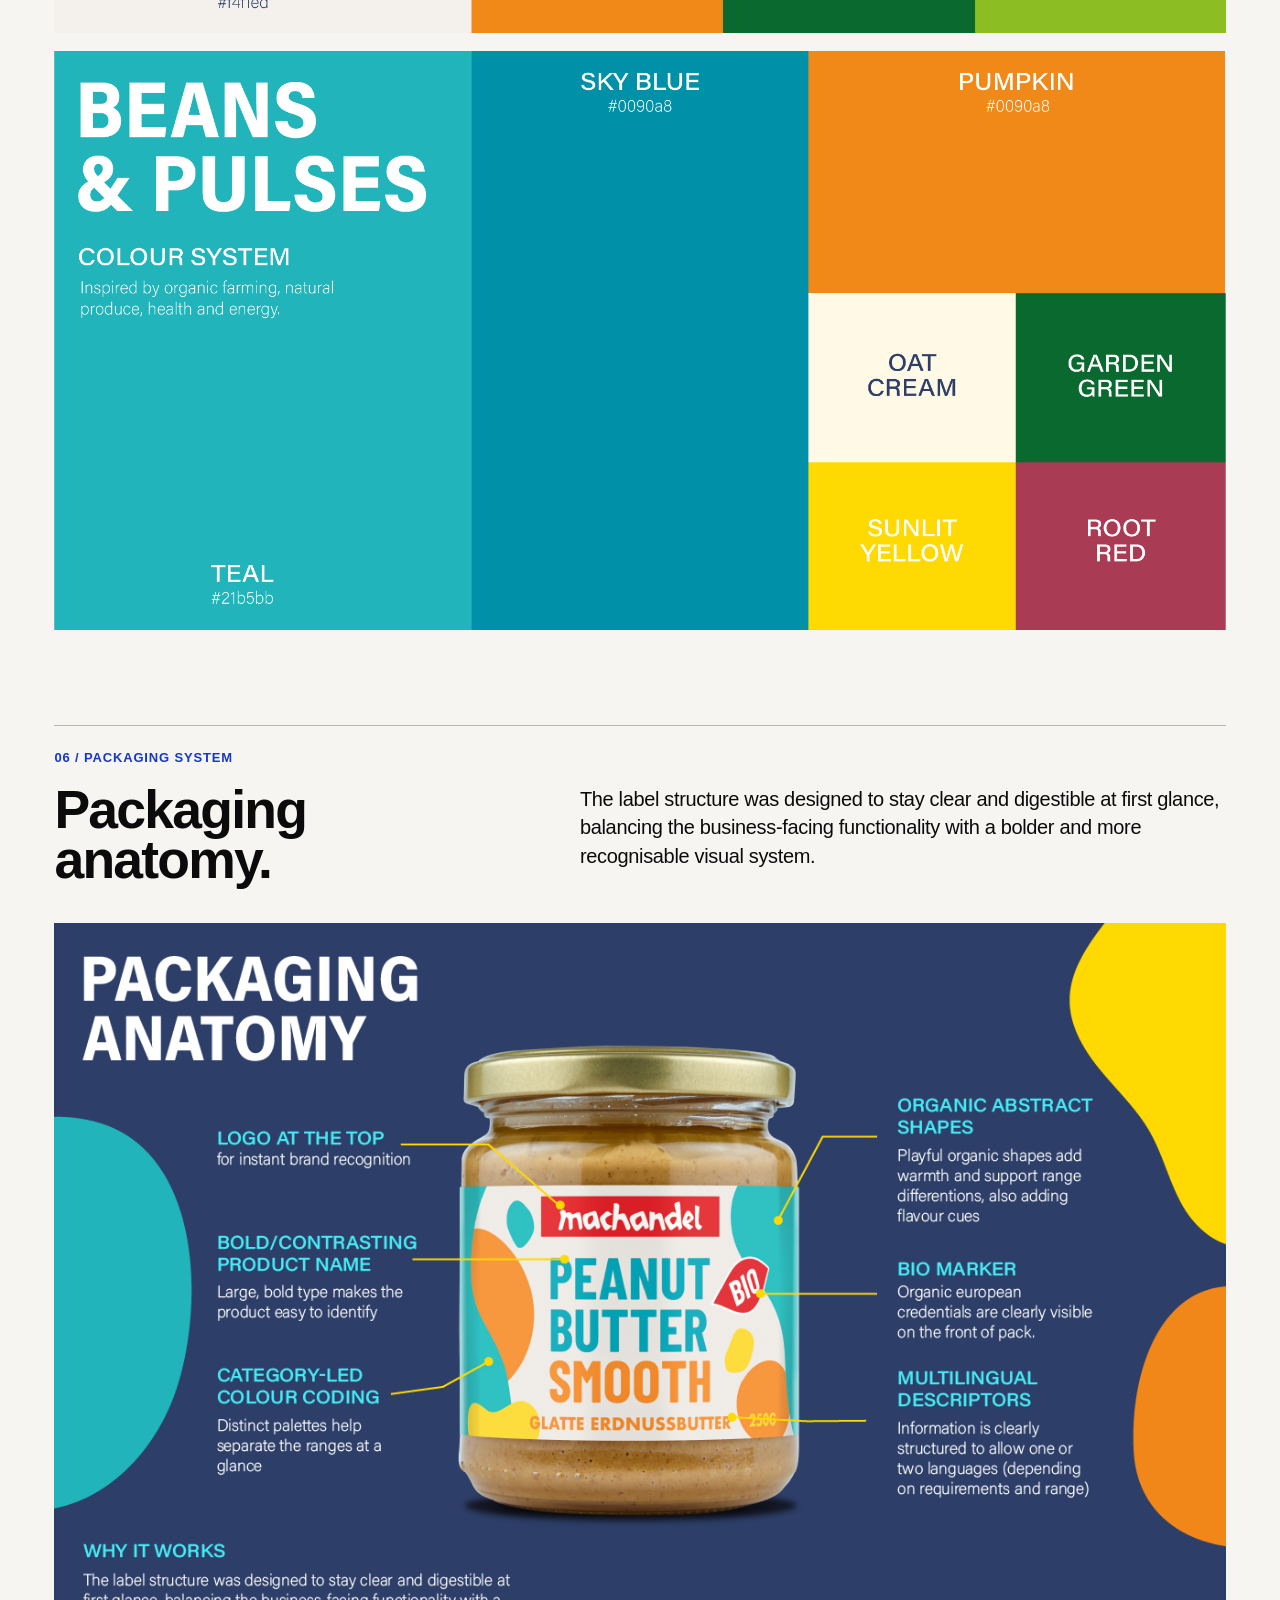
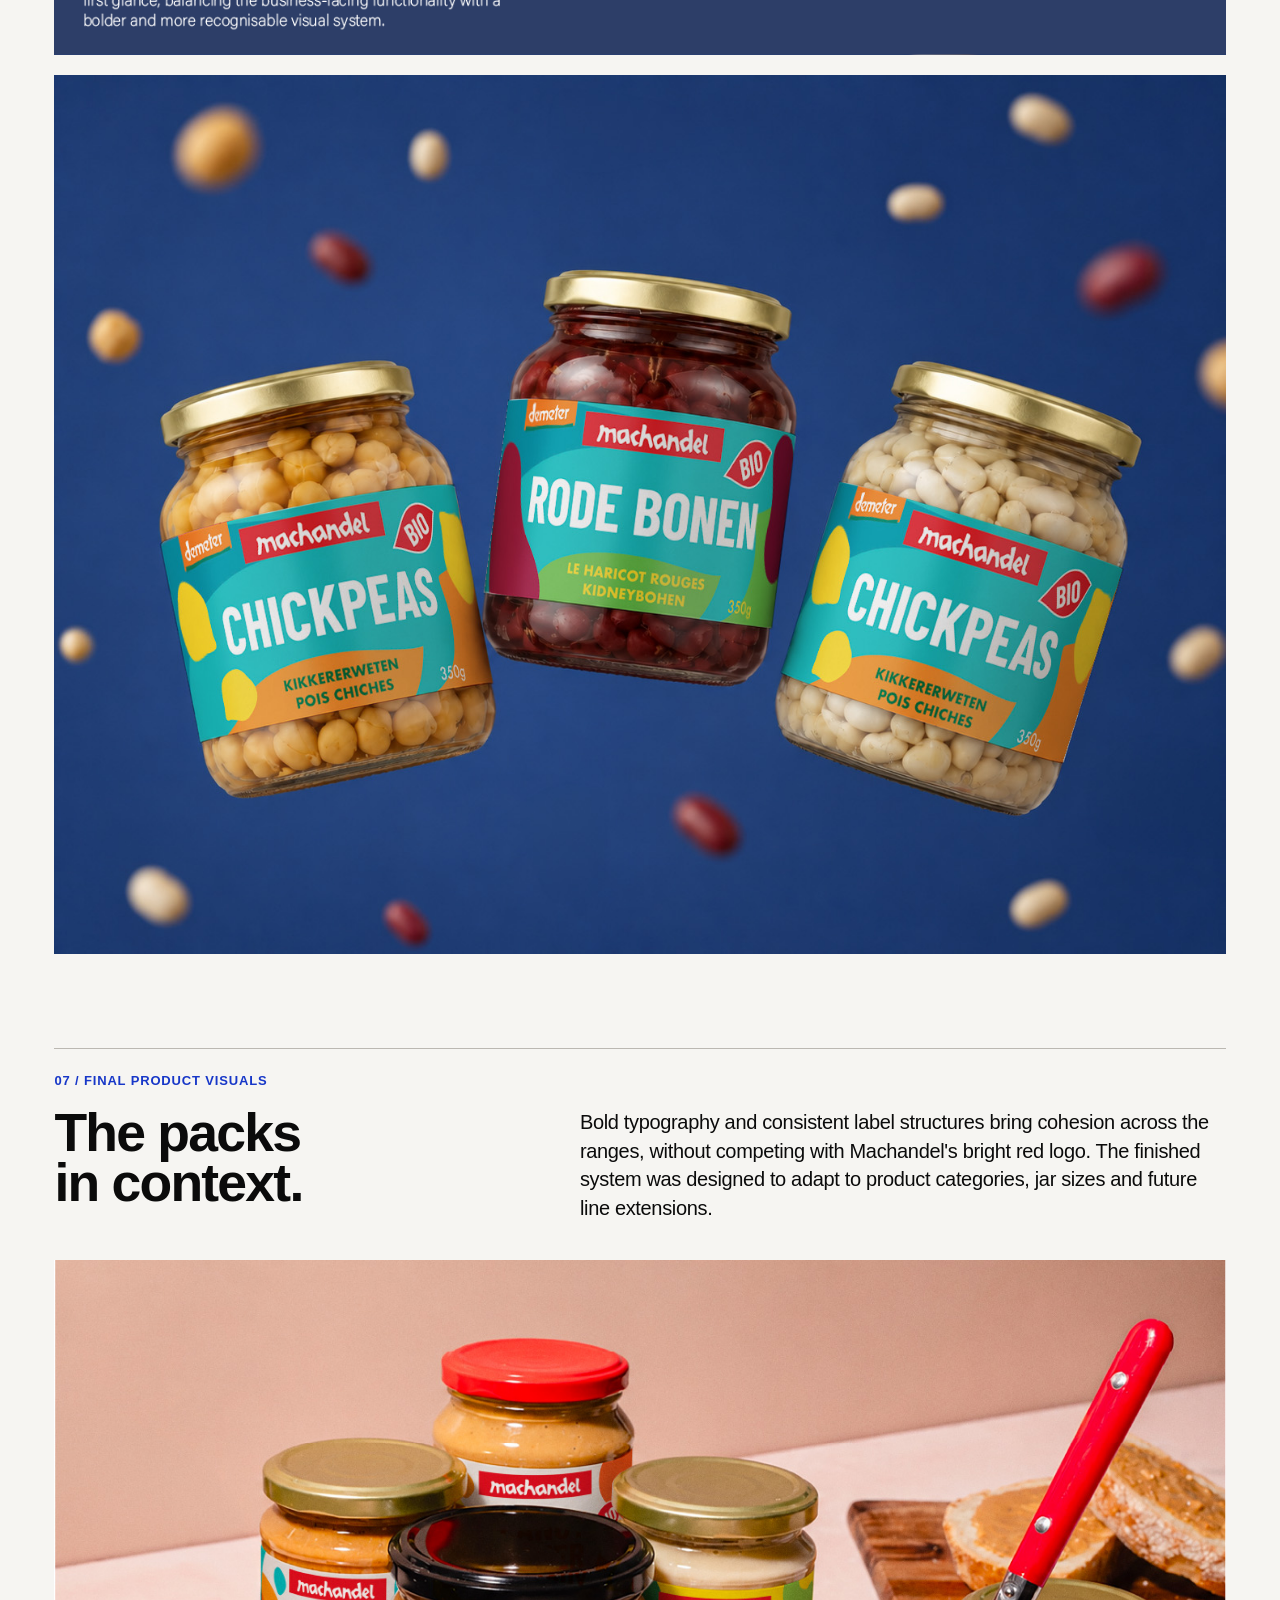
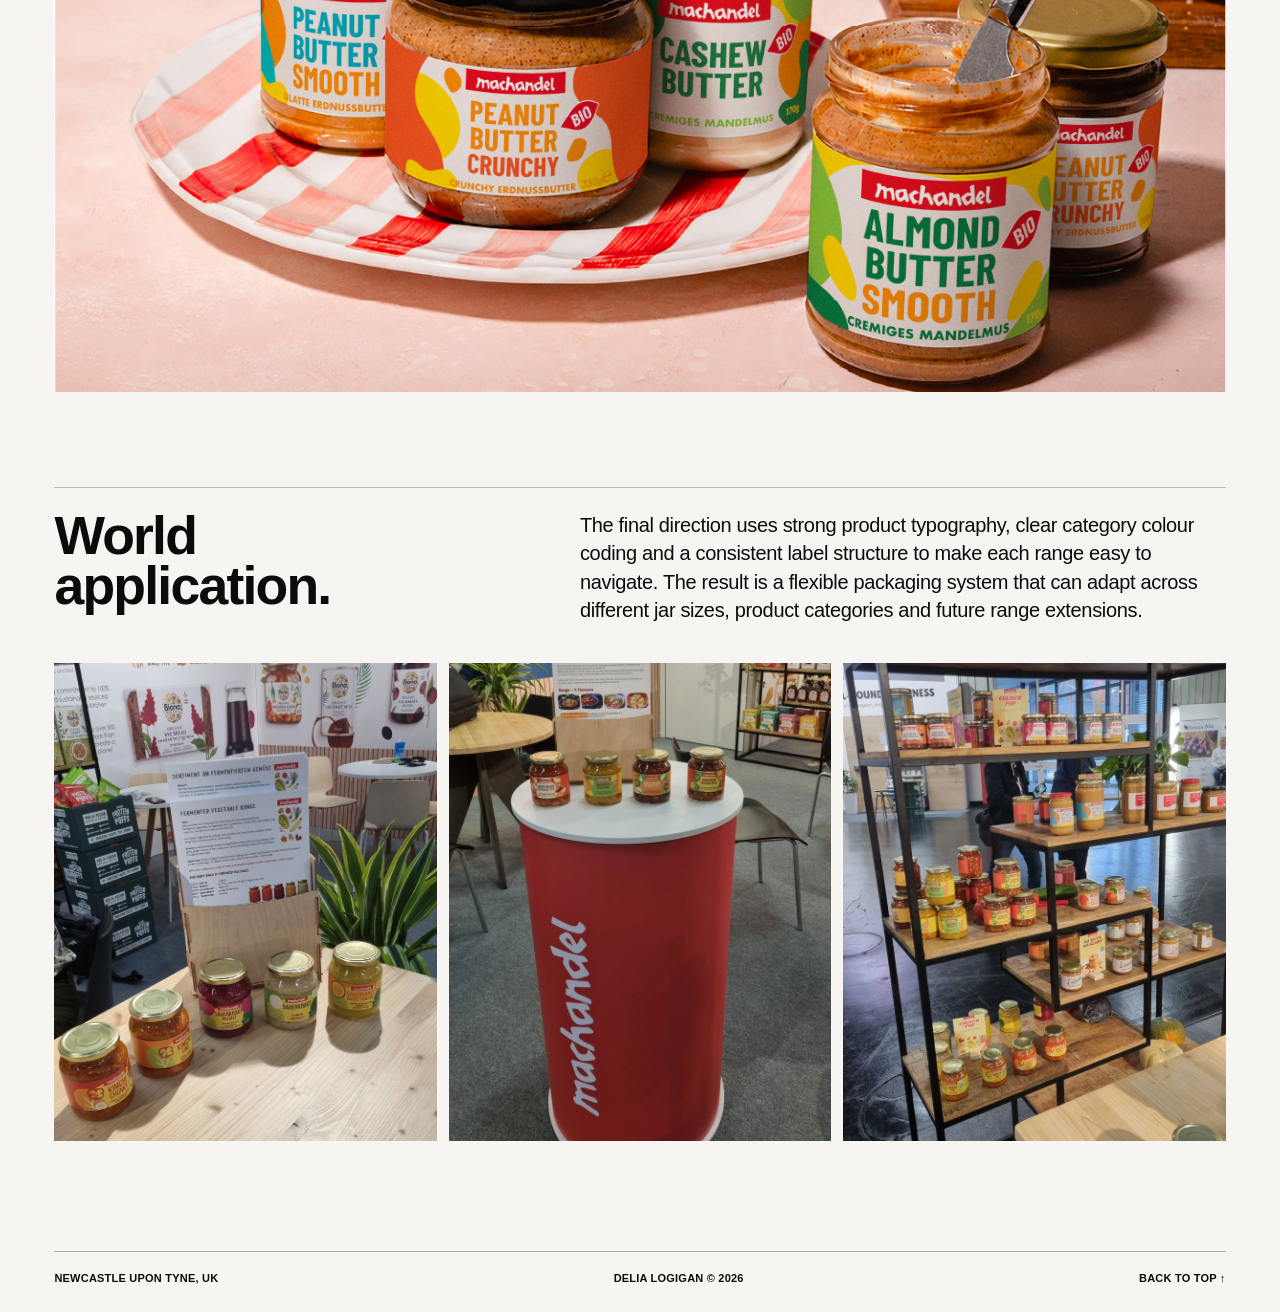
<file: machandel.html>
<!doctype html>
<html lang="en" data-type="service" data-motion="quiet">
<head>
  <meta charset="UTF-8">
  <meta name="viewport" content="width=device-width, initial-scale=1">
  <meta name="page-type" content="service"><meta name="site-kind" content="other">
  <meta name="theme-color" content="#f6f5f2">
  <meta name="description" content="Machandel packaging system redesign — FMCG graphic design case study by Delia Logigan. Label system, range differentiation, art direction and production artwork.">
  <meta property="og:title" content="Machandel Case Study — Delia Logigan">
  <meta property="og:description" content="A clearer, more cohesive packaging identity for Machandel's organic pantry range.">
  <title>Machandel Case Study — Delia Logigan</title>
  <link rel="icon" type="image/svg+xml" href="assets/favicon.svg">
  <link rel="stylesheet" href="styles.css"><link rel="stylesheet" href="biona-case.css"><link rel="stylesheet" href="machandel-case.css">
</head>
<body id="top">
<a class="skip" href="#main">Skip to case study</a>
<div class="page-shell">
 <header class="site-header">
   <a class="name-mark" href="./" aria-label="Delia Logigan homepage"><span>DELIA</span><span>LOGIGAN</span></a>
   <div class="role-mark"><span>GRAPHIC DESIGNER</span><span>FMCG &amp; PACKAGING</span></div>
   <nav class="nav" aria-label="Main navigation"><a class="current" href="./#work">WORK</a><a href="./about.html">ABOUT</a><a href="./#contact">CONTACT</a></nav>
 </header>
 <main id="main" class="bc-main mc-main">
  <section class="bc-intro" aria-labelledby="case-title" data-enter>
    <p class="bc-index">CASE STUDY / FMCG PACKAGING</p>
    <div class="bc-split bc-intro-split">
      <h1 id="case-title">Machandel<br>Case Study<span class="bc-dot">.</span></h1>
      <div class="bc-intro-text"><h2>Packaging System Redesign</h2>
       <p>While working at Windmill Organics, I led a packaging refresh for Netherlands-based supplier partner Machandel. The project involved developing a new front-of-pack label system that felt fresher, clearer and more engaging, while staying functional for a multi-range product portfolio. I created demo labels for presentations and exhibitions, refined the system through stakeholder feedback, and delivered final artwork files for production handover.</p>
      </div>
    </div>
    <div class="bc-media mc-hero"><img src="assets/case-machandel/01-hero-machandel-collage.png" width="2048" height="1280" alt="Machandel packaging collage featuring the red logo surrounded by colourful organic bean and nut butter jars" fetchpriority="high"></div>
  </section>

  <section class="bc-section" aria-labelledby="overview-title">
    <p class="bc-index">01 / PROJECT OVERVIEW</p>
    <div class="bc-split bc-chapter-heading"><h2 class="bc-display" id="overview-title">The brief<span class="bc-dot">.</span></h2>
      <div class="bc-copy"><p>Machandel wanted to refresh its supplier labels with a brighter, more youthful look while staying true to its organic values. I developed a simple, flexible system with clear range differentiation, creating demo front-of-pack labels that could later be adapted with final product information.</p></div>
    </div>
    <div class="bc-media bc-uncropped mc-graphic"><img src="assets/case-machandel/02-project-overview.png" width="2048" height="727" loading="lazy" alt="Three original project graphics: Project overview, The Problem and The Solution, including brief and design rationale"></div>
  </section>

  <section class="bc-section" aria-labelledby="previous-title">
    <p class="bc-index">02 / BEFORE THE REFRESH</p>
    <div class="bc-split bc-chapter-heading"><h2 class="bc-display" id="previous-title">Previous<span class="bc-dot">.</span></h2>
      <div class="bc-copy"><p>The previous packaging looked quite different across the ranges, with inconsistent layouts, typography and visual styles. This made the overall brand feel a bit disconnected and dated, with no clear design system tying everything together.</p></div>
    </div>
    <div class="bc-media bc-contain bc-uncropped mc-graphic mc-smaller-pack-range"><img src="assets/case-machandel/03-previous-range.png" width="1028" height="429" loading="lazy" alt="Five jars showing the inconsistent older Machandel label systems" ></div>
  </section>

  <section class="bc-section" aria-labelledby="current-title">
    <p class="bc-index">03 / THE FINAL DIRECTION</p>
    <div class="bc-split bc-chapter-heading"><h2 class="bc-display" id="current-title">Current<span class="bc-dot">.</span></h2>
      <div class="bc-copy"><p>The final direction uses bold product names, clear category colours and a consistent label structure, making each range easy to recognise. The system can adapt across different jar sizes and product categories, while leaving room for new products in the future.</p></div>
    </div>
    <div class="bc-media bc-contain bc-uncropped mc-graphic mc-smaller-pack-range"><img src="assets/case-machandel/04-current-range.png" width="1036" height="896" loading="lazy" alt="New Machandel jars on three display levels, showing colour coding across beans, spreads and world meals"></div>
  </section>

  <section class="bc-section" aria-labelledby="mood-title">
    <p class="bc-index">04 / VISUAL RESEARCH</p>
    <div class="bc-split bc-chapter-heading"><h2 class="bc-display" id="mood-title">Mood board<span class="bc-dot">.</span></h2>
      <div class="bc-copy"><p>I explored a bold, playful visual direction inspired by vegetables, fresh ingredients and organic shapes. Bright, contrasting colours and expressive graphics helped establish a more energetic visual identity, while creating a flexible foundation for Machandel's different product ranges.</p></div>
    </div>
    <div class="bc-media bc-contain bc-uncropped mc-graphic mc-moodboard"><img src="assets/case-machandel/05-moodboard.png" width="1000" height="687" loading="lazy" alt="Machandel mood board: colourful swatches, fresh tomatoes, illustrated vegetables and a white beans jar"><p class="mc-mood-bubble-text">Exploring a bold, playful veg inspired world with bright colours and fresh ingredient cues!</p></div>
  </section>

  <section class="bc-section" aria-labelledby="colour-title">
    <p class="bc-index">05 / COLOUR PALETTES</p>
    <div class="bc-split bc-chapter-heading"><h2 class="bc-display" id="colour-title">Colour<br>system<span class="bc-dot">.</span></h2>
      <div class="bc-copy"><p>The colour system separates three product families with palettes drawn from food and natural ingredients: World Meals, Spreads, and Beans &amp; Pulses. Each range has its own character while staying part of the same visual family.</p></div>
    </div>
    <div class="mc-colour-gallery">
      <div class="bc-media bc-contain bc-uncropped mc-graphic"><img src="assets/case-machandel/06-world-meals-colour.png" width="2047" height="1012" loading="lazy" alt="Machandel World Meals full colour-system artwork with pumpkin, yellow, leaf green, cream, toasted orange and honey swatches"></div>
      <div class="bc-media bc-contain bc-uncropped mc-graphic"><img src="assets/case-machandel/07-spreads-colour.png" width="2047" height="1014" loading="lazy" alt="Machandel Spreads colour-system artwork in teal, yellow, orange, green and canvas white"></div>
      <div class="bc-media bc-contain bc-uncropped mc-graphic"><img src="assets/case-machandel/08-beans-pulses-colour.png" width="2048" height="1013" loading="lazy" alt="Machandel Beans and Pulses colour-system artwork in teal, sky blue, pumpkin and natural colours"></div>
    </div>
  </section>

  <section class="bc-section" aria-labelledby="anatomy-title">
    <p class="bc-index">06 / PACKAGING SYSTEM</p>
    <div class="bc-split bc-chapter-heading"><h2 class="bc-display" id="anatomy-title">Packaging<br>anatomy<span class="bc-dot">.</span></h2>
      <div class="bc-copy"><p>The label structure was designed to stay clear and digestible at first glance, balancing the business-facing functionality with a bolder and more recognisable visual system.</p></div>
    </div>
    <div class="bc-media bc-contain bc-uncropped mc-graphic"><img src="assets/case-machandel/09-packaging-anatomy.png" width="1280" height="800" loading="lazy" alt="Annotated packaging anatomy of a Machandel peanut butter jar showing product hierarchy, brand placement, organic mark, range colours and multilingual descriptors"></div>
    <div class="bc-media mc-feature-photo mc-anatomy-followup"><img src="assets/case-machandel/01-hero-blue-jars.jpg" width="1448" height="1086" loading="lazy" alt="Three Machandel bean jars in the refreshed packaging, floating against a deep blue background"></div>
  </section>

  <section class="bc-section" aria-labelledby="product-title">
    <p class="bc-index">07 / FINAL PRODUCT VISUALS</p>
    <div class="bc-split bc-chapter-heading"><h2 class="bc-display" id="product-title">The packs<br>in context<span class="bc-dot">.</span></h2>
      <div class="bc-copy"><p>Bold typography and consistent label structures bring cohesion across the ranges, without competing with Machandel's bright red logo. The finished system was designed to adapt to product categories, jar sizes and future line extensions.</p></div>
    </div>
    <div class="mc-product-gallery">
      <div class="bc-media mc-feature-photo"><img src="assets/case-machandel/11-nut-butter-photograph.jpg" width="1281" height="800" loading="lazy" alt="Machandel nut butter products styled together on a striped plate against a soft peach surface"></div>
    </div>
  </section>

  <section class="bc-section" aria-labelledby="application-title">
    <div class="bc-split bc-chapter-heading"><h2 class="bc-display" id="application-title">World<br>application<span class="bc-dot">.</span></h2>
      <div class="bc-copy"><p>The final direction uses strong product typography, clear category colour coding and a consistent label structure to make each range easy to navigate. The result is a flexible packaging system that can adapt across different jar sizes, product categories and future range extensions.</p></div>
    </div>
    <div class="mc-event-gallery">
      <div class="bc-media mc-event"><img src="assets/case-machandel/12-exhibition-product-table.jpg" width="800" height="1100" loading="lazy" alt="Machandel product jars and display materials on a table at a trade exhibition"></div>
      <div class="bc-media mc-event"><img src="assets/case-machandel/13-exhibition-demeter-stand.jpg" width="800" height="1422" loading="lazy" alt="Red Machandel-branded exhibition counter presenting the packaged range"></div>
      <div class="bc-media mc-event"><img src="assets/case-machandel/14-exhibition-product-shelves.jpg" width="800" height="1422" loading="lazy" alt="Machandel products presented across multiple shelves at a trade exhibition"></div>
    </div>
  </section>
  <div class="mc-after-space"></div>
 </main>
 <footer class="bc-footer"><span>NEWCASTLE UPON TYNE, UK</span><span>DELIA LOGIGAN © 2026</span><a href="#top">BACK TO TOP ↑</a></footer>
</div>
</body>
</html>
</file>
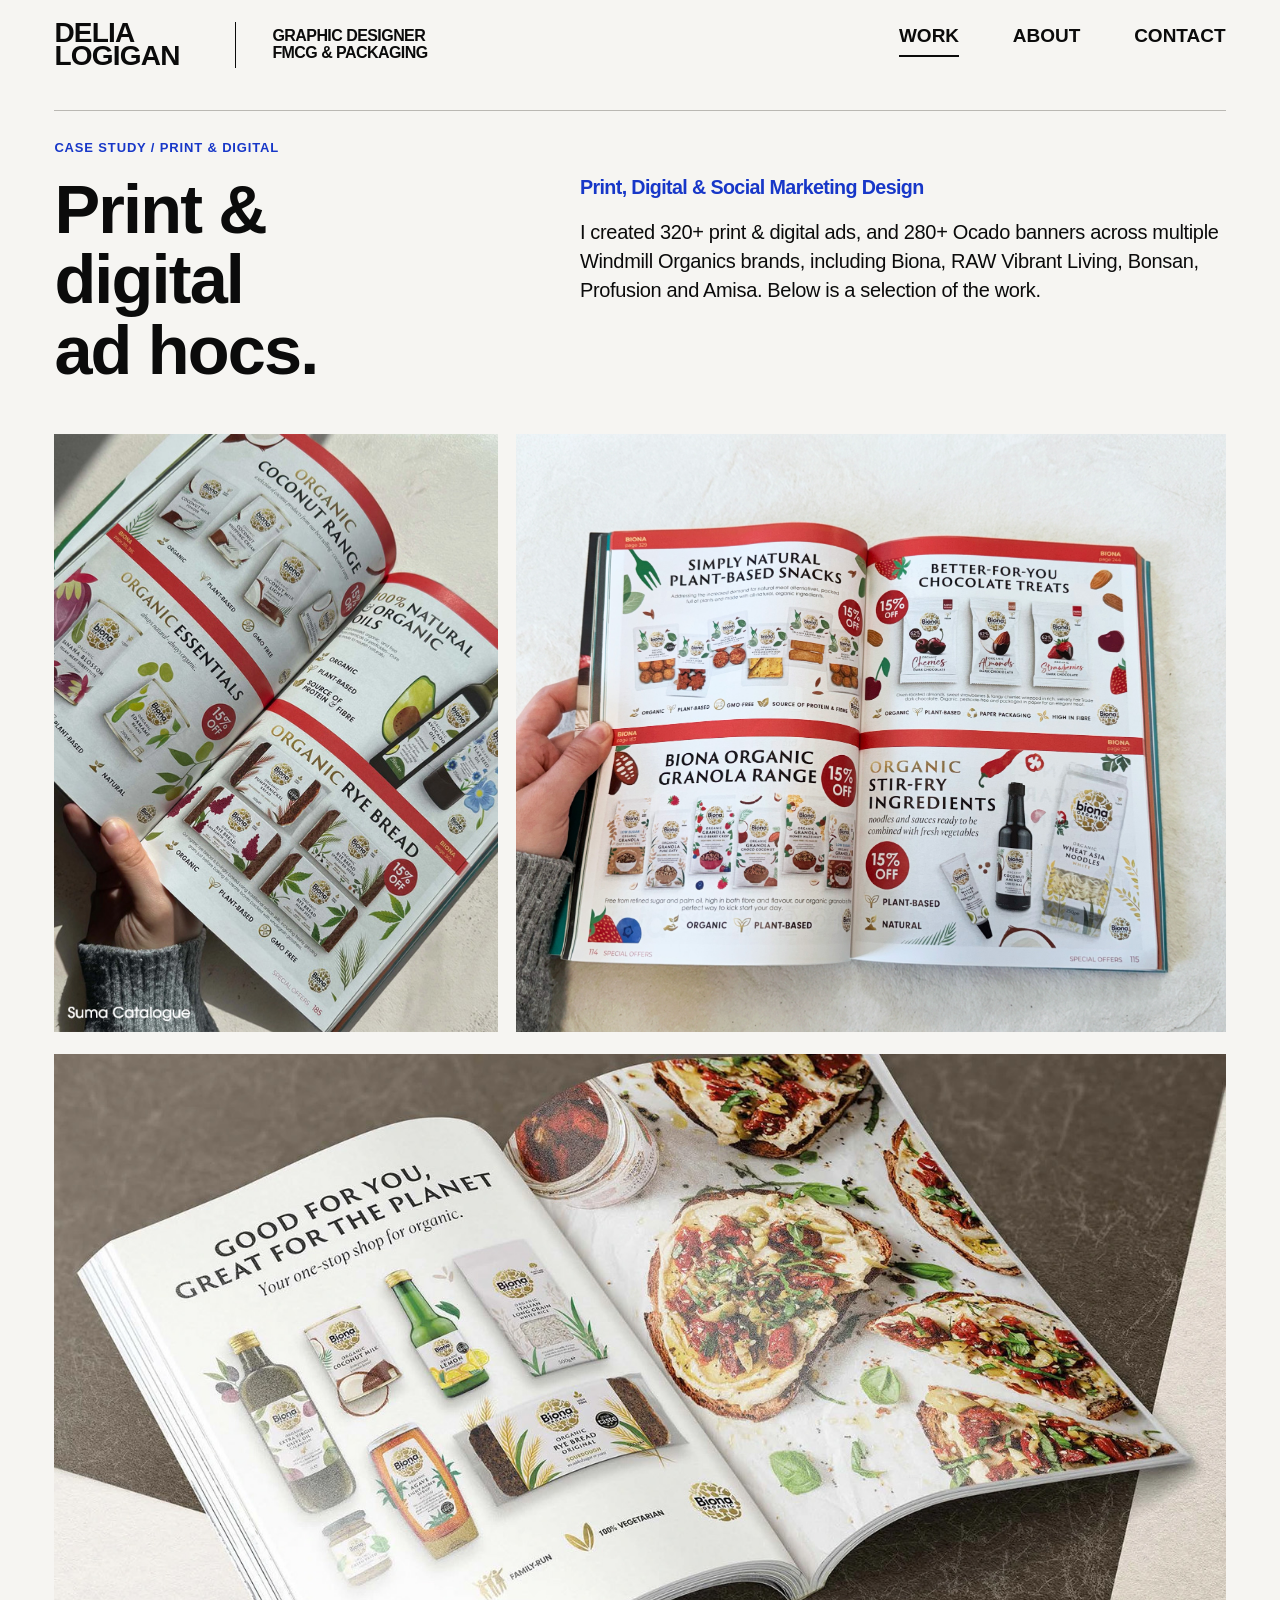
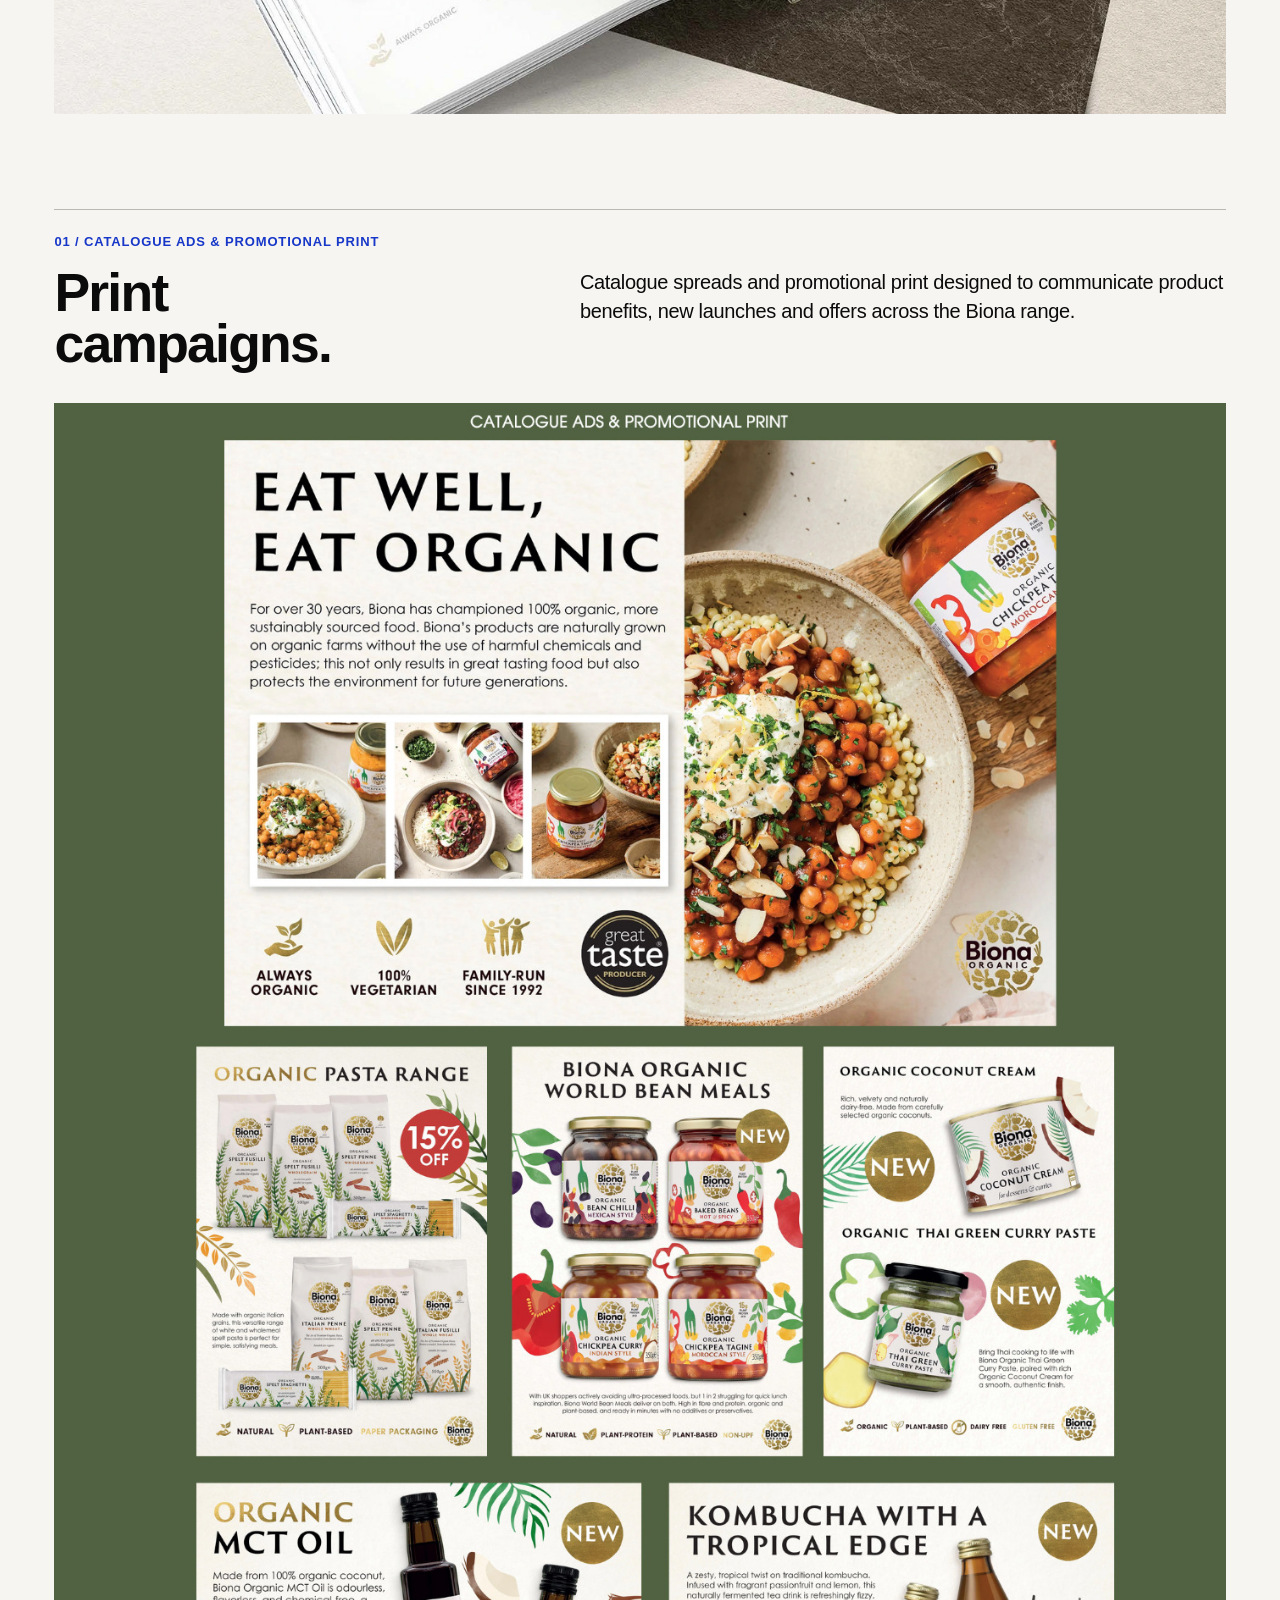
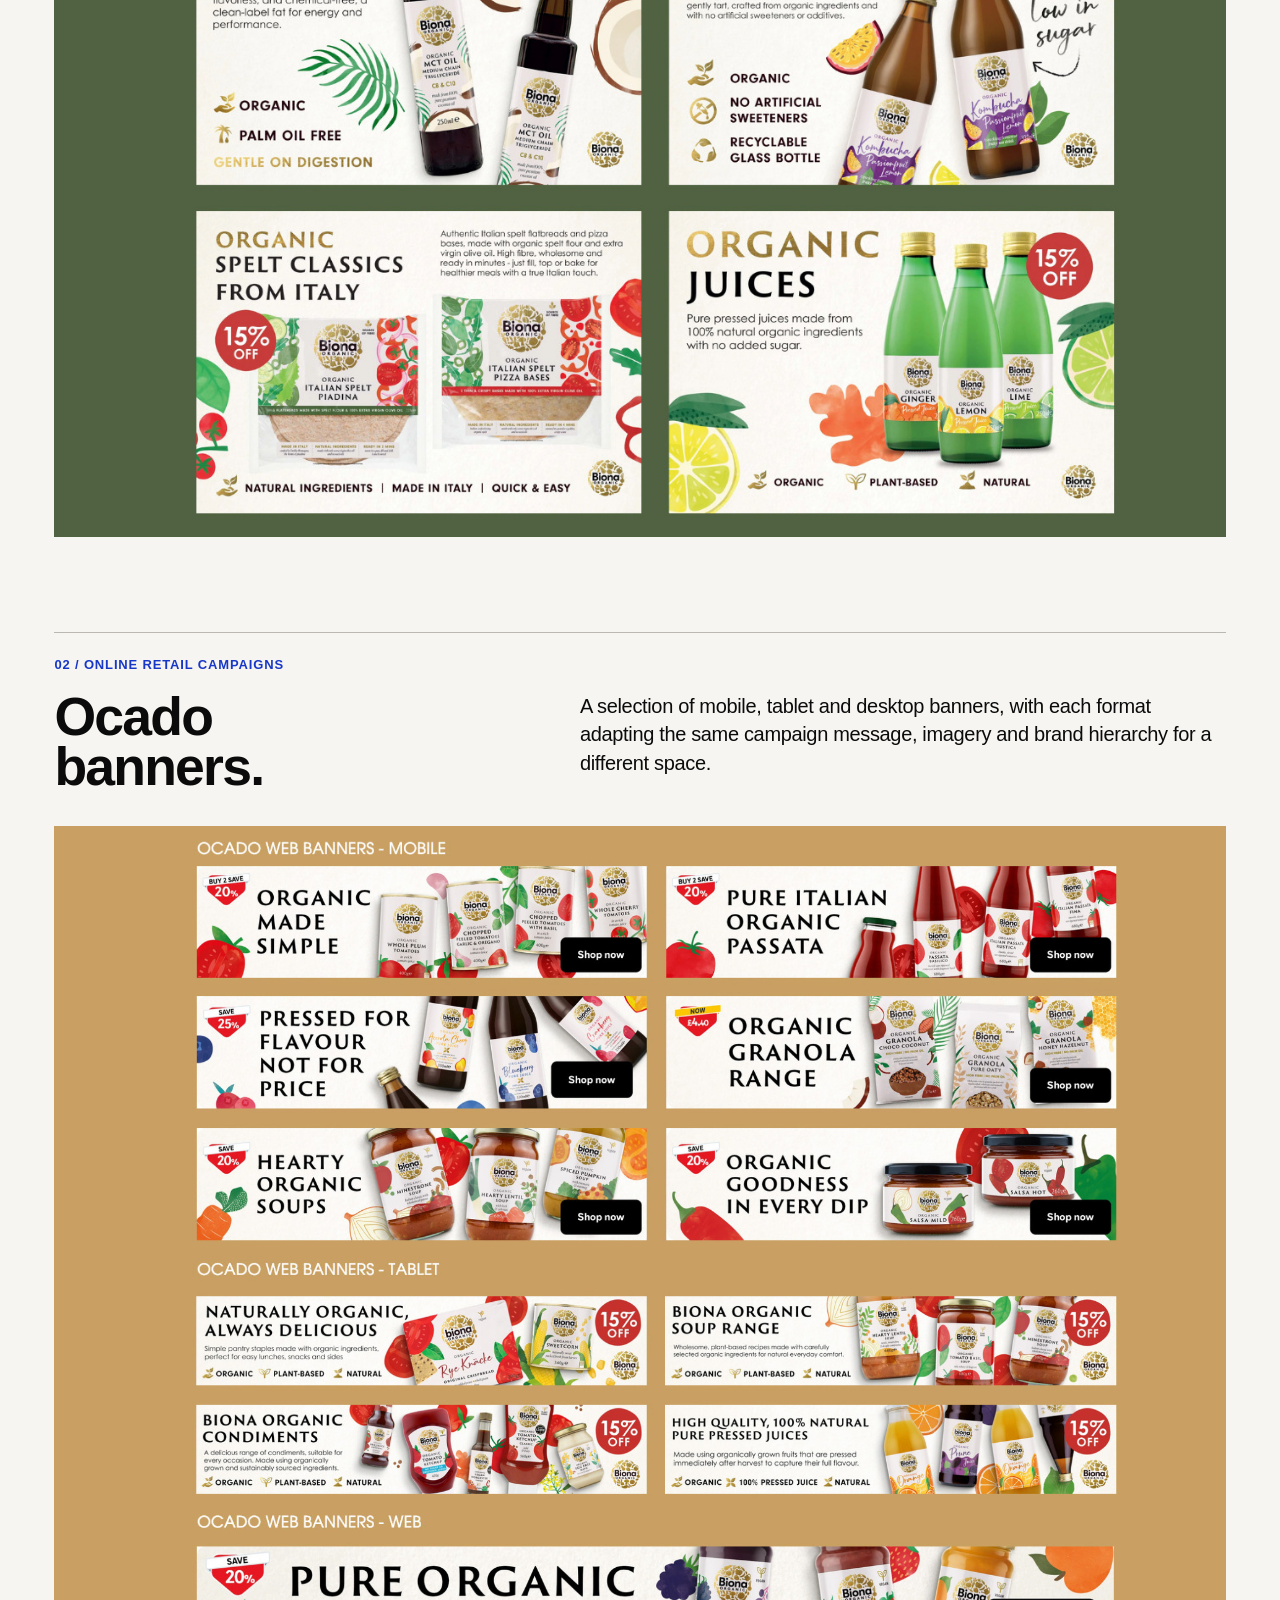
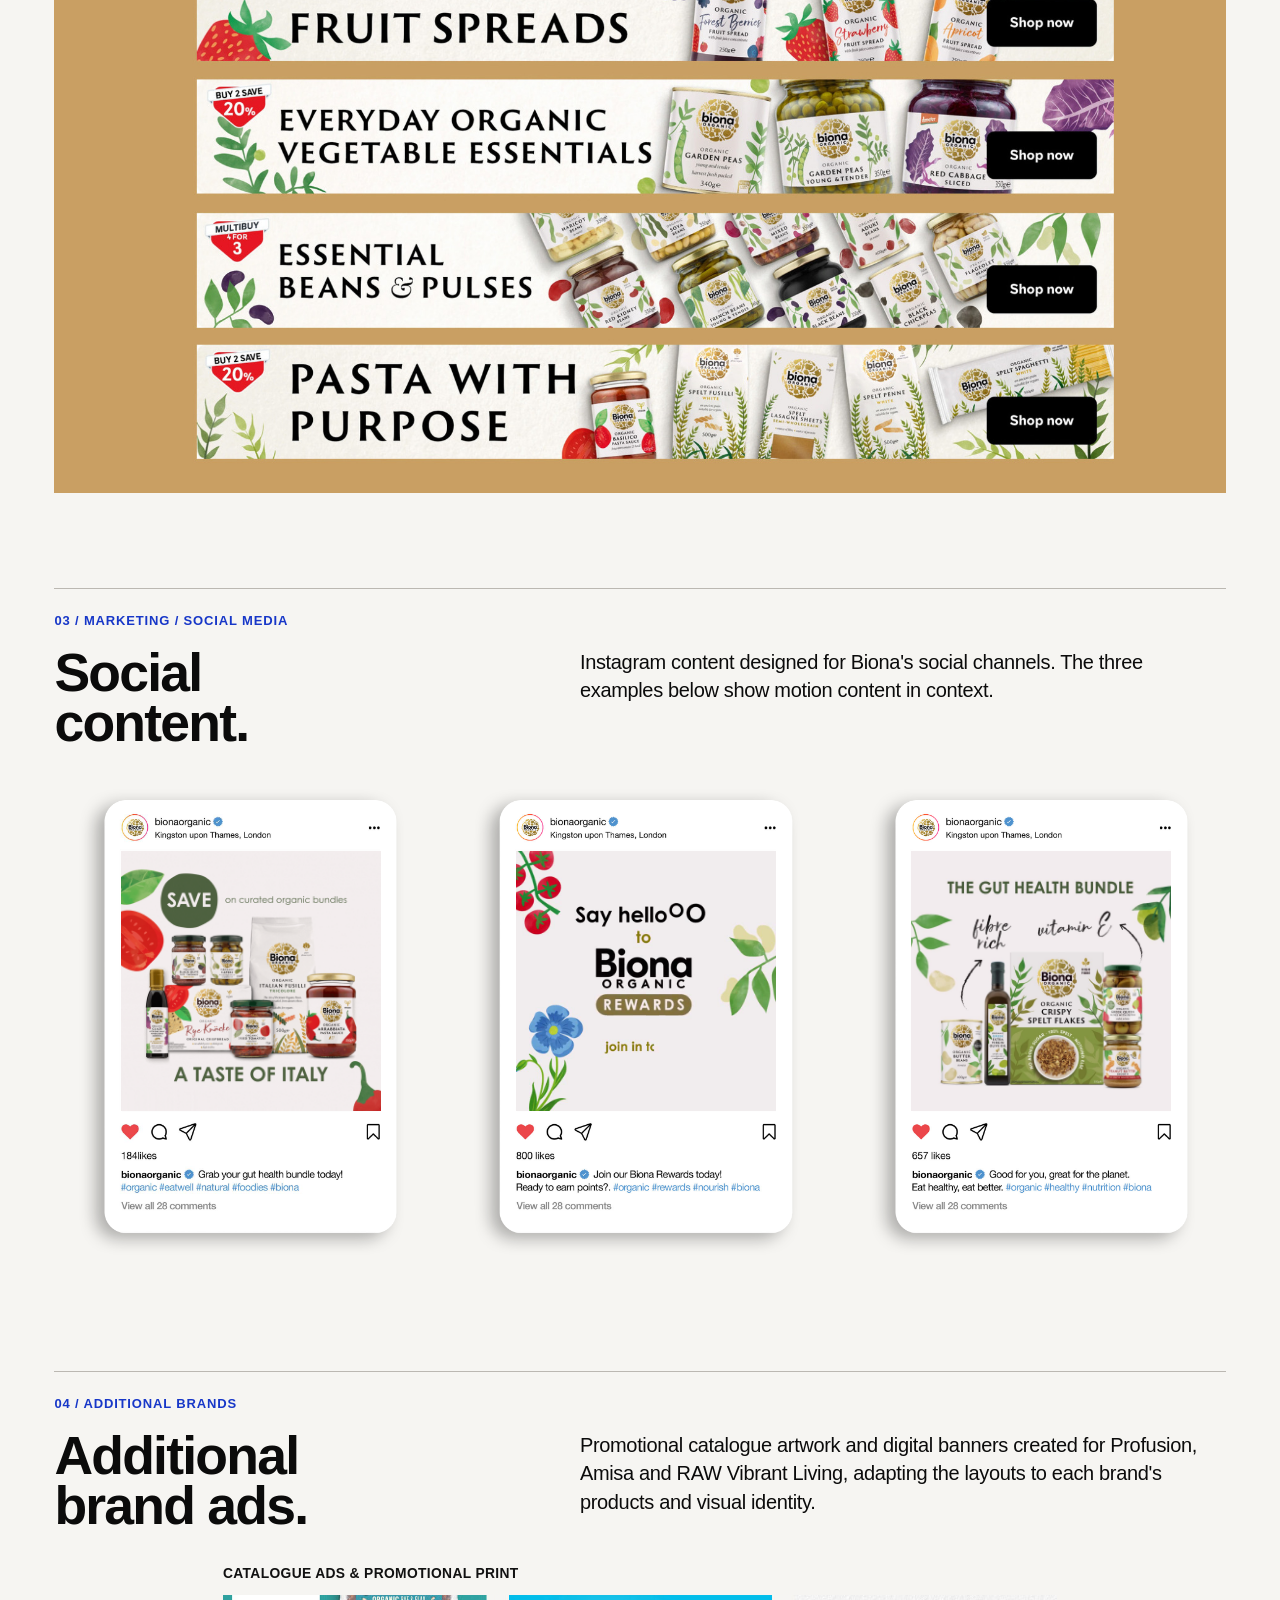
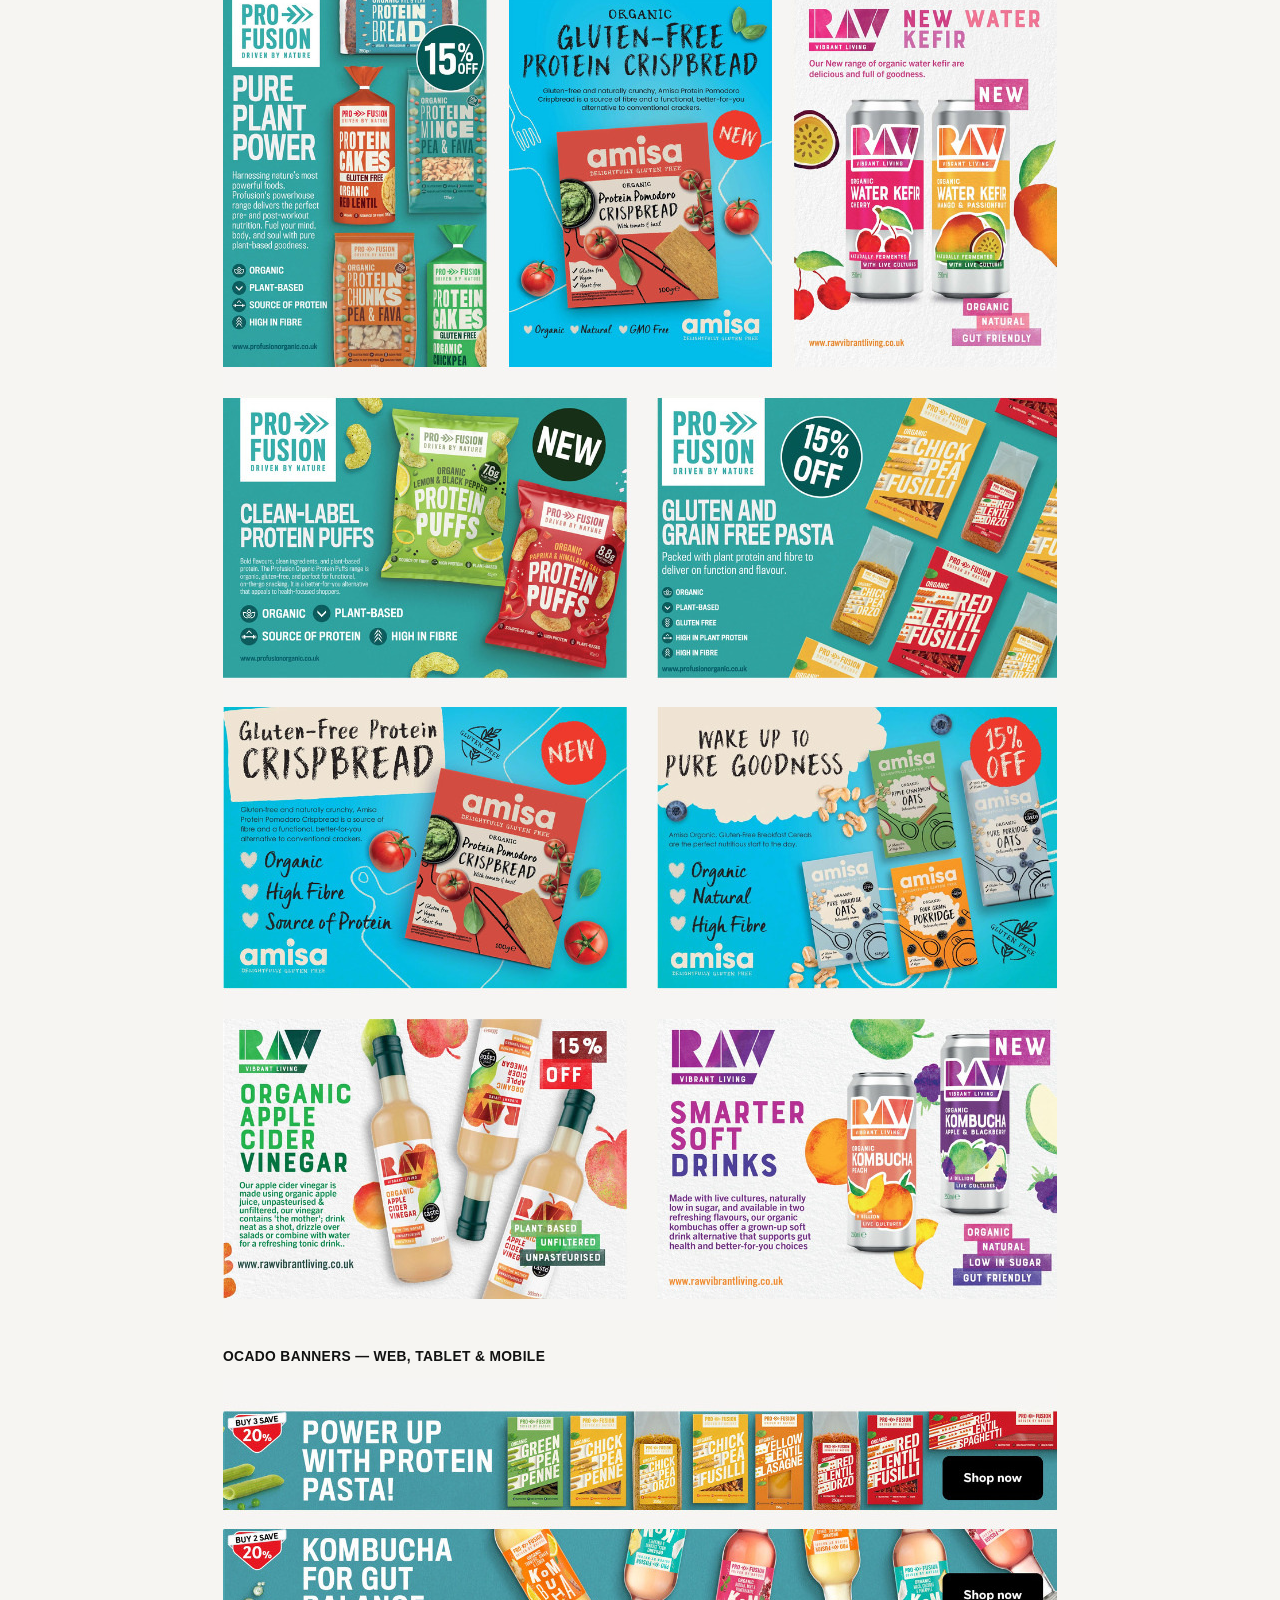
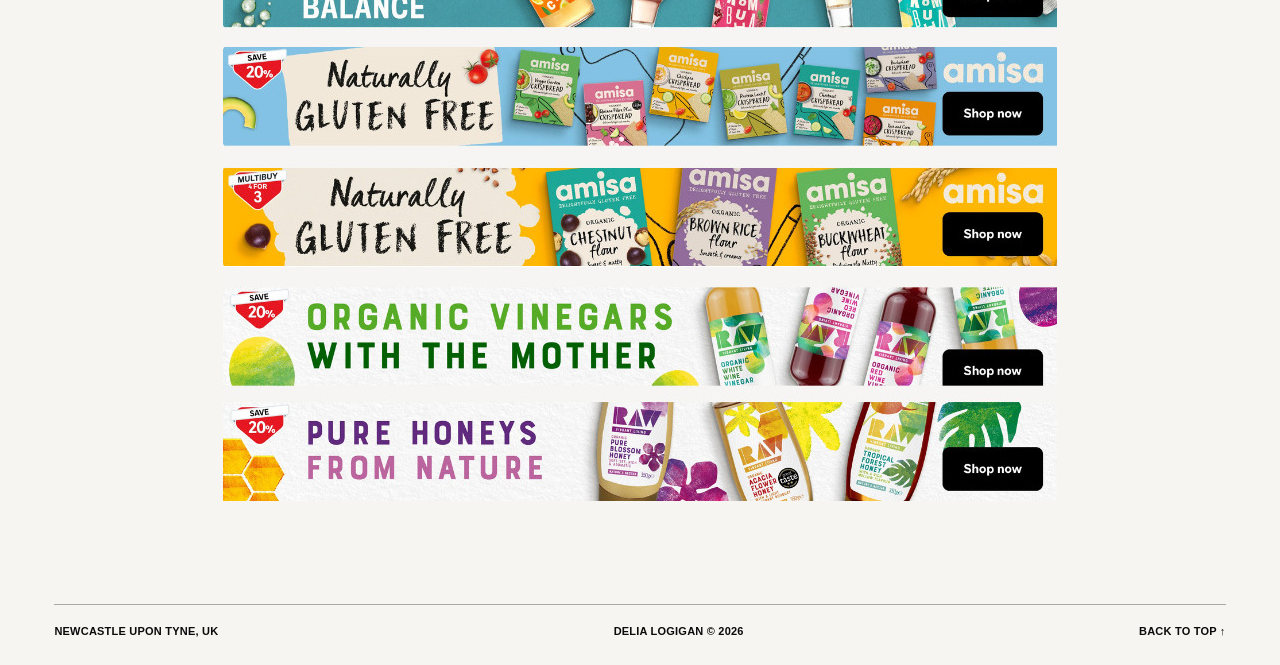
<file: print-digital-ad-hocs.html>
<!DOCTYPE html>

<html data-motion="quiet" data-type="service" lang="en">
<head>
<meta charset="utf-8"/><meta content="width=device-width, initial-scale=1" name="viewport"/>
<meta content="service" name="page-type"/><meta content="other" name="site-kind"/>
<meta content="#f6f5f2" name="theme-color"/>
<meta content="Print and digital ad hocs — catalogue artwork, Biona and other FMCG campaigns, Ocado banners and social marketing design by Delia Logigan." name="description"/>
<meta content="Print &amp; Digital Ad Hocs — Delia Logigan" property="og:title"/>
<title>Print &amp; Digital Ad Hocs — Delia Logigan</title>
<link href="assets/favicon.svg" rel="icon" type="image/svg+xml"/>
<link href="styles.css" rel="stylesheet"/><link href="biona-case.css" rel="stylesheet"/><link href="ad-hocs-case.css" rel="stylesheet"/>
</head>
<body id="top">
<a class="skip" href="#main">Skip to case study</a>
<div class="page-shell">
<header class="site-header">
<a aria-label="Delia Logigan homepage" class="name-mark" href="./"><span>DELIA</span><span>LOGIGAN</span></a>
<div class="role-mark"><span>GRAPHIC DESIGNER</span><span>FMCG &amp; PACKAGING</span></div>
<nav aria-label="Main navigation" class="nav"><a class="current" href="./#work">WORK</a><a href="./about.html">ABOUT</a><a href="./#contact">CONTACT</a></nav>
</header>
<main class="bc-main ah-main" id="main">
<section aria-labelledby="case-title" class="bc-intro" data-enter="">
<p class="bc-index">CASE STUDY / PRINT &amp; DIGITAL</p>
<div class="bc-split bc-intro-split">
<h1 id="case-title">Print &amp;<br/>digital<br/>ad hocs<span class="bc-dot">.</span></h1>
<div class="bc-intro-text"><h2>Print, Digital &amp; Social Marketing Design</h2>
<p>I created 320+ print &amp; digital ads, and 280+ Ocado banners across multiple Windmill Organics brands, including Biona, RAW Vibrant Living, Bonsan, Profusion and Amisa. Below is a selection of the work.</p>
</div>
</div>
<div class="ah-catalogue-photographs">
<figure class="ah-photo ah-suma-detail"><img alt="Suma catalogue double-page spread featuring Biona organic product ranges" fetchpriority="high" height="755" src="assets/case-ad-hocs/01-suma-catalogue-detail.jpg" width="561"/></figure>
<figure class="ah-photo ah-suma-spread"><img alt="Open Suma catalogue showcasing Biona organic product promotions" fetchpriority="high" height="1727" src="assets/case-ad-hocs/02-suma-catalogue-spread.jpg" width="2048"/></figure>
</div>
<figure class="ah-photo ah-large-photo"><img alt="Open Biona catalogue displaying a Good For You, Great For The Planet advertisement" decoding="async" height="847" loading="lazy" src="assets/case-ad-hocs/03-biona-catalogue-hero.jpg" width="1503"/></figure>
</section>
<section aria-labelledby="print-title" class="bc-section ah-gallery-section">
<p class="bc-index">01 / CATALOGUE ADS &amp; PROMOTIONAL PRINT</p>
<div class="bc-split bc-chapter-heading"><h2 class="bc-display" id="print-title">Print<br/>campaigns<span class="bc-dot">.</span></h2>
<div class="bc-copy"><p>Catalogue spreads and promotional print designed to communicate product benefits, new launches and offers across the Biona range.</p></div>
</div>
<figure class="ah-composite"><img alt="Complete Biona catalogue and promotional print gallery featuring World Bean Meals, pasta, MCT oil, kombucha, organic juices and other campaigns" decoding="async" height="2048" loading="lazy" src="assets/case-ad-hocs/04-catalogue-promotional-print.jpg" width="1383"/></figure>
</section>
<section aria-labelledby="ocado-title" class="bc-section ah-gallery-section">
<p class="bc-index">02 / ONLINE RETAIL CAMPAIGNS</p>
<div class="bc-split bc-chapter-heading"><h2 class="bc-display" id="ocado-title">Ocado<br/>banners<span class="bc-dot">.</span></h2>
<div class="bc-copy"><p>A selection of mobile, tablet and desktop banners, with each format adapting the same campaign message, imagery and brand hierarchy for a different space.</p></div>
</div>
<figure class="ah-composite ah-ocado"><img alt="Biona Ocado mobile, tablet and desktop web banners with retail promotional graphics" decoding="async" height="2048" loading="lazy" src="assets/case-ad-hocs/05-ocado-web-banners.jpg" width="1893"/></figure>
</section>
<section aria-labelledby="social-title" class="bc-section ah-social-section">
<p class="bc-index">03 / MARKETING / SOCIAL MEDIA</p>
<div class="bc-split bc-chapter-heading"><h2 class="bc-display" id="social-title">Social<br/>content<span class="bc-dot">.</span></h2>
<div class="bc-copy"><p>Instagram content designed for Biona's social channels. The three examples below show motion content in context.</p></div>
</div>
<div aria-label="Three Biona Instagram post mockups with looping motion content" class="ah-instagram-grid">
<figure class="ah-instagram-frame" aria-label="Biona gut health bundle post with looping animated product showcase">
<img class="ah-instagram-card-art" alt="Biona Instagram gut health bundle post with profile, engagement icons and caption" height="1672" loading="lazy" src="assets/case-ad-hocs/06-instagram-frame-01.png" width="1300"/>
<img class="ah-insta-media ah-insta-gif" src="assets/case-ad-hocs/motion/01-biona-gut-health.gif" alt="Animated display of Biona organic foods" loading="lazy" width="1080" height="1080"/>
</figure>
<figure class="ah-instagram-frame" aria-label="Biona Rewards Instagram post with looping animated campaign">
<img class="ah-instagram-card-art" alt="Biona Instagram Rewards post with profile, engagement icons and caption" height="1672" loading="lazy" src="assets/case-ad-hocs/06-instagram-frame-02.png" width="1300"/>
<video class="ah-insta-media ah-insta-video" autoplay muted loop playsinline preload="metadata" poster="assets/case-ad-hocs/motion/02-biona-rewards-poster.jpg" aria-label="Animated Biona Rewards social post">
<source src="assets/case-ad-hocs/motion/02-biona-rewards.mp4" type="video/mp4"/>
</video>
</figure>
<figure class="ah-instagram-frame" aria-label="Biona organic lifestyle Instagram post with looping animated campaign">
<img class="ah-instagram-card-art" alt="Biona Instagram organic lifestyle post with profile, engagement icons and caption" height="1672" loading="lazy" src="assets/case-ad-hocs/06-instagram-frame-03.png" width="1300"/>
<video class="ah-insta-media ah-insta-video" autoplay muted loop playsinline preload="metadata" poster="assets/case-ad-hocs/motion/03-biona-social-poster.jpg" aria-label="Animated Biona food and wellbeing social post">
<source src="assets/case-ad-hocs/motion/03-biona-social.mp4" type="video/mp4"/>
</video>
</figure>
</div>
</section>
<section aria-labelledby="additional-title" class="bc-section ah-gallery-section ah-last">
<p class="bc-index">04 / ADDITIONAL BRANDS</p>
<div class="bc-split bc-chapter-heading"><h2 class="bc-display" id="additional-title">Additional<br/>brand ads<span class="bc-dot">.</span></h2>
<div class="bc-copy"><p>Promotional catalogue artwork and digital banners created for Profusion, Amisa and RAW Vibrant Living, adapting the layouts to each brand's products and visual identity.</p></div>
</div>
<div class="ah-other-content"><h3 class="ah-work-label">CATALOGUE ADS &amp; PROMOTIONAL PRINT</h3><figure class="ah-composite ah-other-brands"><img alt="Profusion, Amisa and RAW Vibrant Living catalogue and promotional print designs" decoding="async" height="1325" loading="lazy" src="assets/case-ad-hocs/07a-other-brands-print.jpg" width="834"/></figure><h3 class="ah-work-label" id="other-brands-ocado">OCADO BANNERS — WEB, TABLET &amp; MOBILE</h3><figure class="ah-composite ah-other-brands ah-brand-banners"><img alt="Profusion, Amisa and RAW Vibrant Living Ocado web banner designs" decoding="async" height="723" loading="lazy" src="assets/case-ad-hocs/07b-other-brands-ocado.jpg" width="834"/></figure></div>
</section>
</main>
<footer class="bc-footer"><span>NEWCASTLE UPON TYNE, UK</span><span>DELIA LOGIGAN © 2026</span><a href="#top">BACK TO TOP ↑</a></footer>
</div>
</body></html>
</file>
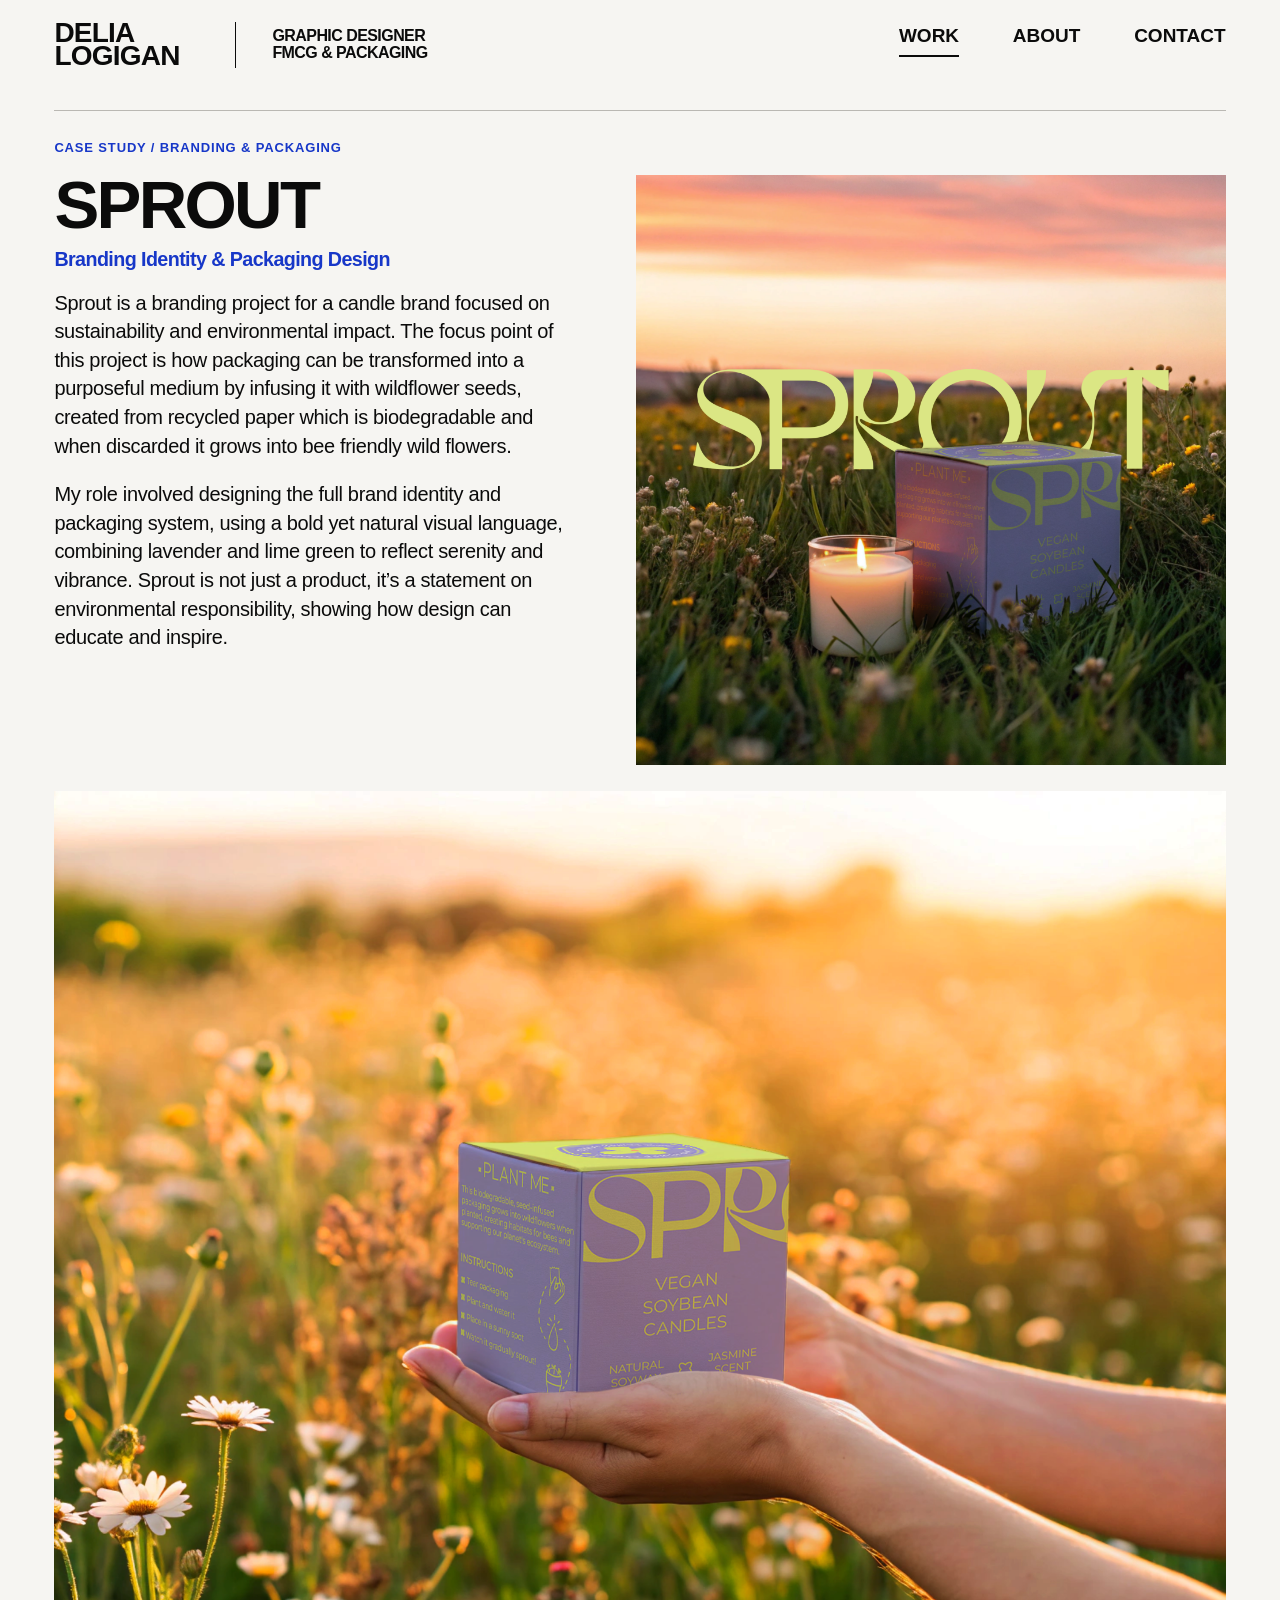
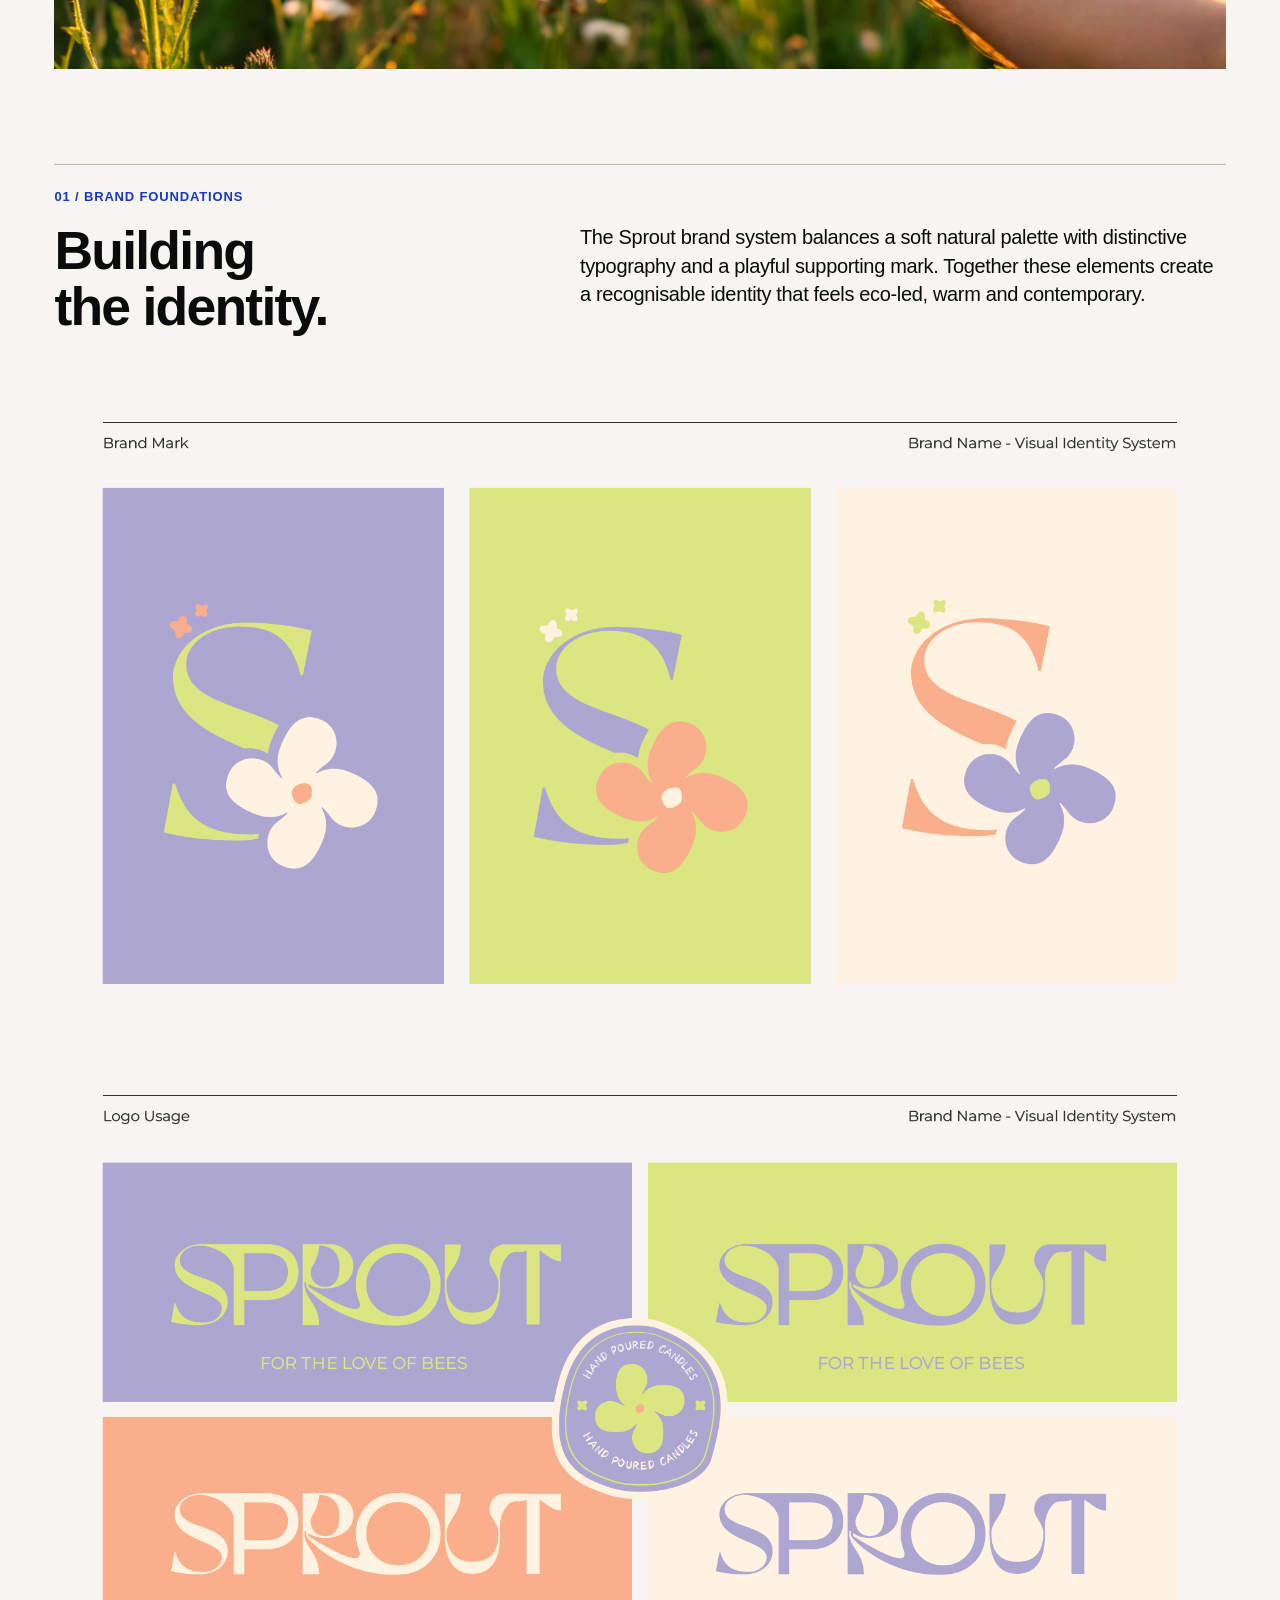
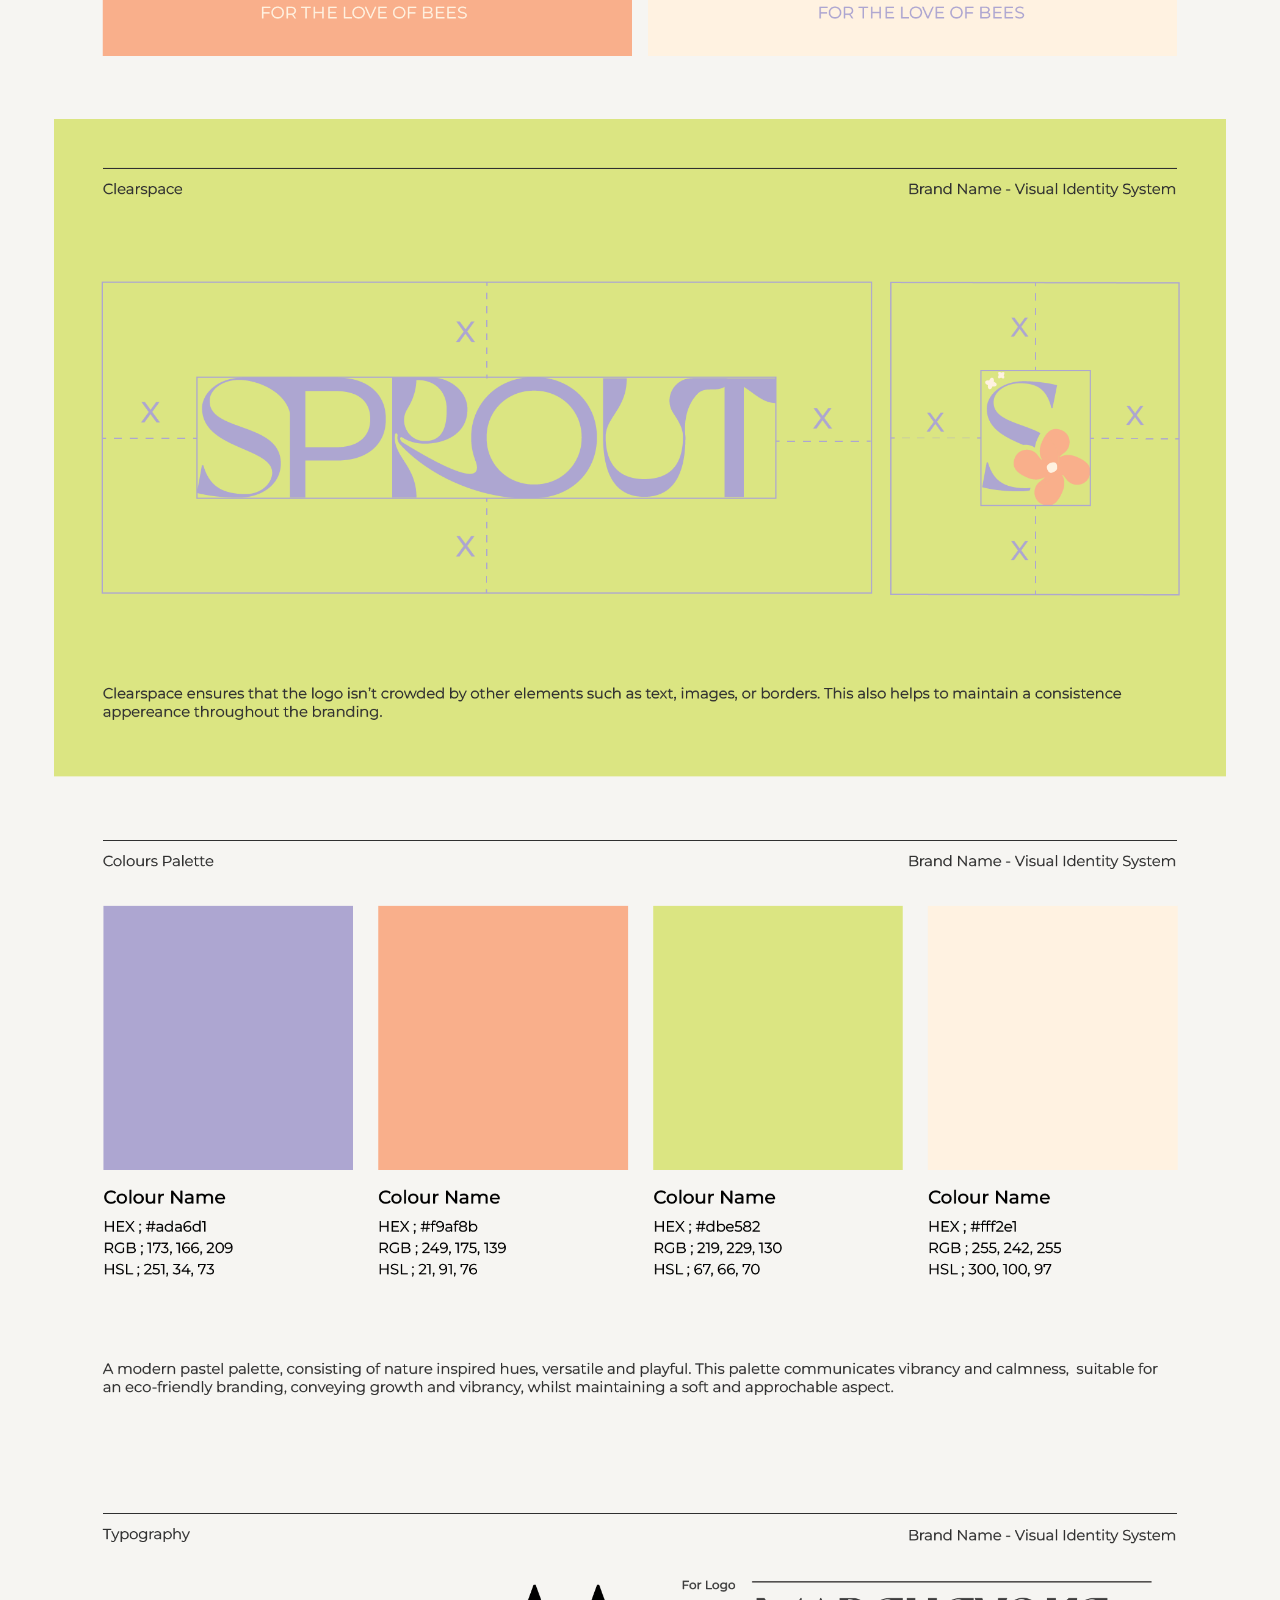
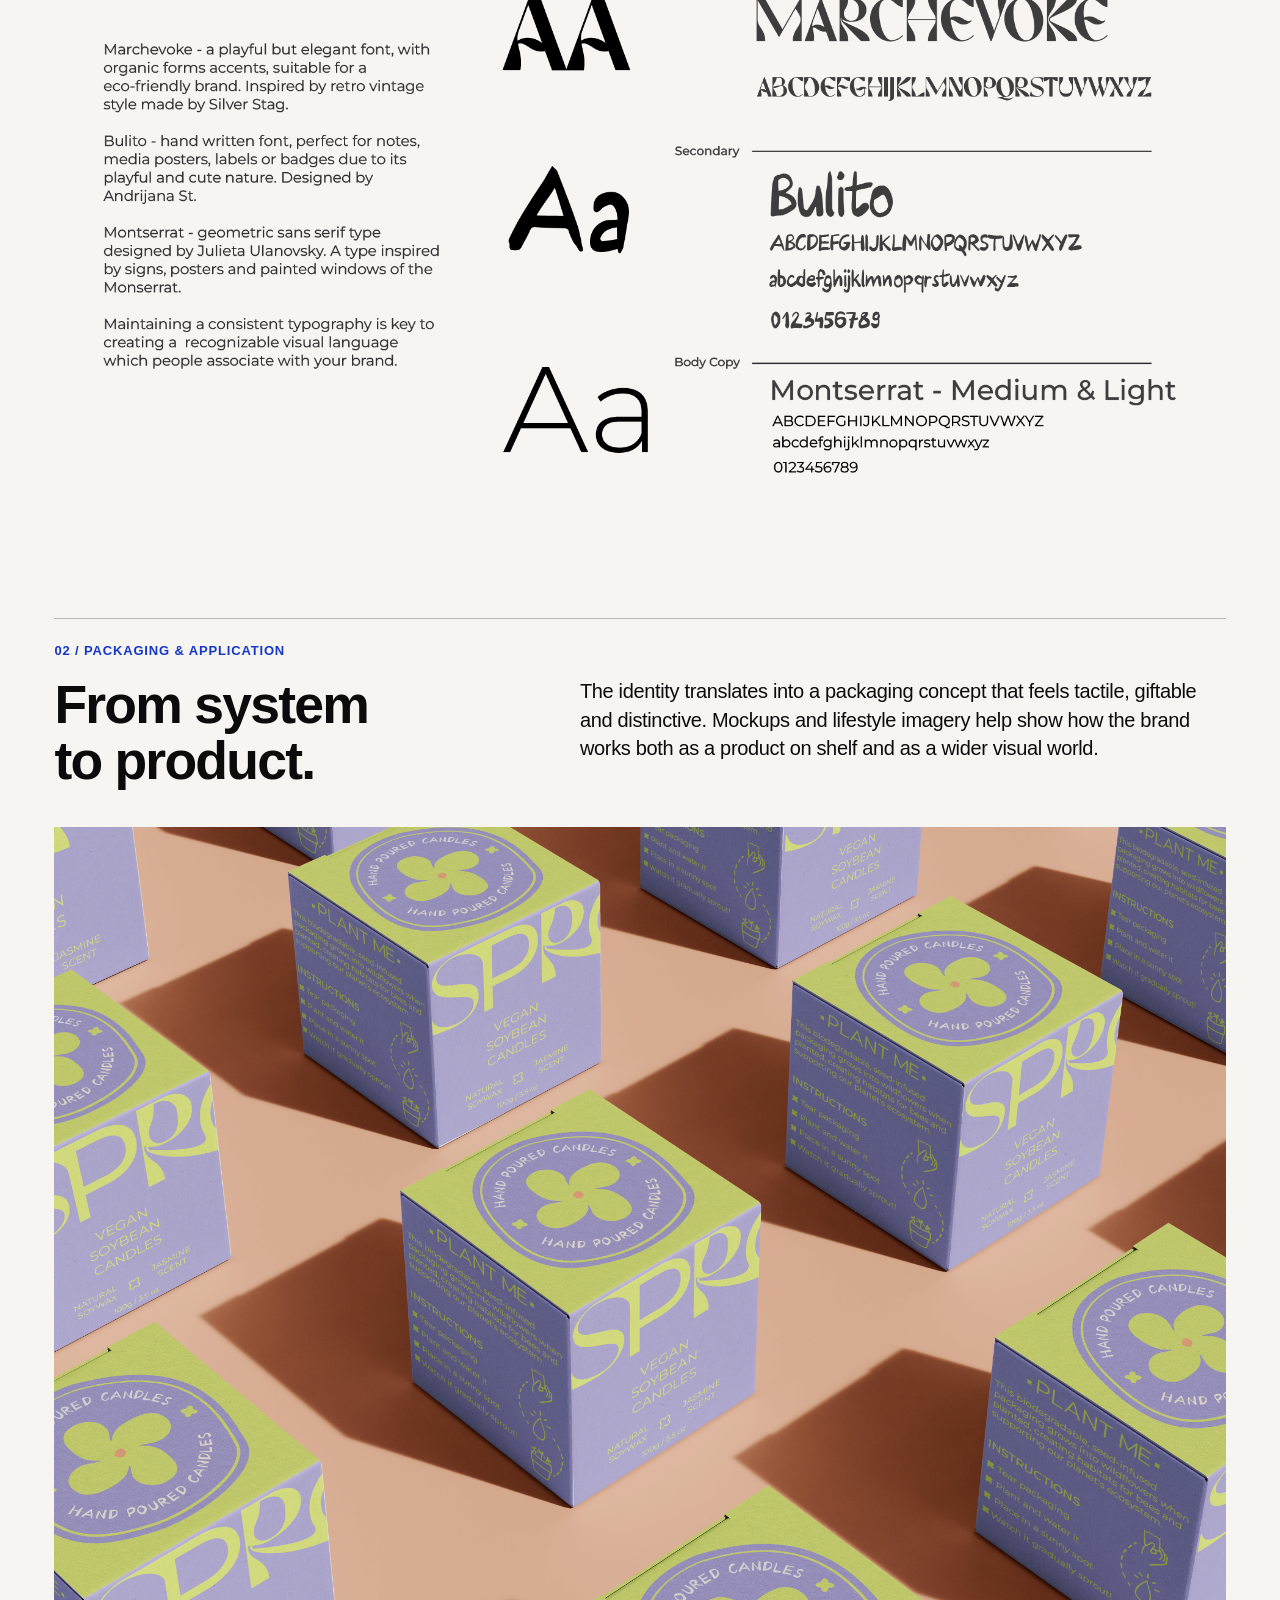
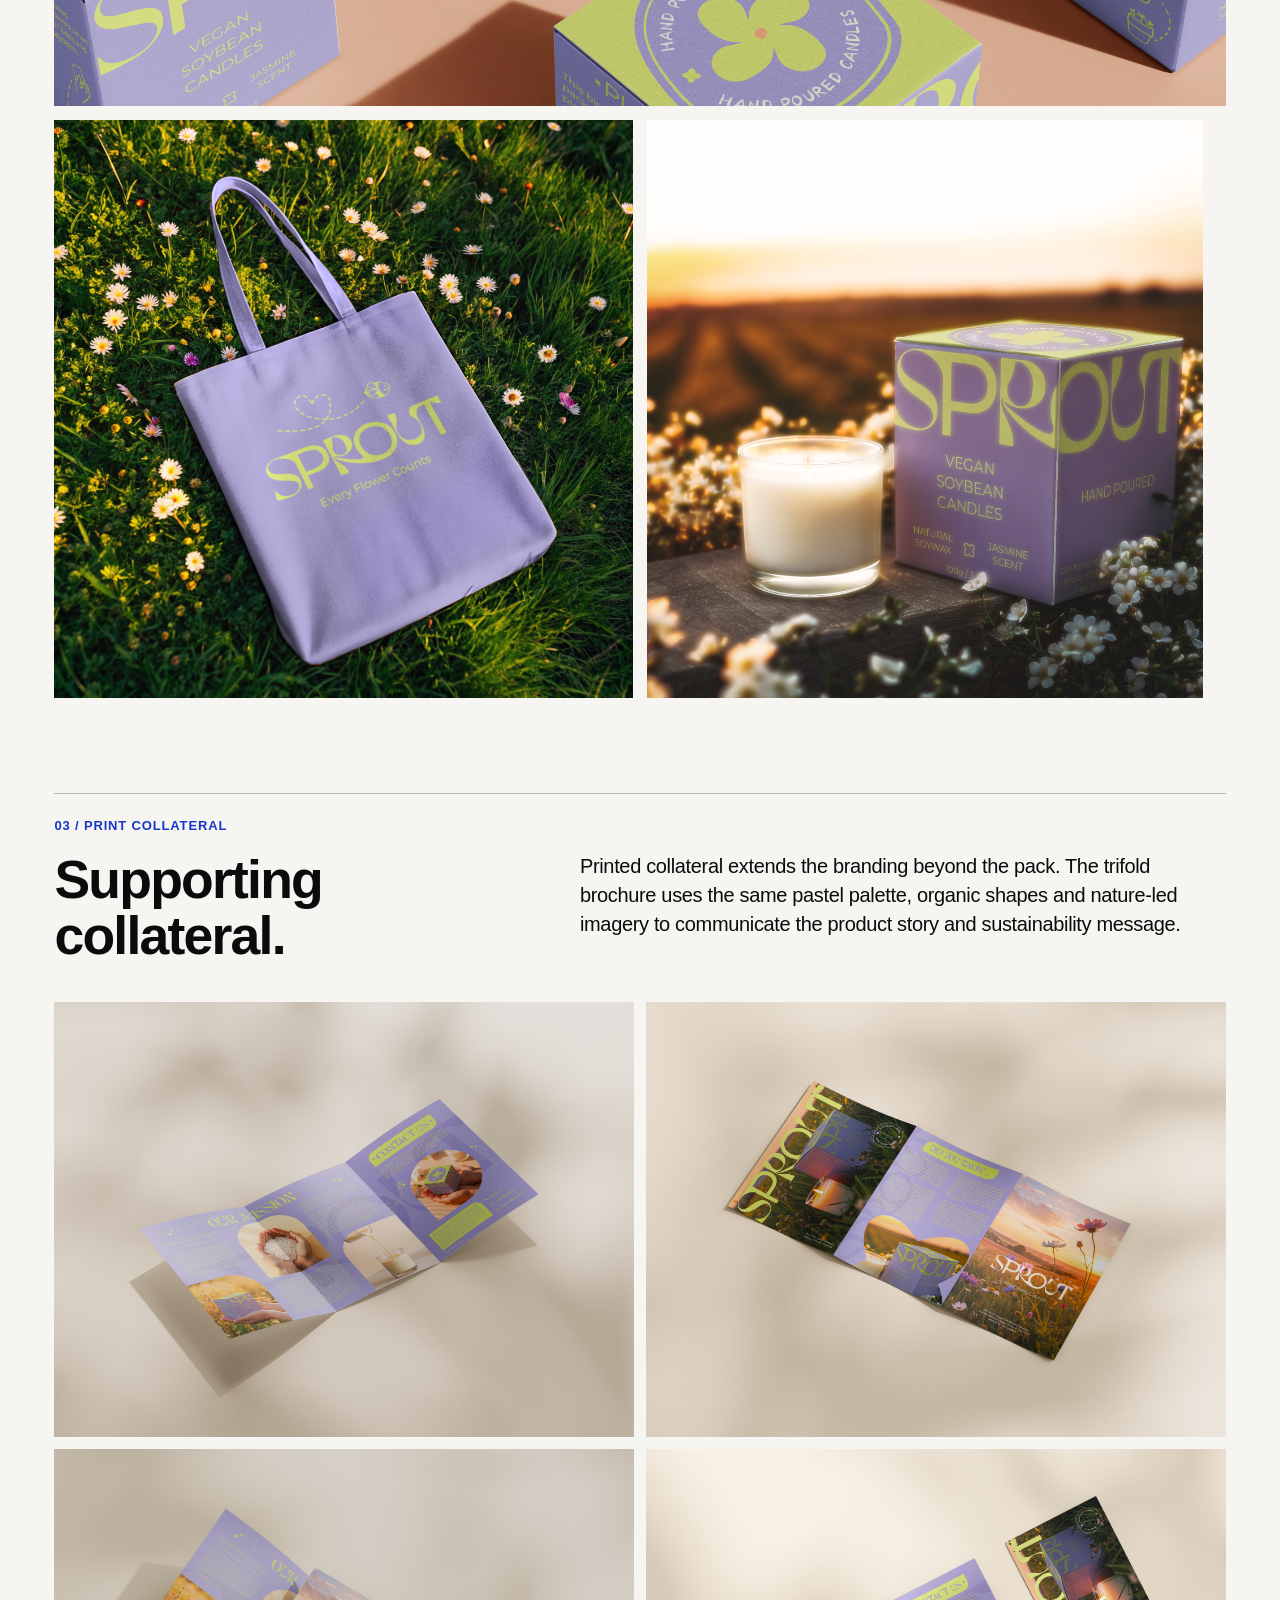
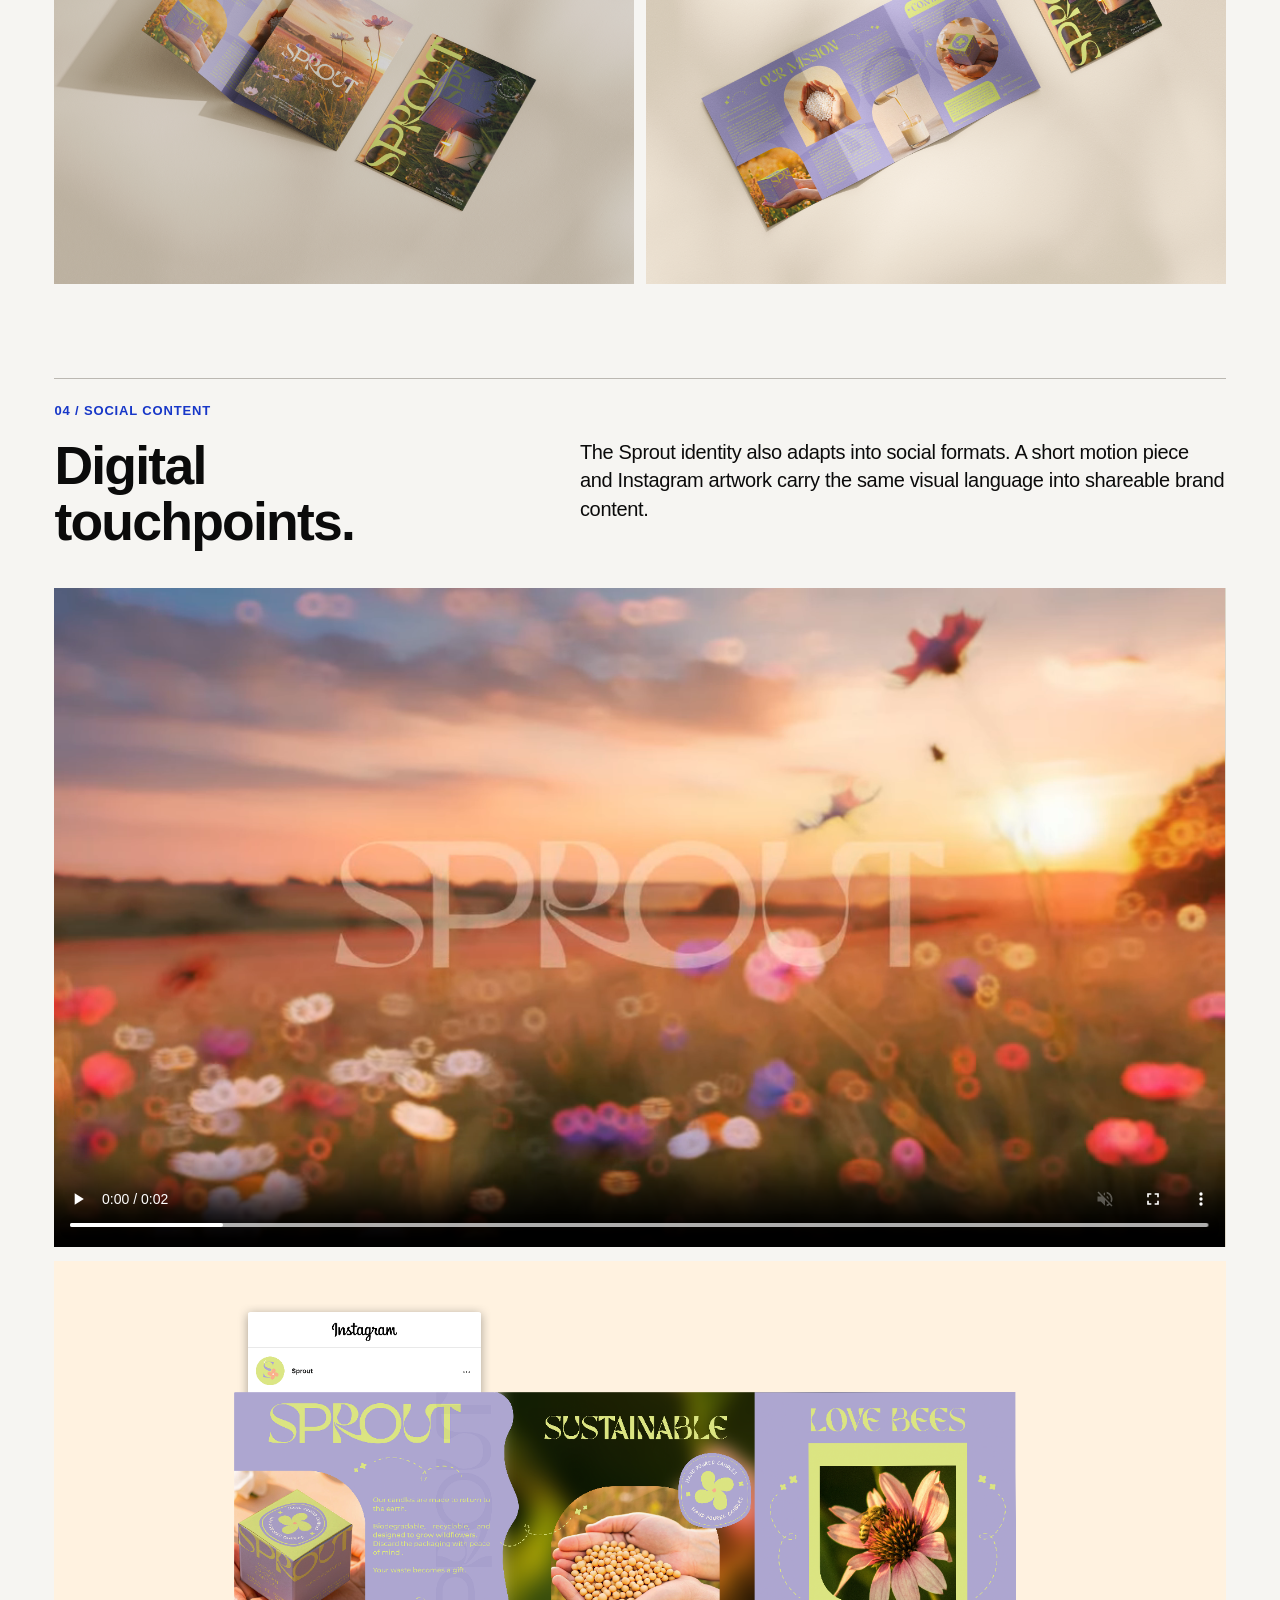
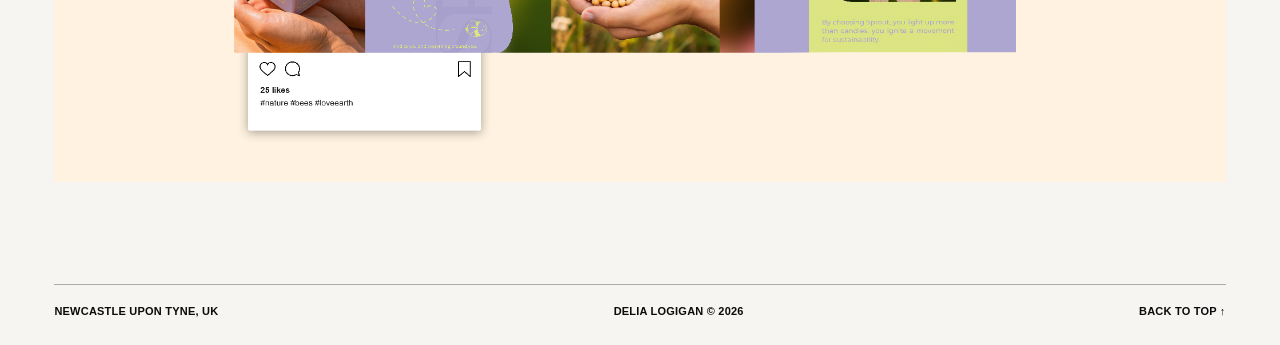
<file: sprout.html>
<!doctype html>
<html lang="en" data-type="service" data-motion="quiet">
<head>
  <meta charset="UTF-8">
  <meta name="viewport" content="width=device-width, initial-scale=1">
  <meta name="page-type" content="service"><meta name="site-kind" content="other">
  <meta name="theme-color" content="#f6f5f2">
  <meta name="description" content="Sprout — branding identity and packaging design case study by graphic designer Delia Logigan.">
  <meta property="og:title" content="Sprout — Delia Logigan">
  <meta property="og:description" content="Brand identity, packaging, print collateral and social artwork for Sprout.">
  <title>Sprout — Delia Logigan</title>
  <link rel="icon" type="image/svg+xml" href="assets/favicon.svg">
  <link rel="stylesheet" href="styles.css">
  <link rel="stylesheet" href="biona-case.css">
  <link rel="stylesheet" href="sprout-case.css">
</head>
<body id="top">
<a class="skip" href="#main">Skip to case study</a>
<div class="page-shell">
  <header class="site-header">
    <a class="name-mark" href="./" aria-label="Delia Logigan homepage"><span>DELIA</span><span>LOGIGAN</span></a>
    <div class="role-mark"><span>GRAPHIC DESIGNER</span><span>FMCG &amp; PACKAGING</span></div>
    <nav class="nav" aria-label="Main navigation"><a class="current" href="./#work">WORK</a><a href="./about.html">ABOUT</a><a href="./#contact">CONTACT</a></nav>
  </header>
  <main class="bc-main sp-main" id="main">
    <section class="bc-intro sp-intro" aria-labelledby="case-title" data-enter>
      <p class="bc-index">CASE STUDY / BRANDING &amp; PACKAGING</p>
      <div class="sp-intro-grid">
        <div class="sp-intro-copy">
          <h1 id="case-title">SPROUT</h1>
          <h2>Branding Identity &amp; Packaging Design</h2>
          <p>Sprout is a branding project for a candle brand focused on sustainability and environmental impact. The focus point of this project is how packaging can be transformed into a purposeful medium by infusing it with wildflower seeds, created from recycled paper which is biodegradable and when discarded it grows into bee friendly wild flowers.</p>
          <p>My role involved designing the full brand identity and packaging system, using a bold yet natural visual language, combining lavender and lime green to reflect serenity and vibrance. Sprout is not just a product, it’s a statement on environmental responsibility, showing how design can educate and inspire.</p>
        </div>
        <figure class="bc-media sp-intro-media"><img src="assets/case-sprout/hero-candle.png" width="2048" height="2048" decoding="async" fetchpriority="high" alt="Sprout candle packaging and lit candle photographed in a grassy meadow at sunset"></figure>
      </div>
      <figure class="bc-media sp-hero"><img src="assets/case-sprout/hero-hands.png" width="1936" height="1452" loading="eager" decoding="async" fetchpriority="high" alt="Sprout candle packaging held in hands in a wildflower field at golden hour"></figure>
    </section>

    <section class="bc-section sp-identity-section" aria-labelledby="identity-heading">
      <p class="bc-index">01 / BRAND FOUNDATIONS</p>
      <div class="bc-split bc-chapter-heading">
        <h2 class="bc-display" id="identity-heading">Building<br>the identity<span class="bc-dot">.</span></h2>
        <div class="bc-copy"><p>The Sprout brand system balances a soft natural palette with distinctive typography and a playful supporting mark. Together these elements create a recognisable identity that feels eco-led, warm and contemporary.</p></div>
      </div>
      <div class="sp-stack">
        <figure class="bc-media"><img src="assets/case-sprout/brand-mark.png" width="1920" height="1080" loading="lazy" decoding="async" alt="Sprout brand mark variations displayed across three colour combinations"></figure>
        <figure class="bc-media"><img src="assets/case-sprout/logo-usage.png" width="1920" height="1080" loading="lazy" decoding="async" alt="Sprout visual identity system board showing logo applications across four colour combinations"></figure>
        <figure class="bc-media"><img src="assets/case-sprout/clearspace.png" width="1920" height="1080" loading="lazy" decoding="async" alt="Sprout clearspace guidelines for the main logo and supporting brand mark"></figure>
        <figure class="bc-media"><img src="assets/case-sprout/colour-palette.png" width="1920" height="1080" loading="lazy" decoding="async" alt="Sprout colour palette showing lavender, apricot, lime and magnolia swatches with values"></figure>
        <figure class="bc-media"><img src="assets/case-sprout/typography.png" width="1920" height="1080" loading="lazy" decoding="async" alt="Sprout typography board featuring Marchevoke, Bulito and Montserrat"></figure>
      </div>
    </section>

    <section class="bc-section" aria-labelledby="packaging-heading">
      <p class="bc-index">02 / PACKAGING &amp; APPLICATION</p>
      <div class="bc-split bc-chapter-heading">
        <h2 class="bc-display" id="packaging-heading">From system<br>to product<span class="bc-dot">.</span></h2>
        <div class="bc-copy"><p>The identity translates into a packaging concept that feels tactile, giftable and distinctive. Mockups and lifestyle imagery help show how the brand works both as a product on shelf and as a wider visual world.</p></div>
      </div>
      <div class="sp-stack">
        <figure class="bc-media"><img src="assets/case-sprout/packaging-pattern.png" width="2048" height="1536" loading="lazy" decoding="async" alt="Repeated Sprout candle boxes shown as a packaging pattern mockup"></figure>
        <div class="sp-two-col">
          <figure class="bc-media"><img src="assets/case-sprout/tote-bag.png" width="1024" height="1024" loading="lazy" decoding="async" alt="Lavender Sprout tote bag lying on grass with white daisies"></figure>
          <figure class="bc-media"><img src="assets/case-sprout/candle-surface.png" width="1967" height="2048" loading="lazy" decoding="async" alt="Sprout candle box and lit candle photographed on a wooden surface at golden hour with flowers in the foreground"></figure>
        </div>
      </div>
    </section>

    <section class="bc-section" aria-labelledby="print-heading">
      <p class="bc-index">03 / PRINT COLLATERAL</p>
      <div class="bc-split bc-chapter-heading">
        <h2 class="bc-display" id="print-heading">Supporting<br>collateral<span class="bc-dot">.</span></h2>
        <div class="bc-copy"><p>Printed collateral extends the branding beyond the pack. The trifold brochure uses the same pastel palette, organic shapes and nature-led imagery to communicate the product story and sustainability message.</p></div>
      </div>
      <div class="sp-trifold-grid">
        <figure class="bc-media"><img src="assets/case-sprout/trifold-open.png" width="2048" height="1536" loading="lazy" decoding="async" alt="Sprout trifold brochure mockup opened flat showing mission and contact sections"></figure>
        <figure class="bc-media"><img src="assets/case-sprout/trifold-cover-open.png" width="2048" height="1536" loading="lazy" decoding="async" alt="Sprout trifold brochure mockup showing cover and inside spread"></figure>
        <figure class="bc-media"><img src="assets/case-sprout/trifold-standing.png" width="2048" height="1536" loading="lazy" decoding="async" alt="Sprout brochure displayed partially opened with cover visible"></figure>
        <figure class="bc-media"><img src="assets/case-sprout/trifold-mission.png" width="2048" height="1536" loading="lazy" decoding="async" alt="Sprout brochure mockup focused on mission and sustainability content"></figure>
      </div>
    </section>

    <section class="bc-section sp-social-section" aria-labelledby="social-heading">
      <p class="bc-index">04 / SOCIAL CONTENT</p>
      <div class="bc-split bc-chapter-heading">
        <h2 class="bc-display" id="social-heading">Digital<br>touchpoints<span class="bc-dot">.</span></h2>
        <div class="bc-copy"><p>The Sprout identity also adapts into social formats. A short motion piece and Instagram artwork carry the same visual language into shareable brand content.</p></div>
      </div>
      <div class="sp-stack">
        <figure class="bc-media sp-video-wrap">
          <video autoplay controls muted loop playsinline preload="auto" poster="assets/case-sprout/social-motion-poster.png" aria-label="Sprout brand animation, playing on loop">
            <source src="assets/case-sprout/social-motion.mp4?v=R027" type="video/mp4">
            <source src="assets/case-sprout/social-motion.webm?v=R027" type="video/webm">
            Your browser does not support the video tag.
          </video>
        </figure>
        <figure class="bc-media"><img src="assets/case-sprout/instagram-artwork.png" width="1920" height="1080" loading="lazy" decoding="async" alt="Sprout Instagram artwork showing a carousel design within an Instagram post layout"></figure>
      </div>
    </section>

  </main>
  <footer class="bc-footer"><span>NEWCASTLE UPON TYNE, UK</span><span>DELIA LOGIGAN © 2026</span><a href="#top">BACK TO TOP ↑</a></footer>
</div>
</body>
</html>
</file>
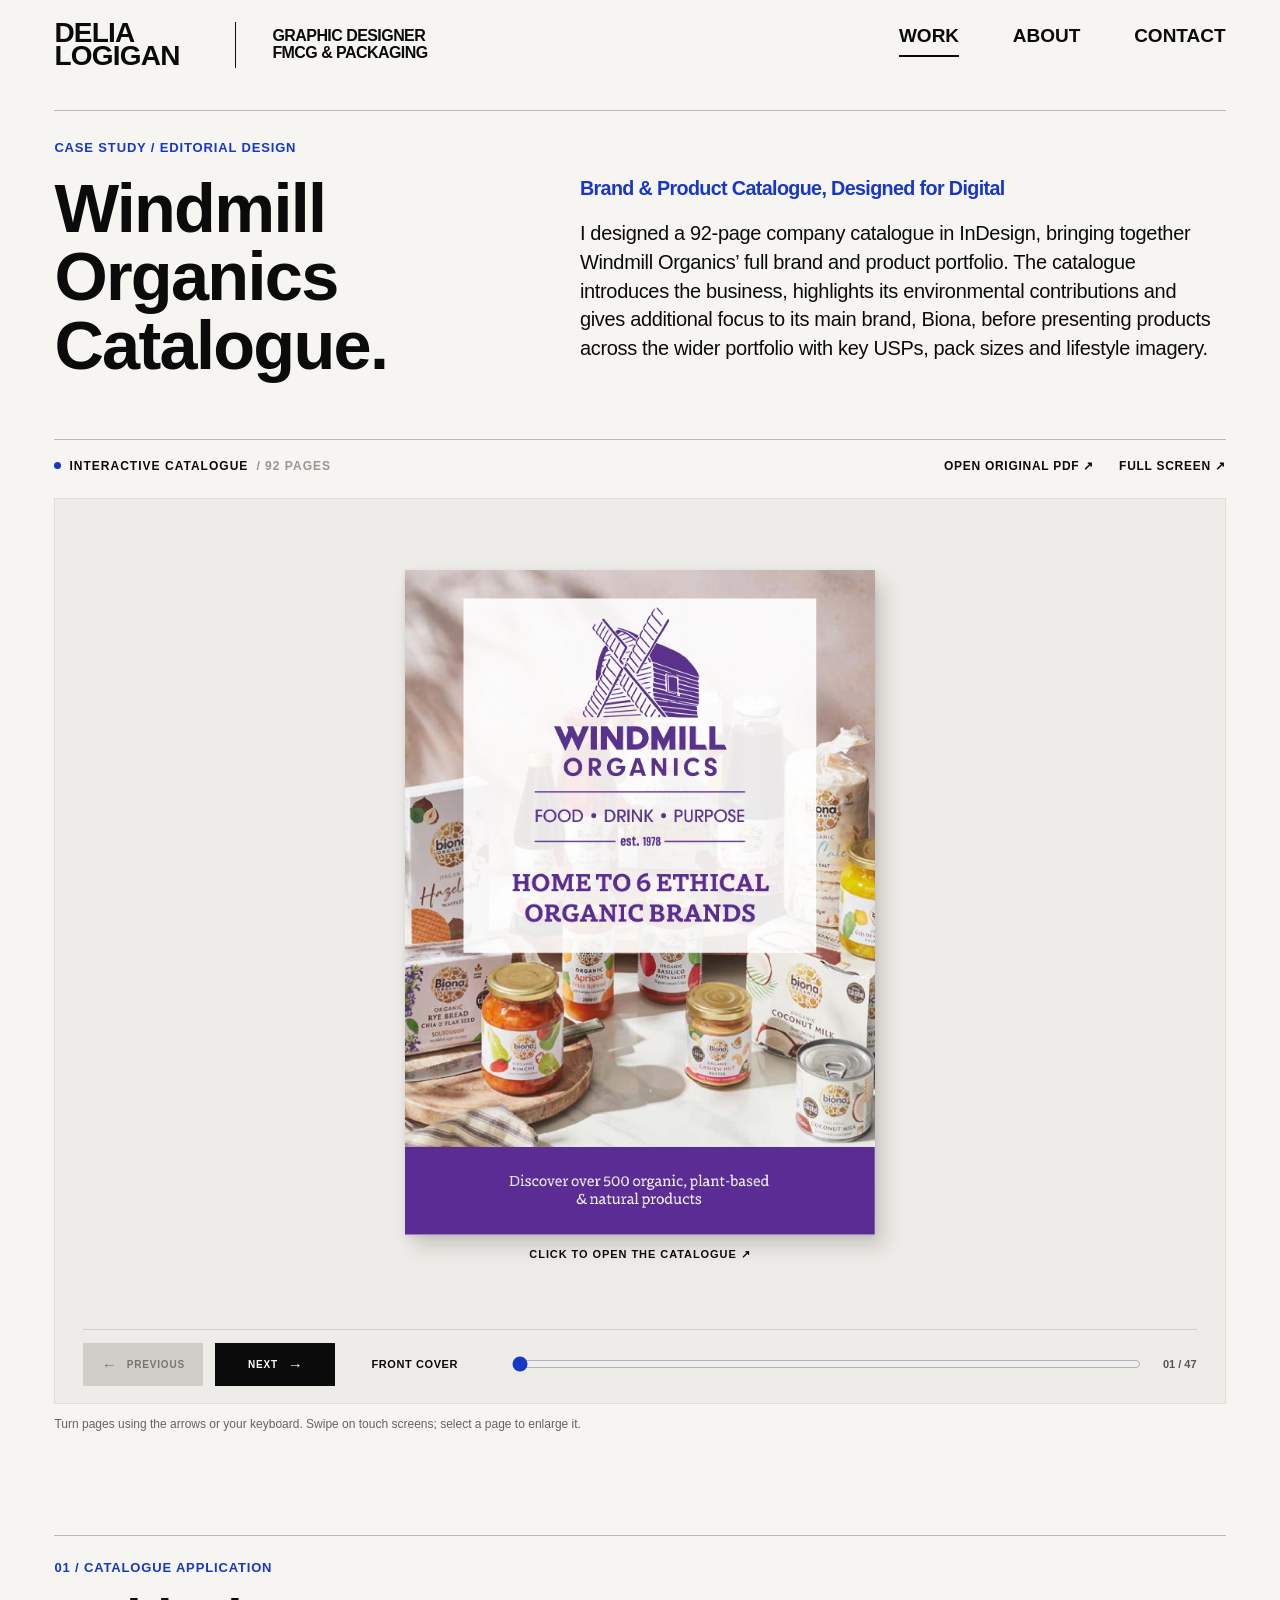
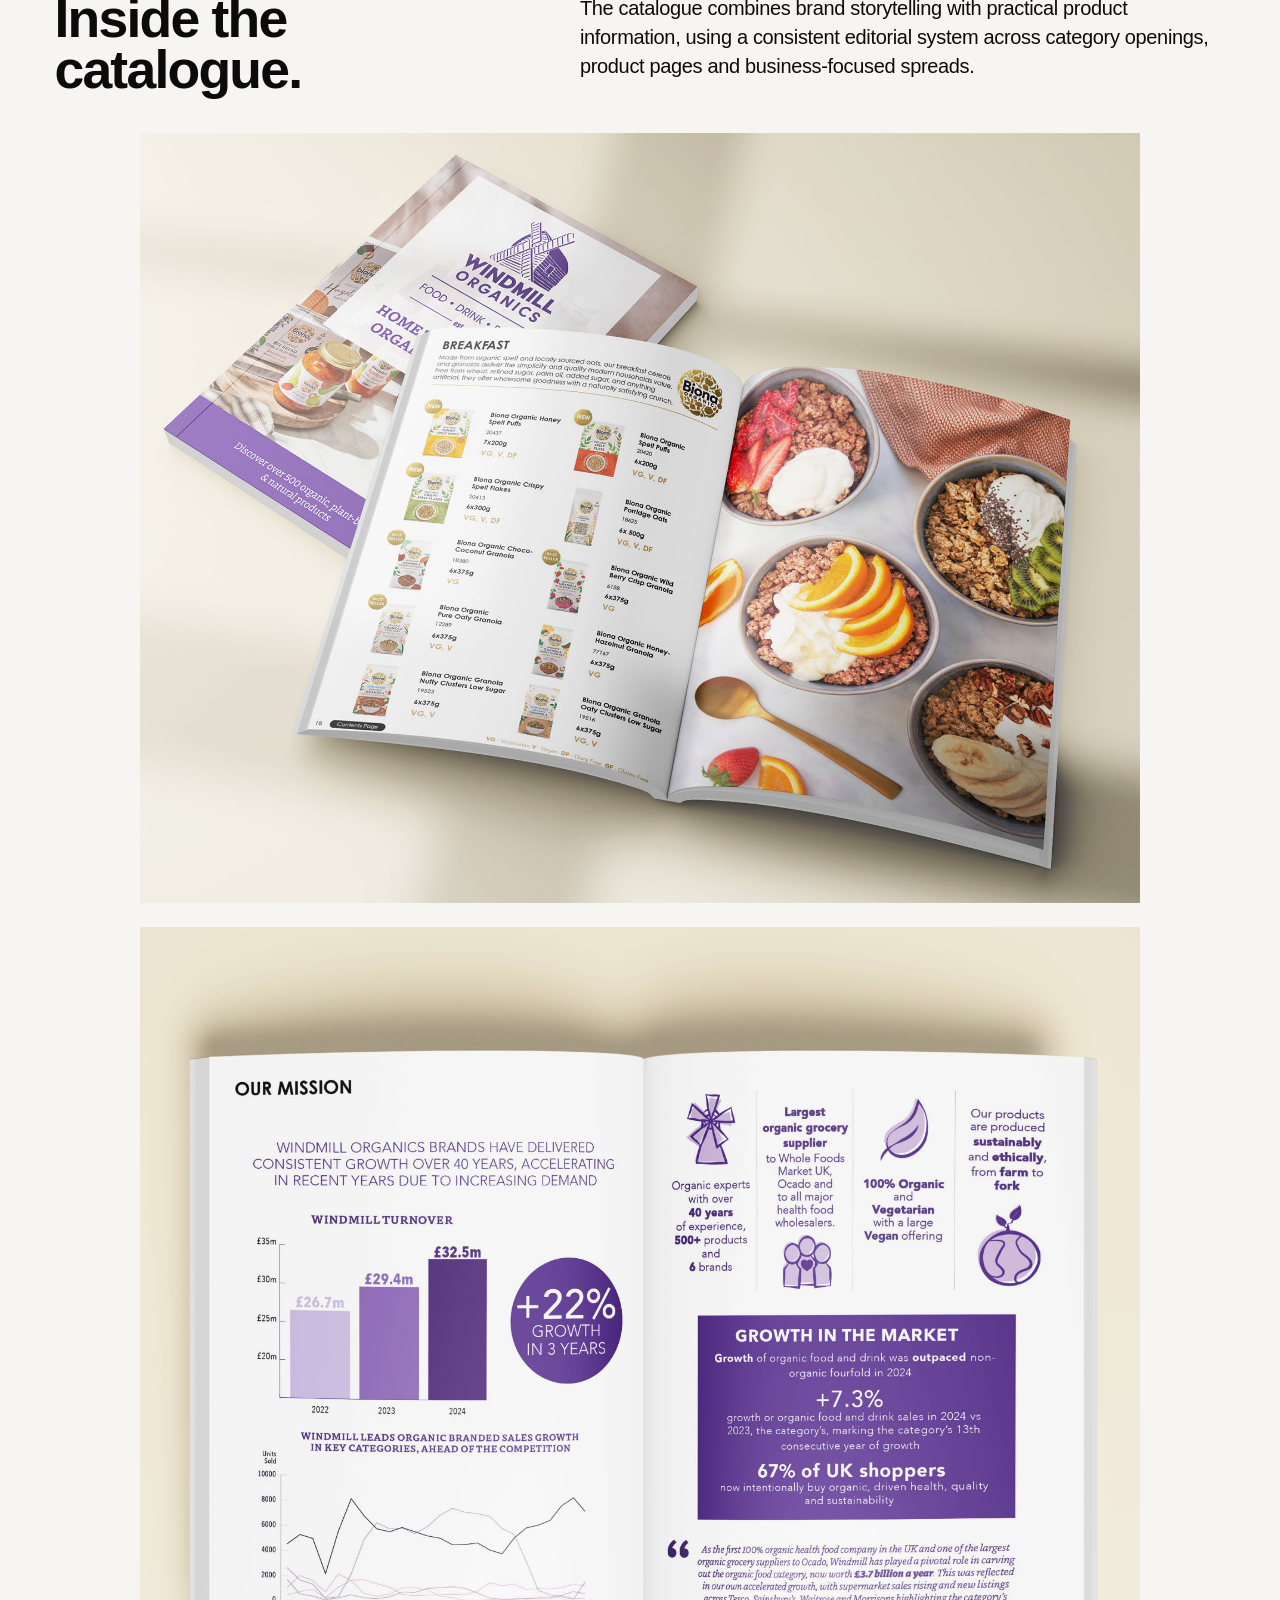
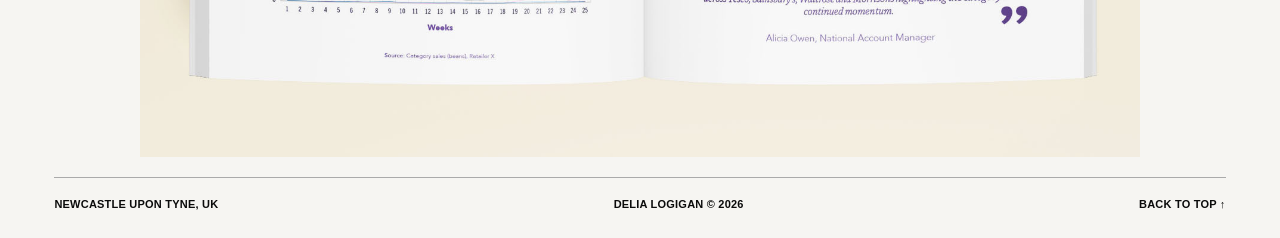
<file: windmill-catalogue.html>
<!doctype html>
<html lang="en" data-motion="quiet" data-type="service">
<head>
<meta charset="utf-8"><meta name="viewport" content="width=device-width, initial-scale=1">
<meta name="theme-color" content="#f6f5f2">
<meta name="description" content="Windmill Organics Catalogue — 92-page trade catalogue designed by Delia Logigan. Explore the complete publication in a flippable interactive magazine.">
<meta property="og:title" content="Windmill Organics Catalogue — Delia Logigan">
<title>Windmill Organics Catalogue — Delia Logigan</title>
<link href="assets/favicon.svg" rel="icon" type="image/svg+xml">
<link href="styles.css" rel="stylesheet"><link href="biona-case.css" rel="stylesheet"><link href="catalogue-case.css" rel="stylesheet">
<script src="catalogue-flipbook.js" defer></script>
</head>
<body id="top"><a class="skip" href="#main">Skip to case study</a>
<div class="page-shell">
<header class="site-header">
<a aria-label="Delia Logigan homepage" class="name-mark" href="./"><span>DELIA</span><span>LOGIGAN</span></a>
<div class="role-mark"><span>GRAPHIC DESIGNER</span><span>FMCG &amp; PACKAGING</span></div>
<nav aria-label="Main navigation" class="nav"><a class="current" href="./#work">WORK</a><a href="./about.html">ABOUT</a><a href="./#contact">CONTACT</a></nav>
</header>
<main class="bc-main cm-main" id="main">
<section aria-labelledby="case-title" class="bc-intro cm-intro" data-enter>
<p class="bc-index">CASE STUDY / EDITORIAL DESIGN</p>
<div class="bc-split bc-intro-split">
<h1 id="case-title">Windmill<br>Organics<br>Catalogue<span class="bc-dot">.</span></h1>
<div class="bc-intro-text"><h2>Brand &amp; Product Catalogue, Designed for Digital</h2>
<p>I designed a 92-page company catalogue in InDesign, bringing together Windmill Organics’ full brand and product portfolio. The catalogue introduces the business, highlights its environmental contributions and gives additional focus to its main brand, Biona, before presenting products across the wider portfolio with key USPs, pack sizes and lifestyle imagery.</p>
</div></div>
</section>
<section class="cm-presentation" aria-label="Interactive Windmill Organics trade catalogue">
<div class="cm-presentation-top"><p class="cm-eyebrow"><span class="cm-indicator"></span> INTERACTIVE CATALOGUE <span class="cm-faint">/ 92 PAGES</span></p><div class="cm-top-links"><a href="assets/case-windmill-catalogue/windmill-organics-trade-catalogue.pdf" target="_blank" rel="noopener">OPEN ORIGINAL PDF <span aria-hidden="true">↗</span></a><button type="button" id="cm-fullscreen" aria-label="Show flipbook full screen">FULL SCREEN <span aria-hidden="true">↗</span></button></div></div>
<div class="cm-viewer" id="cm-viewer">
<div class="cm-stage" id="cm-stage">
<div class="cm-single" id="cm-single"><img id="cm-cover-img" src="assets/case-windmill-catalogue/pages/000.webp" alt="Windmill Organics Catalogue front cover"><span id="cm-cover-instruction">CLICK TO OPEN THE CATALOGUE <span aria-hidden="true">↗</span></span></div>
<div class="cm-book" id="cm-book" hidden>
<div class="cm-leaf cm-leaf-left" id="cm-left"><img id="cm-left-img" alt="Left catalogue page"><span class="cm-paper-inset"></span></div>
<div class="cm-leaf cm-leaf-right" id="cm-right"><img id="cm-right-img" alt="Right catalogue page"><span class="cm-paper-inset"></span></div>
<div id="cm-flipper" class="cm-flipper" hidden><div class="cm-turning-sheet" id="cm-turning-sheet"><div class="cm-face cm-face-front"><img id="cm-turn-front" alt=""></div><div class="cm-face cm-face-back"><img id="cm-turn-back" alt=""></div></div></div>
<div class="cm-spine"></div>
</div>
</div>
<div class="cm-bottom-controls"><div class="cm-arrows"><button id="cm-prev" class="cm-arrow" type="button" aria-label="Previous catalogue pages" disabled>← <span>PREVIOUS</span></button><button id="cm-next" class="cm-arrow" type="button" aria-label="Next catalogue pages"><span>NEXT</span> →</button></div><div class="cm-pagination"><span class="cm-page-label" id="cm-page-label" aria-live="polite">FRONT COVER</span><input id="cm-page-slider" type="range" min="0" max="46" step="1" value="0" aria-label="Navigate the catalogue pages"><span class="cm-count" id="cm-view-count">01 / 47</span></div></div>
</div>
<p class="cm-instructions">Turn pages using the arrows or your keyboard. Swipe on touch screens; select a page to enlarge it.</p>
</section>
<section class="bc-section cm-photos-section" aria-labelledby="photos-title">
<p class="bc-index">01 / CATALOGUE APPLICATION</p>
<div class="bc-split bc-chapter-heading"><h2 class="bc-display" id="photos-title">Inside the<br>catalogue<span class="bc-dot">.</span></h2><div class="bc-copy"><p>The catalogue combines brand storytelling with practical product information, using a consistent editorial system across category openings, product pages and business-focused spreads.</p></div></div>
<div class="cm-photographs"><figure><img src="assets/case-windmill-catalogue/catalogue-breakfast-spread.jpg" alt="Open Windmill Organics catalogue showing the breakfast category and product listing with food photography" width="1800" height="1387" loading="lazy" decoding="async"></figure><figure><img src="assets/case-windmill-catalogue/catalogue-mission-spread.jpg" alt="Windmill Organics catalogue mission spread with purple infographics and a chart" width="1677" height="1391" loading="lazy" decoding="async"></figure></div>
</section>
</main>
<footer class="bc-footer"><span>NEWCASTLE UPON TYNE, UK</span><span>DELIA LOGIGAN © 2026</span><a href="#top">BACK TO TOP ↑</a></footer>
</div>
<dialog class="cm-lightbox" id="cm-lightbox" aria-label="Catalogue page enlargement"><div class="cm-lightbox-bar"><span id="cm-lightbox-title">CATALOGUE PAGE</span><button id="cm-lightbox-close" type="button">CLOSE ×</button></div><img id="cm-lightbox-image" alt="Enlarged catalogue page"></dialog>
</body></html>
</file>
<file: styles.css>
/* Delia Logigan · an intentionally small, asset-led portfolio system */
:root {
  --bg: #f6f5f2;
  --ink: #0b0b0b;
  --accent: #1737c8;
  --gutter: clamp(22px, 4.25vw, 64px);
  --gap: 12px;
  --font: Arial, Helvetica, sans-serif;
}
* { box-sizing: border-box; }
html { scroll-behavior: smooth; scroll-padding-top: 25px; }
body { margin: 0; background: var(--bg); color: var(--ink); font-family: var(--font); -webkit-font-smoothing: antialiased; font-kerning: normal; text-rendering: optimizeLegibility; }
a { color: inherit; }
button { font: inherit; }
a:focus-visible, button:focus-visible { outline: 3px solid var(--accent); outline-offset: 4px; }
.skip { position: absolute; left: 12px; top: -100px; z-index: 20; padding: 10px 16px; background: var(--ink); color: white; }
.skip:focus { top: 12px; }
.sr-only { position: absolute; width: 1px; height: 1px; clip: rect(0,0,0,0); overflow: hidden; white-space: nowrap; }
/* Outer shell is fluid; the readable content area caps at 1280px.
   Existing section gutters stay inside the shell, including on phones. */
.page-shell {
  width: 100%;
  max-width: calc(1280px + 2 * var(--gutter));
  min-height: 100vh;
  margin-inline: auto;
}

/* Identity and navigation */
.site-header { display: flex; align-items: flex-start; gap: 36px; min-height: 82px; padding: 22px var(--gutter) 0; }
.name-mark { display: flex; flex-direction: column; min-width: 145px; text-decoration: none; font-size: 28px; font-weight: 850; line-height: .81; letter-spacing: -.028em; }
.role-mark { display: flex; flex-direction: column; justify-content: center; min-height: 46px; padding-left: 36px; border-left: 1px solid var(--ink); font-size: 16px; font-weight: 700; line-height: 1.04; letter-spacing: -.035em; text-transform: uppercase; }
.nav { display: flex; gap: clamp(25px, 4.2vw, 62px); margin-left: auto; padding-top: 3px; }
.nav a { position: relative; text-decoration: none; font-size: 19px; font-weight: 700; line-height: 1.15; }
.nav a::after { content: ''; position: absolute; left: 0; right: 0; bottom: -10px; height: 2px; background: currentColor; transform: scaleX(0); transform-origin: left; transition: transform .2s ease; }
.nav a.current::after, .nav a:hover::after { transform: scaleX(1); }

/* Hero */
.hero { display: grid; grid-template-columns: minmax(0, 1.95fr) minmax(260px, .93fr); align-items: center; column-gap: clamp(26px, 4.6vw, 72px); min-height: 210px; padding: 0 var(--gutter); }
.hero-title-block { align-self: start; padding-top: 6px; }
.hero h1 { margin: 0; font-size: clamp(52px, 6.6vw, 94px); font-weight: 850; letter-spacing: -.034em; line-height: .86; }
.hero h1 span { display: block; white-space: nowrap; }
.hero-aside { display: flex; flex-direction: column; align-items: flex-start; justify-content: space-between; min-height: 190px; padding: 10px 0 0 clamp(22px, 3vw, 45px); border-left: 1px solid var(--ink); }
.hero-aside p { max-width: 375px; margin: 0; font-size: clamp(18px, 1.62vw, 25px); line-height: 1.16; letter-spacing: -.025em; }
.hero-arrow { display: inline-flex; padding: 7px 12px 4px 0; transition: transform .18s ease, color .18s ease; }
.hero-arrow:hover { color: var(--accent); transform: translateX(5px); }
[data-enter] { animation: rise-in .55s cubic-bezier(.18,.78,.34,1) both; }
@keyframes rise-in { from { opacity: .01; transform: translateY(10px); } to { opacity: 1; transform: translateY(0); } }

/* Filters and two-column work grid */
.work { margin-top: 9px; }
.filters { display: flex; align-items: center; flex-wrap: wrap; gap: 8px clamp(20px, 2.35vw, 36px); min-height: 36px; margin: 0 0 19px; padding: 0 var(--gutter); }
.filter { padding: 7px 1px; border: 0; background: none; color: var(--ink); cursor: pointer; font-size: 15px; font-weight: 700; letter-spacing: -.035em; white-space: nowrap; transition: color .18s, background-color .18s; }
.filter:hover { color: var(--accent); }
.filter.active { padding: 7px 22px; border-radius: 99px; background: var(--ink); color: white; font-weight: 400; }
.filter.active:hover { background: var(--accent); }
.project-grid { display: grid; grid-template-columns: repeat(2, minmax(0, 1fr)); gap: var(--gap); padding: 0 var(--gutter); }
.project-card { position: relative; display: block; aspect-ratio: 1.83; overflow: hidden; background: #e2e0dc; isolation: isolate; text-decoration: none; transition: transform .25s ease; }
.project-card:hover, .project-card:focus-visible { transform: translateY(-2px); }
.project-card img { display: block; width: 100%; height: 100%; object-fit: cover; transform: scale(1.001); transition: transform .5s cubic-bezier(.2,.75,.25,1); }
.project-card:hover img, .project-card:focus-visible img { transform: scale(1.027); }
.project-card::after { content: ''; position: absolute; inset: 0; background: linear-gradient(to top, rgba(0,0,0,.83), rgba(0,0,0,.42) 57%, rgba(0,0,0,.08)); opacity: 0; transition: opacity .3s ease; }
.project-card:hover::after, .project-card:focus-visible::after { opacity: 1; }
.project-overlay { position: absolute; z-index: 1; left: 25px; right: 25px; bottom: 23px; color: white; opacity: 0; transform: translateY(9px); transition: opacity .3s ease, transform .3s ease; }
.project-card:hover .project-overlay, .project-card:focus-visible .project-overlay { opacity: 1; transform: translateY(0); }
.project-label { display: flex; justify-content: space-between; gap: 12px; margin: 0 0 10px; font-size: 11px; font-weight: 700; letter-spacing: .055em; text-transform: uppercase; }
.project-overlay h2 { max-width: 85%; margin: 0 0 8px; font-size: clamp(24px, 2.55vw, 41px); font-weight: 700; letter-spacing: -.05em; line-height: 1; }
.project-overlay p { max-width: 83%; margin: 0; font-size: clamp(13px, 1.17vw, 18px); line-height: 1.24; }
.card-arrow { position: absolute; right: 0; bottom: 0; font-size: 30px; }
.project-card[hidden] { display: none !important; }

/* Closing section — only the top rule */
.contact-section { margin: 30px var(--gutter) 0; padding-top: 20px; border-top: 1px solid var(--ink); scroll-margin-top: 25px; }
.contact-layout { display: grid; grid-template-columns: 1.6fr 1fr; align-items: center; column-gap: clamp(35px, 4vw, 70px); padding-bottom: 32px; min-height: 153px; }
.contact-kicker { margin: 0 0 13px; font-size: 12px; font-weight: 700; letter-spacing: .02em; }
.contact-left h2 { margin: 0; font-size: clamp(65px, 8.2vw, 124px); font-weight: 850; letter-spacing: -.034em; line-height: .92; white-space: nowrap; }
.contact-right { display: flex; flex-direction: column; align-items: flex-start; gap: 16px; }
.contact-right p { max-width: 490px; margin: 0; font-size: clamp(19px, 1.68vw, 28px); line-height: 1.19; letter-spacing: -.03em; }
.contact-action { display: inline-flex; align-items: center; justify-content: space-between; gap: 37px; padding: 0 0 7px; border-bottom: 3px solid var(--accent); text-decoration: none; font-size: 15px; font-weight: 700; letter-spacing: -.01em; transition: gap .2s ease, color .2s ease; }
.contact-action[href]:hover { gap: 47px; color: var(--accent); }
.contact-action:not([href]) { cursor: default; }
.contact-bottom { display: flex; justify-content: space-between; align-items: center; gap: 16px; min-height: 48px; padding: 15px 0 22px; font-size: 11px; font-weight: 700; letter-spacing: .015em; }
.contact-bottom a { text-decoration: none; }
.contact-bottom a:hover { color: var(--accent); }

@media (max-width: 1240px) {
  .site-header { gap: 20px; }
  .role-mark { padding-left: 24px; }
  .nav { gap: 30px; }
  .hero { grid-template-columns: minmax(0, 1.92fr) minmax(260px, .91fr); column-gap: 28px; }
  .hero h1 { font-size: clamp(51px, 6.55vw, 85px); }
  .hero-aside { min-height: 190px; padding-left: 26px; }
  .hero-aside p { font-size: 20px; }
  .filters { gap: 8px 23px; }
  .contact-left h2 { font-size: clamp(64px, 7.9vw, 100px); }
}
@media (max-width: 900px) {
  .site-header { min-height: 95px; }
  .name-mark { min-width: 116px; font-size: 25px; }
  .role-mark { font-size: 13px; }
  .nav a { font-size: 15px; }
  .hero { grid-template-columns: 1fr; gap: 27px; min-height: 0; padding-top: 20px; }
  .hero-title-block { padding-top: 0; }
  .hero h1 { font-size: clamp(47px, 8vw, 73px); }
  .hero-aside { min-height: 0; max-width: 670px; gap: 16px; }
  .hero-aside p { max-width: 610px; }
  .work { margin-top: 32px; }
  .contact-layout { gap: 24px; }
  .contact-left h2 { font-size: clamp(56px, 8vw, 80px); }
  .contact-right p { font-size: 19px; }
}
@media (max-width: 620px) {
  :root { --gutter: 21px; --gap: 12px; }
  .site-header { display: grid; grid-template-columns: 1fr auto; column-gap: 13px; row-gap: 20px; min-height: 0; padding-top: 22px; }
  .name-mark { min-width: 0; font-size: 26px; }
  .role-mark { align-self: start; min-height: 34px; padding-left: 16px; font-size: 11px; }
  .nav { grid-column: 1 / -1; justify-content: space-between; margin: 0; padding: 0 0 8px; }
  .nav a { font-size: 15px; }
  .nav a::after { bottom: -6px; }
  .hero { gap: 27px; padding-top: 39px; }
  .hero h1 { font-size: clamp(39px, 9.2vw, 61px); line-height: .95; letter-spacing: -.034em; }
  .hero h1 span { white-space: normal; }
  .hero-aside { padding-left: 19px; }
  .hero-aside p { font-size: 19px; line-height: 1.24; }
  .hero-arrow svg { width: 36px; height: 24px; }
  .work { margin-top: 31px; }
  .filters { gap: 7px 17px; margin-bottom: 16px; }
  .filter { font-size: 12px; }
  .filter.active { padding: 7px 18px; }
  .project-grid { grid-template-columns: 1fr; }
  .project-card { aspect-ratio: 1.56; }
  .project-card::after { opacity: 1; background: linear-gradient(to top, rgba(0,0,0,.8), transparent 65%); }
  .project-overlay { left: 17px; right: 17px; bottom: 15px; opacity: 1; transform: none; }
  .project-label { font-size: 10px; margin-bottom: 6px; }
  .project-overlay h2 { font-size: 25px; }
  .project-overlay p { max-width: 90%; font-size: 13px; }
  .contact-section { margin-top: 38px; }
  .contact-layout { grid-template-columns: 1fr; gap: 26px; padding: 16px 0 25px; }
  .contact-kicker { font-size: 11px; margin-bottom: 15px; }
  .contact-left h2 { font-size: clamp(57px, 13vw, 78px); }
  .contact-right p { font-size: 21px; }
  .contact-bottom { flex-wrap: wrap; align-items: baseline; gap: 12px; font-size: 10px; }
  .contact-bottom span:nth-child(2) { order: 3; width: 100%; }
}
@media (hover: none) and (min-width: 621px) {
  .project-card::after { opacity: 1; background: linear-gradient(to top, rgba(0,0,0,.72), transparent 66%); }
  .project-overlay { opacity: 1; transform: none; }
}
@media (prefers-reduced-motion: reduce) {
  html { scroll-behavior: auto; }
  *, *::before, *::after { animation: none !important; transition-duration: .01ms !important; }
}


/* R032 · Homepage refinement. Shared case-study typography and section styles unchanged. */
/* The widest headline line fits inside its own column at desktop and laptop widths. */
.hero { grid-template-columns: minmax(0, 1.95fr) minmax(0, .93fr); column-gap: clamp(28px, 4.2vw, 68px); }
.hero h1 { font-size: clamp(43px, 4.8vw, 69px); line-height: .95; letter-spacing: -.034em; }
.hero-title-block { min-width: 0; }
.hero-aside { min-height: 171px; padding-left: clamp(22px, 2.6vw, 38px); }
.hero-aside p { font-size: clamp(17px, 1.4vw, 21px); line-height: 1.22; }

/* Updated, legible rollovers; source images are optimised high-resolution artwork. */
.project-card img { image-rendering: auto; }
.project-card::after { background: linear-gradient(to top, rgba(0,0,0,.87) 0%, rgba(0,0,0,.56) 46%, rgba(0,0,0,.08) 100%); }
.project-overlay { left: 25px; right: 25px; bottom: 23px; }
.project-overlay h2 { max-width: 92%; margin: 0 0 7px; font-size: clamp(20px, 2vw, 29px); font-weight: 750; line-height: 1.06; letter-spacing: -.038em; text-wrap: pretty; }
.project-overlay p { max-width: min(90%, 490px); font-size: clamp(12px, 1vw, 15px); line-height: 1.32; text-wrap: pretty; }
.project-label { margin-bottom: 11px; font-size: 10px; }
.card-arrow { font-size: 26px; }

/* Full-width contact section. Contact details share the 1280px text edges. */
.contact-section { margin-top: 42px; padding-top: 23px; }
.contact-intro { max-width: 100%; }
.contact-kicker { margin-bottom: 15px; }
.contact-intro h2 { margin: 0; font-size: clamp(43px, 4.8vw, 69px); font-weight: 850; line-height: .95; letter-spacing: -.034em; }
.contact-description { max-width: 670px; margin: 21px 0 0; font-size: clamp(18px, 1.65vw, 23px); line-height: 1.26; letter-spacing: -.023em; }
.contact-email { margin-top: 37px; max-width: 100%; }
.contact-email-link { display: inline-flex; align-items: baseline; gap: clamp(12px, 2.5vw, 30px); max-width: 100%; color: var(--accent); padding-bottom: 6px; border-bottom: 2px solid currentColor; font-size: clamp(21px, 2.7vw, 36px); font-weight: 700; line-height: 1.17; letter-spacing: -.032em; text-decoration: none; overflow-wrap: normal; transition: color .18s ease; }
.contact-email-link:hover, .contact-email-link:focus-visible { color: var(--ink); }
.contact-email-link:focus-visible { outline: 2px solid var(--accent); outline-offset: 5px; }
/* Keep the entire email address (including the final s) on one line. */
#contact-email-address { white-space: nowrap; flex: 0 0 auto; }
.contact-email-arrow { flex: 0 0 auto; font-size: .82em; font-weight: 400; }
.contact-bottom { margin-top: 38px; border-top: 1px solid #b9b7b2; padding-top: 18px; }
@media (max-width: 1240px) and (min-width: 901px) {
  .hero h1 { font-size: clamp(43px, 4.65vw, 58px); }
  .hero-aside { min-height: 156px; }
  .hero-aside p { font-size: 17px; }
}
@media (max-width: 900px) {
  .hero { grid-template-columns: 1fr; gap: 27px; }
  .hero h1 { font-size: clamp(47px, 7.5vw, 68px); }
  .hero-aside { min-height: 0; }
  .contact-intro h2 { font-size: clamp(47px, 7.5vw, 68px); }
  .contact-email { margin-top: 30px; }
}
@media (max-width: 620px) {
  .hero h1 { font-size: clamp(39px, 9.2vw, 57px); line-height: .97; }
  .contact-intro h2 { font-size: clamp(39px, 9.2vw, 57px); }
  .project-card::after { background: linear-gradient(to top, rgba(0,0,0,.85), rgba(0,0,0,.25) 62%, transparent 95%); }
  .project-overlay { left: 17px; right: 17px; bottom: 14px; }
  .project-overlay h2 { font-size: 23px; max-width: 92%; }
  .project-overlay p { font-size: 12px; max-width: 94%; line-height: 1.3; }
  .project-label { font-size: 9px; margin-bottom: 7px; }
  .contact-section { margin-top: 34px; padding-top: 18px; }
  .contact-description { font-size: 19px; margin-top: 17px; }
  .contact-email { margin-top: 27px; }
  .contact-email-link { font-size: clamp(14px, 4.4vw, 28px); gap: clamp(6px, 1.7vw, 11px); }
  .contact-bottom { margin-top: 26px; }
}
</file>
<file: about.css>
/* About Me · match the portfolio's standard black Arial display titles. */
.about-main {
  margin: 0 var(--gutter);
  padding-top: clamp(50px, 5.5vw, 78px);
}
.about-heading {
  width: 100%;
  max-width: 880px;
  margin-inline: auto;
  text-align: left;
}
.about-heading h1 {
  margin: 0;
  color: var(--ink);
  font-family: var(--font);
  font-size: clamp(48px, 5.2vw, 76px);
  font-weight: 850;
  line-height: .96;
  letter-spacing: -.034em;
  text-wrap: balance;
}
.about-readable {
  width: 100%;
  max-width: 880px;
  margin: clamp(47px, 5.4vw, 77px) auto 0;
}
.about-opening { padding-left: clamp(19px, 2.3vw, 30px); border-left: 2px solid var(--accent); }
.about-statement {
  margin: 0;
  max-width: 815px;
  font-size: clamp(28px, 2.32vw, 33px);
  font-weight: 650;
  line-height: 1.16;
  letter-spacing: -.027em;
  text-wrap: pretty;
}
.about-story {
  display: grid;
  gap: 21px;
  padding-top: clamp(37px, 5vw, 64px);
}
.about-story p, .about-personal p {
  max-width: 810px;
  margin: 0;
  font-size: clamp(18px, 1.43vw, 20px);
  line-height: 1.5;
  letter-spacing: -.012em;
  overflow-wrap: break-word;
}
.about-personal {
  margin-top: clamp(53px, 6vw, 80px);
  padding-top: clamp(27px, 3.3vw, 43px);
  border-top: 1px solid #bbb8b2;
}
.about-personal h2 {
  margin: 0 0 21px;
  font-size: clamp(21px, 2.1vw, 30px);
  font-weight: 750;
  line-height: 1.15;
  letter-spacing: -.032em;
}
.about-footer {
  display: flex;
  justify-content: space-between;
  align-items: center;
  gap: 16px;
  margin: clamp(84px, 9vw, 130px) var(--gutter) 0;
  padding: 20px 0 25px;
  border-top: 1px solid #bbb8b2;
  font-size: 11px;
  font-weight: 700;
  letter-spacing: .015em;
}
.about-footer a { text-decoration: none; }
.about-footer a:hover { color: var(--accent); }
@media (max-width: 900px) {
  .about-main { padding-top: 55px; }
  .about-readable { max-width: 700px; margin-top: 72px; }
  .about-heading h1 { font-size: clamp(48px, 6.5vw, 68px); }
  .about-statement { font-size: clamp(27px, 3.5vw, 32px); }
}
@media (max-width: 620px) {
  .about-main { padding-top: 54px; }
  .about-heading h1 { font-size: clamp(45px, 10.2vw, 61px); }
  .about-readable { margin-top: 45px; }
  .about-opening { padding-left: 17px; }
  .about-statement { font-size: clamp(25px, 6.1vw, 29px); line-height: 1.2; }
  .about-story { padding-top: 39px; gap: 20px; }
  .about-story p, .about-personal p { font-size: 17px; line-height: 1.53; }
  .about-personal { margin-top: 55px; padding-top: 27px; }
  .about-personal h2 { font-size: 23px; margin-bottom: 18px; }
  .about-footer { flex-wrap: wrap; align-items: baseline; gap: 13px; margin-top: 85px; font-size: 10px; }
  .about-footer span:nth-child(2) { order: 3; width: 100%; }
}
</file>
<file: biona-case.css>
/* Delia Logigan / Biona Rice Cake Range — R003, approved review revisions.
   Case-study typography tokens are intended for future project pages after this
   master page has been visually accepted. Keep original content and large visuals. */
:root {
  --case-title-size: 76px;
  --case-heading-size: 60px;
  --case-body-size: 20px;
  --case-label-size: 13px;
  --case-chapter-gap: 58px;
}

.bc-main { max-width: none; margin: 0 auto; padding: 28px var(--gutter) 0; }
.bc-main img { display:block; width:100%; height:auto; }
.bc-intro { padding: 28px 0 0; border-top: 1px solid #bab8b3; }
.bc-index { color: var(--accent); font-size: var(--case-label-size); line-height:1.35; text-transform:uppercase; font-weight:750; letter-spacing:.065em; margin: 0 0 18px; }
.bc-split { display: grid; grid-template-columns:minmax(0, 0.42fr) minmax(0, 0.58fr); column-gap:var(--case-chapter-gap); align-items:start; }
.bc-intro-split { margin: 0 0 45px; align-items:start; }
.bc-intro h1 { margin:0; font-size:clamp(60px,5.35vw,var(--case-title-size)); line-height:.88; font-weight:850; letter-spacing:-.035em; }
.bc-dot { color:var(--ink); }
.bc-intro-text { padding-top:2px; }
.bc-intro-text h2 { margin:0 0 20px; color:var(--accent); font-size:clamp(18px,1.54vw,22px); font-weight:800; line-height:1.11; letter-spacing:-.032em; }
.bc-intro-text p, .bc-copy { margin:0; font-size:var(--case-body-size); line-height:1.43; letter-spacing:-.017em; }
.bc-copy p { margin:0; }
.bc-copy p + p { margin-top:17px; }
.bc-copy ol { padding-left: 1.25em; margin:15px 0 0; }
.bc-copy li { padding-left:.2em; margin-bottom:12px; }
.bc-copy strong { font-weight:750; }
.bc-section { border-top:1px solid #bbb8b2; margin-top:clamp(76px,7.4vw,132px); padding-top:23px; }
.bc-chapter-heading { margin: 0 0 38px; align-items:start; }
.bc-chapter-heading > .bc-copy { align-self:start; padding-top:0; min-width:0; }
.bc-display { margin:0; font-size:clamp(44px,4.18vw,var(--case-heading-size)); font-weight:850; line-height:.94; letter-spacing:-.033em; overflow-wrap:normal; }
.bc-media { overflow:hidden; background:#fff; }
.bc-media img { max-width:100%; height:auto; }
.bc-contain img { object-fit:contain; }
.bc-hero { width:100%; }
.bc-hero img { aspect-ratio:1090/595; object-fit:cover; }
.bc-photo img { width:100%; object-fit:cover; }
.bc-art-grid { display:grid; grid-template-columns:1fr; gap:14px; }
.bc-art-grid > :first-child { grid-column:auto; }
.bc-art-grid > :first-child img { width:100%; max-height:760px; object-fit:contain; }
.bc-art-grid > :not(:first-child) img { width:100%; height:auto; max-height:760px; object-fit:contain; }
.bc-shelf img { display:block; width:100%; height:auto; object-fit:contain; }
.bc-extension-grid { display:grid; grid-template-columns: minmax(0,1.45fr) minmax(0,.55fr); gap:14px; align-items:stretch; }
.bc-extension-grid > * { display:flex; align-items:center; justify-content:center; background:#fff; }
.bc-extension-grid img { width:100%; object-fit:contain; }
.bc-extension-grid > :last-child img { max-height:750px; }
.bc-spaced { margin-top:18px; }
.bc-ad img { width:100%; height:auto; object-fit:contain; }
.bc-photo-section { padding-top:26px; }
.bc-reflection { margin-bottom:clamp(75px,8vw,130px); }
.bc-reflection .bc-chapter-heading { margin-top:0; }
.bc-next { display:grid; grid-template-columns:1fr auto; align-items:end; gap:28px; padding:28px 0 60px; border-top:1px solid #bbb8b2; }
.bc-next a { text-decoration:none; }
.bc-next a:hover, .bc-footer a:hover { color:var(--accent); }
.bc-next div a { font-size:clamp(40px,5vw,78px); font-weight:780; letter-spacing:-.065em; line-height:1.05; }
.bc-next .bc-index { display:block; margin-bottom:13px; }
.bc-all { font-size:13px; font-weight:700; white-space:nowrap; }
.bc-footer { display:flex; justify-content:space-between; margin:0 var(--gutter); border-top:1px solid #aaa; padding:20px 0 28px; font-size:11px; font-weight:700; letter-spacing:.02em; }
.bc-footer a { text-decoration:none; }
.bc-intro-split { animation: bc-appear .55s cubic-bezier(.22,.76,.24,1) both; }
@keyframes bc-appear { from { opacity:0; transform:translateY(10px); } to { opacity:1; transform:translateY(0); } }
@media(max-width:980px) { .bc-split{grid-template-columns:minmax(0,.42fr) minmax(0,.58fr);gap:32px}.bc-intro h1{font-size:clamp(52px,6.1vw,68px)}.bc-display{font-size:clamp(41px,5.5vw,54px)}.bc-intro-text p,.bc-copy{font-size:18px} }
@media(max-width:680px) { .bc-main{padding-top:24px}.bc-split{grid-template-columns:1fr;gap:23px}.bc-intro h1{font-size:clamp(58px,12.2vw,85px)}.bc-intro-split{margin-bottom:25px}.bc-display{font-size:clamp(48px,10vw,70px)}.bc-chapter-heading{margin-bottom:24px}.bc-section{margin-top:66px}.bc-art-grid,.bc-extension-grid{grid-template-columns:1fr}.bc-art-grid>:first-child{grid-column:auto}.bc-next{grid-template-columns:1fr}.bc-footer{flex-wrap:wrap;gap:13px}.bc-hero img{aspect-ratio:auto}.bc-index{font-size:11px} }
@media(prefers-reduced-motion:reduce){.bc-intro-split{animation:none}}

/* R004: preserve complete comparisons and graphic assets at their intrinsic proportions. */
.bc-shelf-stack { display:grid; grid-template-columns:1fr; gap:20px; }
.bc-uncropped img, .bc-shelf-stack img, .bc-art-grid img, .bc-ad img { height:auto; aspect-ratio:auto; object-fit:contain; }
</file>
<file: waitrose-case.css>
/* Waitrose tasting day. Inherits the approved Biona master-case typography and 1280px grid. */
.wt-main { padding-bottom:clamp(85px,8vw,130px); }
.wt-main figure { margin:0; }
.wt-main .bc-intro h1 { letter-spacing:-.025em; line-height:.96; }
.wt-hero img { width:100%; height:auto; object-fit:contain; }
.wt-pair { display:grid; align-items:start; gap:16px; }
/* Weight columns by the source aspect ratios to keep top/bottom edges aligned, without image cropping. */
.wt-pair-poster { grid-template-columns:minmax(0,1.061fr) minmax(0,1fr); }
.wt-pair-cards { grid-template-columns:minmax(0,1.333fr) minmax(0,1fr); }
.wt-pair img { width:100%; height:auto; display:block; object-fit:contain; }
.wt-last { margin-bottom:0; }
@media(max-width:980px) {
 .wt-main .bc-intro h1 { font-size:clamp(46px,5.8vw,65px); }
}
@media(max-width:680px) {
 .wt-main .bc-intro h1 { font-size:clamp(52px,11vw,72px); line-height:1.0; }
 .wt-pair { grid-template-columns:1fr; gap:14px; }
}
</file>
<file: bird-blend-case.css>
/* Bird & Blend case study — the same type system, content width, and section rhythm as other pages. */
.bb-main { padding-bottom: 90px; }
.bb-main figure.bc-media { margin:0; min-width:0; width:100%; }
.bb-intro-grid {
  display:grid;
  grid-template-columns:minmax(0,.49fr) minmax(0,.51fr);
  column-gap:var(--case-chapter-gap);
  align-items:start;
}
.bb-intro-copy h1 {
  font-size:clamp(55px,5.2vw,var(--case-title-size));
  line-height:1.015;
  font-weight:850;
  letter-spacing:-.043em;
  margin:0;
}
.bb-intro-copy h2 {
  color:var(--accent);
  font-size:clamp(18px,1.54vw,22px);
  font-weight:800;
  line-height:1.1;
  letter-spacing:-.03em;
  margin:16px 0 18px;
}
.bb-intro-copy p {
  margin:0;
  font-size:var(--case-body-size);
  line-height:1.43;
  letter-spacing:-.017em;
}
.bb-intro-copy p+p { margin-top:20px; }
.bb-intro-media { background:transparent; padding-top:3px; }
.bb-intro-media img { width:100%; height:auto; object-fit:contain; }
.bb-system { background:transparent; }
.bb-system img { display:block; width:100%; height:auto; object-fit:contain; }
.bb-filter-grid {
  display:grid;
  grid-template-columns:repeat(3,minmax(0,1fr));
  gap:14px;
}
.bb-filter-grid .bc-media { background:transparent; }
.bb-filter-grid .bc-media img { display:block; width:100%; height:auto; object-fit:contain; }
.bb-video-figure { display:flex; justify-content:center; background:transparent; }
.bb-video-figure video { display:block; width:min(100%,480px); height:auto; aspect-ratio:3 / 4; background:#e9e7e3; object-fit:contain; }
.bb-main .bc-display { line-height:1.045; }
@media(max-width:980px) {
  .bb-intro-grid { grid-template-columns:minmax(0,.47fr) minmax(0,.53fr); gap:32px; }
  .bb-intro-copy h1 {font-size:clamp(48px,5.4vw,66px)}
}
@media(max-width:680px) {
  .bb-intro-grid { grid-template-columns:1fr; gap:26px; }
  .bb-intro-copy h1 { font-size:clamp(48px,11vw,72px); }
  .bb-filter-grid {grid-template-columns:1fr; gap:14px;}
  .bb-filter-grid .bc-media {max-width:510px; margin:0 auto;}
}
@media(prefers-reduced-motion:reduce){.bb-intro {animation:none}}
</file>
<file: bonsan-case.css>
/* Bonsan / R009 — reuse Biona master typography and section structure. */
.bs-main .bc-media { background:transparent; }
.bs-main .bc-index { text-wrap:balance; }
.bs-main .bc-intro-split { margin-bottom:46px; }
.bs-main .bc-intro h1 { text-wrap:nowrap; line-height:1.02; }
.bs-main .bc-intro-text { padding-top:2px; }
.bs-main .bc-intro-text h2 { max-width:670px; }
.bs-main .bs-hero { background:#e4c218; }
.bs-main .bs-photo img { display:block; width:100%; height:auto; object-fit:contain; }
.bs-main .bs-exploration { display:grid; grid-template-columns:1fr; gap:clamp(20px,3vw,38px); }
.bs-main .bs-art img { display:block; width:100%; height:auto; object-fit:contain; }
/* Bottles are 1.8% trimmed at the *right edge* in a derivative, then centred as complete images. */
.bs-main .bs-four-bottle { width:100%; margin-inline:auto; }
.bs-main .bs-final { margin-bottom:clamp(84px,9vw,148px); }
.bs-main .bs-final-image { width:100%; margin-inline:auto; }
.bs-main .bs-final-image img { display:block; width:100%; height:auto; object-fit:contain; }
@media(max-width:680px) {
 .bs-main .bc-intro h1 { font-size:clamp(49px,11vw,74px); }
 .bs-main .bs-exploration {gap:20px;}
}
</file>
<file: machandel-case.css>
/* Machandel / shares the Biona master case-study typography and spacing.
   All decorative and artwork PNGs retain their original bytes and transparency. */
.mc-main .bc-media { background: transparent; }
.mc-main .bc-intro h1 { text-wrap: nowrap; }
.mc-main .bc-intro-split { margin-bottom: 44px; }
.mc-hero { background: #234879; }
.mc-hero img { display:block; width:100%; height:auto; object-fit:contain; }
.mc-graphic img { width:100%; height:auto; object-fit:contain; }
.mc-colour-gallery { display:grid; grid-template-columns:1fr; gap: 18px; }
.mc-product-gallery { display:grid; grid-template-columns:1fr; gap: 18px; }
.mc-feature-photo img { width:100%; height:auto; object-fit:contain; }
.mc-event-gallery { display:grid; grid-template-columns:repeat(3,minmax(0,1fr)); gap: 16px; align-items:start; }
.mc-event img { width:100%; height:auto; object-fit:contain; }
.mc-after-space { height:110px; }
@media (max-width:850px) { .mc-event-gallery { grid-template-columns: 1fr 1fr; } }
@media (max-width:680px) { .mc-main .bc-intro h1 { text-wrap:wrap; } .mc-event-gallery { grid-template-columns:1fr; } .mc-after-space { height:60px; } }

/* R006/R007 — approved Machandel review refinements; Biona/master typography untouched. */
.mc-main .mc-smaller-pack-range { max-width: 1020px; margin-inline:auto; }
.mc-main .mc-moodboard { position:relative; }
.mc-main .mc-mood-bubble-text {
  /* R007: lowered slightly so the text sits centrally in the navy speech bubble. */
  position:absolute; top:28.5%; left:3.7%; width:19.2%; margin:0;
  color:#fff; text-align:center; font-weight:400;
  font-size:clamp(8px,1.48vw,20px); line-height:1.15; letter-spacing:-.018em;
  pointer-events:none;
}
.mc-main .mc-anatomy-followup { margin-top:20px; }
.mc-main .mc-event-gallery { gap:12px; align-items:stretch; }
.mc-main .mc-event { aspect-ratio:4 / 5; background:#eae9e5; }
.mc-main .mc-event img { width:100%; height:100%; object-fit:cover; aspect-ratio:4 / 5; }
.mc-main .mc-event:nth-child(1) img { object-position:center 56%; }
.mc-main .mc-event:nth-child(2) img { object-position:center 88%; }
.mc-main .mc-event:nth-child(3) img { object-position:center 51%; }
@media (max-width:900px) {
 .mc-main .mc-mood-bubble-text { font-size:clamp(7px,1.48vw,16px); }
}
@media (max-width:680px) {
 .mc-main .mc-smaller-pack-range { max-width:100%; }
 .mc-main .mc-event { aspect-ratio:4 / 5; }
}
</file>
<file: ad-hocs-case.css>
/* Print & Digital Ad Hocs / R017. Reuses approved Biona/Machandel/Bonsan typography. */
.ah-main .bc-intro h1 { font-size:clamp(60px,5.35vw,76px); line-height:1.03; letter-spacing:-.027em; }
.ah-main .bc-intro-split { margin-bottom:48px; }
.ah-main figure { margin:0; }
.ah-main img { display:block; width:100%; height:auto; }
.ah-catalogue-photographs { display:grid; grid-template-columns:minmax(0,.385fr) minmax(0,.615fr); gap:18px; align-items:start; }
.ah-photo { overflow:hidden; }
.ah-photo img { height:auto; object-fit:contain; }
.ah-large-photo { margin-top:22px !important; }
.ah-large-photo img { width:100%; object-fit:cover; }
.ah-gallery-section .bc-chapter-heading { margin-bottom:34px; }
.ah-composite { width:100%; background:#fff; }
.ah-composite img { display:block; height:auto; width:100%; object-fit:contain; }
.ah-ocado { background:#c99f63; }
.ah-instagram-grid { display:grid; grid-template-columns:repeat(3,minmax(0,1fr)); gap:14px; align-items:start; }
.ah-instagram-frame { position:relative; overflow:visible; background:transparent; }
.ah-instagram-frame img { width:100%; height:auto; }
.ah-work-label { margin:28px 0 14px; color:#111; font-size:clamp(12px,1.08vw,15px); font-weight:650; letter-spacing:.025em; text-transform:uppercase; }
.ah-work-label:first-of-type { margin-top:24px; }
.ah-brand-banners { margin-top:0!important; }
/* Do not upscale the 834px supplied composite: display at native resolution for crisp artwork. */
.ah-other-content { width:min(100%, 834px); margin-inline:auto; }
/* Instagram frame artwork: the grey media well covers roughly
   x=230..1111, y=223..1103 in a 1300 x 1672 image. A slight
   overscan (source-equivalent 3-5px) masks its antialiased edges. */
.ah-instagram-frame > img.ah-instagram-card-art { display:block; width:100%; height:auto; }
.ah-instagram-frame > .ah-insta-media {
 position:absolute;
 left:17.4615384615%; top:13.1578947368%;
 width:68.3076923077%; height:53.1100478469%;
 display:block; z-index:1; object-fit:cover; border:0;
 margin:0; padding:0; pointer-events:none;
}
.ah-instagram-frame video.ah-insta-video { background:#dfdfdf; }
.ah-last { margin-bottom:clamp(78px,8vw,130px); }
@media(max-width:680px){
 .ah-main .bc-intro h1 { font-size:clamp(51px,11.5vw,72px); }
 .ah-catalogue-photographs { gap:10px; }
 .ah-large-photo { margin-top:12px !important; }
 .ah-instagram-grid { grid-template-columns:1fr; gap:16px; }
 .ah-instagram-frame { width:min(100%,470px); margin-inline:auto!important; }
}
</file>
<file: sprout-case.css>
/* R028 - all artwork aligns to the same 1280px column as the headings.
   A browser gives figure elements 40px left/right margins by default.
   Reset on Sprout ONLY so no original image is cropped or stretched. */
.sp-main { padding-bottom: 12px; }
.sp-main figure.bc-media { margin: 0; width: 100%; min-width: 0; }
.sp-main .sp-intro-grid figure.bc-media { width: 100%; }

.sp-intro-grid {
  display:grid;
  grid-template-columns:minmax(0,0.47fr) minmax(0,0.53fr);
  gap:var(--case-chapter-gap);
  align-items:start;
  margin-bottom:26px;
}
.sp-intro-copy h1 {
  margin:0;
  font-size:clamp(60px,5.25vw,76px);
  line-height:.9;
  font-weight:850;
  letter-spacing:-.04em;
}
.sp-intro-copy h2 {
  margin:14px 0 18px;
  color:var(--accent);
  font-size:clamp(18px,1.54vw,22px);
  font-weight:800;
  line-height:1.1;
  letter-spacing:-.03em;
}
.sp-intro-copy p {
  margin:0;
  font-size:var(--case-body-size);
  line-height:1.43;
  letter-spacing:-.017em;
}
.sp-intro-copy p + p { margin-top:20px; }
.sp-intro-media img {
  aspect-ratio:1 / 1;
  object-fit:cover;
}
.sp-hero img {
  aspect-ratio:1936 / 1452;
  object-fit:cover;
}
.sp-stack {
  display:grid;
  gap:14px;
}
.sp-two-col {
  display:grid;
  grid-template-columns:1fr 1fr;
  gap:14px;
}
.sp-two-col .bc-media {
  background:transparent;
  overflow:visible;
}
.sp-two-col .bc-media img {
  /* Keep the entire supplied photo visible: no cover crop. */
  display:block;
  width:100%;
  height:auto;
  aspect-ratio:auto;
  object-fit:contain;
}
.sp-two-col .bc-media:nth-child(2) img {
  /* Slightly narrower so the second image matches the tote image height. */
  width:96.05%;
}
.sp-trifold-grid {
  display:grid;
  grid-template-columns:repeat(2,minmax(0,1fr));
  gap:12px;
  width:100%;
}
/* Two genuinely equal columns; exactly the same narrow horizontal
   and vertical gutter. Keep the complete supplied brochure images. */
.sp-trifold-grid .bc-media {
  overflow:visible;
  background:transparent;
  min-width:0;
}
.sp-trifold-grid .bc-media img {
  display:block;
  width:100%;
  max-width:none;
  height:auto;
  aspect-ratio:auto;
  object-fit:contain;
  transform:none;
}
/* Respect the exact edge alignment used by every other Sprout image.
   Preserve artwork and original aspect ratio; do not zoom / crop the boards. */
.sp-identity-section .sp-stack .bc-media {
  overflow:visible;
  background:transparent;
}
.sp-identity-section .sp-stack .bc-media img {
  display:block;
  width:100%;
  max-width:100%;
  height:auto;
  margin-left:0;
  aspect-ratio:auto;
  object-fit:contain;
  transform:none;
}
.sp-main .bc-display { line-height:1.045; }
.sp-video-wrap video {
  display:block;
  width:100%;
  height:auto;
  aspect-ratio:16 / 9;
  object-fit:contain;
  background:#ddd7ca;
}
.sp-video-wrap { overflow:visible; }
.sp-social-section { margin-bottom: clamp(76px, 7vw, 118px); }


@media (max-width:980px) {
  .sp-intro-grid { grid-template-columns:minmax(0,.45fr) minmax(0,.55fr); gap:32px; }
}
@media (max-width:680px) {
  .sp-intro-grid, .sp-two-col, .sp-trifold-grid { grid-template-columns:1fr; }
  .sp-intro-copy h1 { font-size:clamp(58px,12vw,82px); }
}
</file>
<file: catalogue-case.css>
/* Windmill Organics Catalogue — 92 original PDF pages rendered as turnable sheets. */
.cm-main { padding-bottom:20px; }
.cm-intro .bc-intro-split {margin-bottom:58px;}
.cm-intro h1 {font-size:clamp(58px,5.35vw,76px); line-height:1.005;letter-spacing:-.025em; font-kerning:normal;}
.cm-intro .bc-intro-text {padding-top:3px;}
.cm-presentation {margin:0 auto 0;}
.cm-presentation-top {display:flex;justify-content:space-between;align-items:center; gap:16px; margin-bottom:20px; padding:14px 0 0; border-top:1px solid #bbb8b2;}
.cm-eyebrow {margin:0; font-size:12px; font-weight:800; letter-spacing:.085em; color:var(--ink); display:flex; align-items:center;gap:8px;}
.cm-indicator {height:7px; width:7px; border-radius:50%; background:var(--accent);display:inline-block;}
.cm-faint{color:#99968f;}
.cm-top-links {display:flex;gap:25px;align-items:center;}
.cm-top-links a,.cm-top-links button {font-size:12px;letter-spacing:.06em; font-weight:750; border:0;background:transparent;color:var(--ink);text-decoration:none;padding:5px 0;cursor:pointer;white-space:nowrap;}
.cm-top-links a:hover,.cm-top-links button:hover {color:var(--accent);}
.cm-viewer{background:#eeece8; border:1px solid #e2ded6; padding:20px 28px 17px; position:relative; }
.cm-stage {min-height:0;height:clamp(400px,62vw,810px);display:flex;align-items:center;justify-content:center;position:relative;overflow:visible; perspective:1800px;touch-action:pan-y;}
.cm-single {display:flex; flex-direction:column; align-items:center; justify-content:center; position:relative; width:min(43%,470px);max-height:100%; gap:13px;transition:opacity .32s ease,transform .32s ease;}
.cm-single img {display:block;width:auto;height:auto;max-width:100%;max-height:min(700px,53vw);aspect-ratio:595/842; object-fit:contain;cursor:pointer;box-shadow:9px 12px 18px rgba(34,28,24,.17),0px 2px 6px rgba(34,28,24,.09);}
.cm-single img:hover{filter:brightness(.99)}
#cm-cover-instruction {font-size:11px;letter-spacing:.085em;font-weight:750;white-space:nowrap;}
.cm-book {position:relative; width:100%; max-width:1170px; aspect-ratio:1190.55/841.89;filter:drop-shadow(6px 12px 14px rgba(44,36,31,.23));transform-style:preserve-3d;}
.cm-book[hidden],.cm-single[hidden],.cm-flipper[hidden]{display:none!important;}
.cm-leaf{position:absolute;top:0;width:50%;height:100%;background:#fff;overflow:hidden;}
.cm-leaf-left {left:0;box-shadow:inset -6px 0 16px rgba(0,0,0,.09);}
.cm-leaf-right{right:0;box-shadow:inset 6px 0 16px rgba(0,0,0,.08);}
.cm-leaf img,.cm-face img {display:block;width:100%;height:100%;object-fit:fill;}
.cm-leaf img{cursor:zoom-in;}
.cm-spine{position:absolute; left:calc(50% - 5px);top:0;height:100%;width:10px;background:linear-gradient(90deg,rgba(0,0,0,.12),rgba(0,0,0,.035) 45%,rgba(255,255,255,.35) 57%,rgba(0,0,0,.045));pointer-events:none; z-index:6;}
.cm-paper-inset{position:absolute;inset:0;pointer-events:none; box-shadow:inset 0 0 2px rgba(0,0,0,.06);}
.cm-flipper{position:absolute;left:50%;top:0;width:50%;height:100%;transform-style:preserve-3d;perspective:2300px;z-index:7;pointer-events:none;}
.cm-turning-sheet{position:absolute;inset:0; transform-origin:left center;transform-style:preserve-3d;}
.cm-face{position:absolute;inset:0; backface-visibility:hidden;background:#fff;overflow:hidden;}
.cm-face-front{box-shadow:inset 8px 0 16px rgba(0,0,0,.10);}
.cm-face-back{transform:rotateY(180deg);box-shadow:inset -8px 0 16px rgba(0,0,0,.10);}
.cm-bottom-controls{display:grid;grid-template-columns:auto minmax(0,1fr); align-items:center;column-gap:36px;row-gap:10px;margin-top:16px;border-top:1px solid #d4d0c9;padding-top:13px;}
.cm-arrows{display:flex;align-items:center;gap:12px;}
.cm-arrow{display:flex;align-items:center;gap:10px;justify-content:center;padding:13px 14px;background:#0b0b0b;color:white;border:0;cursor:pointer;min-width:120px;font-size:15px;font-weight:750;transition:background .2s;}
.cm-arrow:hover:not(:disabled){background:var(--accent);}
.cm-arrow:disabled{background:#d1cec9;color:#78756f;cursor:not-allowed;}
.cm-arrow span{font-size:10px;letter-spacing:.08em;}
.cm-pagination{display:flex;align-items:center;gap:14px;min-width:0;}
.cm-page-label{font-size:11px;font-weight:750;letter-spacing:.055em;min-width:125px;white-space:nowrap;}
.cm-count{font-size:11px;white-space:nowrap;min-width:40px;text-align:right;font-weight:750;color:#5a5550;}
#cm-page-slider{flex:1;width:100%;min-width:55px;accent-color:var(--accent);cursor:pointer;}
.cm-instructions{font-size:12px;color:#66635e;margin:12px 0 0;line-height:1.4;}
.cm-photos-section{margin-top:clamp(85px,8vw,135px);}
.cm-photographs{display:grid;grid-template-columns:minmax(0,1fr);gap:24px;max-width:1000px;margin:0 auto;}
.cm-photographs figure{margin:0;background:#ece9e3;}
.cm-photographs img{display:block;width:100%;height:auto;object-fit:contain;}
.cm-lightbox{position:fixed; inset:4vh auto auto; margin:auto;max-height:92vh;max-width:min(91vw,1250px);border:0;padding:12px;background:#f9f8f5;color:#090909;box-shadow:0 20px 80px rgba(0,0,0,.3);}
.cm-lightbox::backdrop{background:rgba(18,16,14,.77);}
.cm-lightbox-bar{display:flex;justify-content:space-between;align-items:center;gap:12px;padding:3px 0 12px;font-size:12px;letter-spacing:.08em;font-weight:700;}
.cm-lightbox-bar button{cursor:pointer;background:none;border:0;font-weight:750;padding:6px 3px;}
.cm-lightbox img{display:block;width:auto;max-width:100%;max-height:calc(88vh - 55px);object-fit:contain;margin:auto;}
.cm-viewer:fullscreen{background:#eeece8;border:0;padding:2.5vh 3vw 2vh;display:flex;flex-direction:column;justify-content:center;}
.cm-viewer:fullscreen .cm-stage{height:min(78vh,920px);}
.cm-viewer:fullscreen .cm-single img{max-height:74vh;}
.cm-viewer:fullscreen .cm-bottom-controls{width:100%;}
@media(max-width:920px){.cm-intro h1{font-size:clamp(49px,6.1vw,68px)}.cm-stage{height:clamp(350px,59vw,670px)}.cm-single img{max-height:54vw}.cm-viewer{padding:16px 17px}.cm-bottom-controls{grid-template-columns:1fr}.cm-pagination{width:100%;}.cm-arrows{justify-content:space-between;}}
@media(max-width:680px){.cm-intro h1{font-size:clamp(52px,11vw,74px);line-height:1.03;}.cm-intro .bc-intro-split{margin-bottom:32px}.cm-presentation-top{align-items:flex-start;flex-wrap:wrap;gap:12px}.cm-top-links{gap:16px}.cm-viewer{padding:12px 9px 12px;}.cm-stage{height:clamp(265px,70vw,460px);}.cm-single{width:min(60%,340px);}.cm-single img{max-height:62vw;}.cm-arrow{min-width:100px;padding:10px 12px}.cm-page-label{min-width:105px;font-size:10px}.cm-photographs{grid-template-columns:1fr;gap:15px}.cm-instructions{font-size:11px}.cm-top-links a,.cm-top-links button{font-size:10px}.cm-eyebrow{font-size:10px}.cm-count{font-size:10px}}
@media(prefers-reduced-motion:reduce){.cm-single{transition:none}.cm-arrow{transition:none}}
</file>
